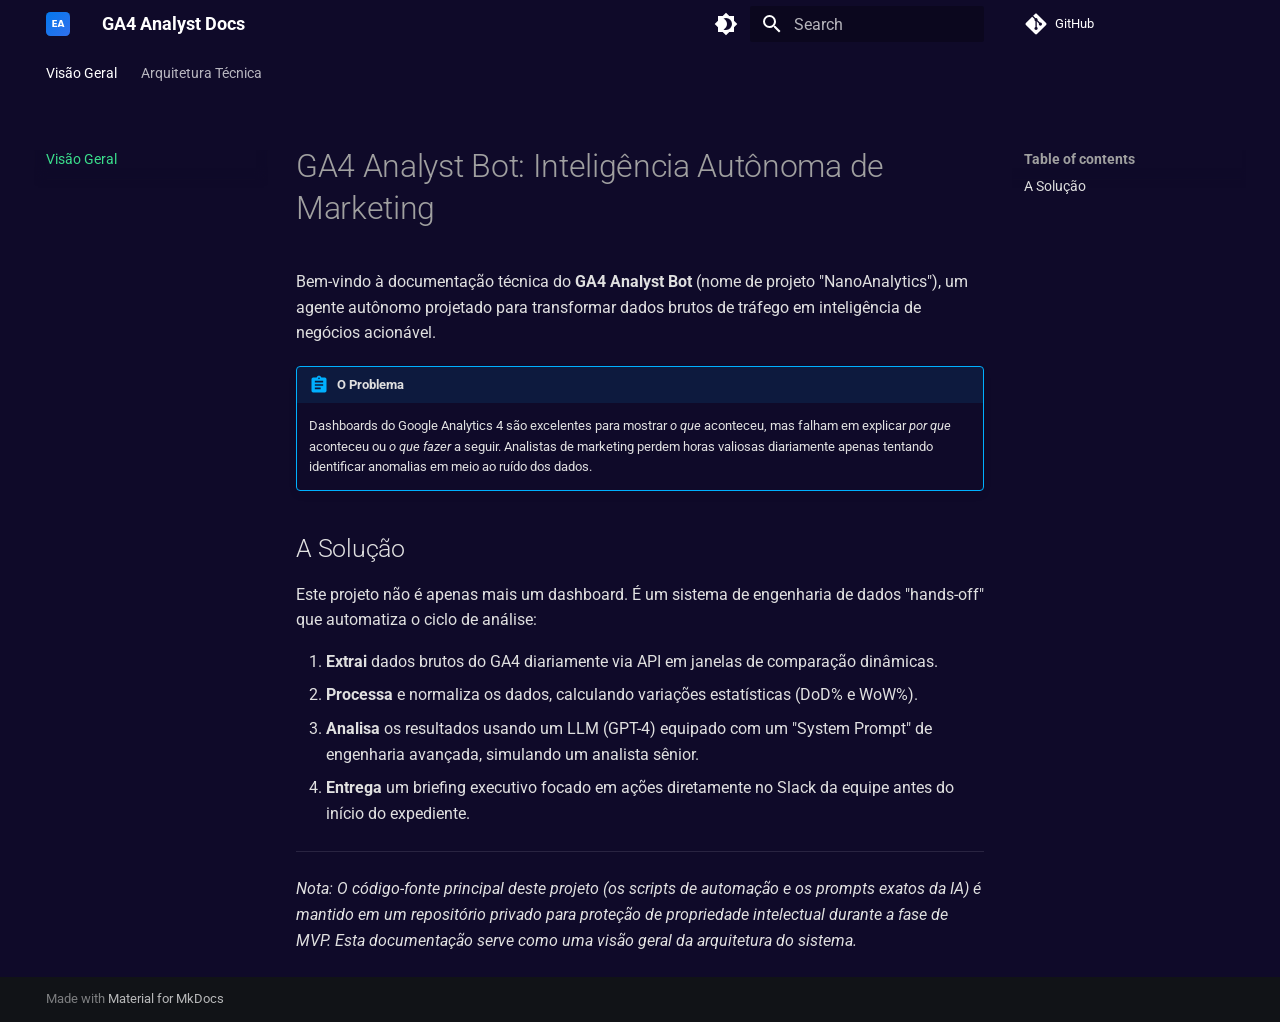
<file: index.html>
<!doctype html>
<html lang="en" class="no-js">
  <head>
    
      <meta charset="utf-8">
      <meta name="viewport" content="width=device-width,initial-scale=1">
      
        <meta name="description" content="Documentação técnica do agente autônomo de análise de dados para Google Analytics 4.">
      
      
        <meta name="author" content="Edson Andrade">
      
      
      
      
        <link rel="next" href="architecture/">
      
      
        
      
      
      <link rel="icon" href="assets/favicon_v3.svg">
      <meta name="generator" content="mkdocs-1.6.1, mkdocs-material-9.7.0">
    
    
      
        <title>GA4 Analyst Docs</title>
      
    
    
      <link rel="stylesheet" href="assets/stylesheets/main.618322db.min.css">
      
        
        <link rel="stylesheet" href="assets/stylesheets/palette.ab4e12ef.min.css">
      
      


    
    
      
    
    
      
        
        
        <link rel="preconnect" href="https://fonts.gstatic.com" crossorigin>
        <link rel="stylesheet" href="https://fonts.googleapis.com/css?family=Roboto:300,300i,400,400i,700,700i%7CRoboto+Mono:400,400i,700,700i&display=fallback">
        <style>:root{--md-text-font:"Roboto";--md-code-font:"Roboto Mono"}</style>
      
    
    
      <link rel="stylesheet" href="stylesheets/extra.css">
    
    <script>__md_scope=new URL(".",location),__md_hash=e=>[...e].reduce(((e,_)=>(e<<5)-e+_.charCodeAt(0)),0),__md_get=(e,_=localStorage,t=__md_scope)=>JSON.parse(_.getItem(t.pathname+"."+e)),__md_set=(e,_,t=localStorage,a=__md_scope)=>{try{t.setItem(a.pathname+"."+e,JSON.stringify(_))}catch(e){}}</script>
    
      

    
    
  </head>
  
  
    
    
      
    
    
    
    
    <body dir="ltr" data-md-color-scheme="slate" data-md-color-primary="custom" data-md-color-accent="custom">
  
    
    <input class="md-toggle" data-md-toggle="drawer" type="checkbox" id="__drawer" autocomplete="off">
    <input class="md-toggle" data-md-toggle="search" type="checkbox" id="__search" autocomplete="off">
    <label class="md-overlay" for="__drawer"></label>
    <div data-md-component="skip">
      
        
        <a href="#ga4-analyst-bot-inteligencia-autonoma-de-marketing" class="md-skip">
          Skip to content
        </a>
      
    </div>
    <div data-md-component="announce">
      
    </div>
    
    
      

<header class="md-header" data-md-component="header">
  <nav class="md-header__inner md-grid" aria-label="Header">
    <a href="." title="GA4 Analyst Docs" class="md-header__button md-logo" aria-label="GA4 Analyst Docs" data-md-component="logo">
      
  <img src="assets/favicon_2.svg" alt="logo">

    </a>
    <label class="md-header__button md-icon" for="__drawer">
      
      <svg xmlns="http://www.w3.org/2000/svg" viewBox="0 0 24 24"><path d="M3 6h18v2H3zm0 5h18v2H3zm0 5h18v2H3z"/></svg>
    </label>
    <div class="md-header__title" data-md-component="header-title">
      <div class="md-header__ellipsis">
        <div class="md-header__topic">
          <span class="md-ellipsis">
            GA4 Analyst Docs
          </span>
        </div>
        <div class="md-header__topic" data-md-component="header-topic">
          <span class="md-ellipsis">
            
              Visão Geral
            
          </span>
        </div>
      </div>
    </div>
    
      
        <form class="md-header__option" data-md-component="palette">
  
    
    
    
    <input class="md-option" data-md-color-media="" data-md-color-scheme="slate" data-md-color-primary="custom" data-md-color-accent="custom"  aria-label="Switch to light mode"  type="radio" name="__palette" id="__palette_0">
    
      <label class="md-header__button md-icon" title="Switch to light mode" for="__palette_1" hidden>
        <svg xmlns="http://www.w3.org/2000/svg" viewBox="0 0 24 24"><path d="M12 18c-.89 0-1.74-.2-2.5-.55C11.56 16.5 13 14.42 13 12s-1.44-4.5-3.5-5.45C10.26 6.2 11.11 6 12 6a6 6 0 0 1 6 6 6 6 0 0 1-6 6m8-9.31V4h-4.69L12 .69 8.69 4H4v4.69L.69 12 4 15.31V20h4.69L12 23.31 15.31 20H20v-4.69L23.31 12z"/></svg>
      </label>
    
  
    
    
    
    <input class="md-option" data-md-color-media="" data-md-color-scheme="default" data-md-color-primary="custom" data-md-color-accent="custom"  aria-label="Switch to dark mode"  type="radio" name="__palette" id="__palette_1">
    
      <label class="md-header__button md-icon" title="Switch to dark mode" for="__palette_0" hidden>
        <svg xmlns="http://www.w3.org/2000/svg" viewBox="0 0 24 24"><path d="M12 8a4 4 0 0 0-4 4 4 4 0 0 0 4 4 4 4 0 0 0 4-4 4 4 0 0 0-4-4m0 10a6 6 0 0 1-6-6 6 6 0 0 1 6-6 6 6 0 0 1 6 6 6 6 0 0 1-6 6m8-9.31V4h-4.69L12 .69 8.69 4H4v4.69L.69 12 4 15.31V20h4.69L12 23.31 15.31 20H20v-4.69L23.31 12z"/></svg>
      </label>
    
  
</form>
      
    
    
      <script>var palette=__md_get("__palette");if(palette&&palette.color){if("(prefers-color-scheme)"===palette.color.media){var media=matchMedia("(prefers-color-scheme: light)"),input=document.querySelector(media.matches?"[data-md-color-media='(prefers-color-scheme: light)']":"[data-md-color-media='(prefers-color-scheme: dark)']");palette.color.media=input.getAttribute("data-md-color-media"),palette.color.scheme=input.getAttribute("data-md-color-scheme"),palette.color.primary=input.getAttribute("data-md-color-primary"),palette.color.accent=input.getAttribute("data-md-color-accent")}for(var[key,value]of Object.entries(palette.color))document.body.setAttribute("data-md-color-"+key,value)}</script>
    
    
    
      
      
        <label class="md-header__button md-icon" for="__search">
          
          <svg xmlns="http://www.w3.org/2000/svg" viewBox="0 0 24 24"><path d="M9.5 3A6.5 6.5 0 0 1 16 9.5c0 1.61-.59 3.09-1.56 4.23l.27.27h.79l5 5-1.5 1.5-5-5v-.79l-.27-.27A6.52 6.52 0 0 1 9.5 16 6.5 6.5 0 0 1 3 9.5 6.5 6.5 0 0 1 9.5 3m0 2C7 5 5 7 5 9.5S7 14 9.5 14 14 12 14 9.5 12 5 9.5 5"/></svg>
        </label>
        <div class="md-search" data-md-component="search" role="dialog">
  <label class="md-search__overlay" for="__search"></label>
  <div class="md-search__inner" role="search">
    <form class="md-search__form" name="search">
      <input type="text" class="md-search__input" name="query" aria-label="Search" placeholder="Search" autocapitalize="off" autocorrect="off" autocomplete="off" spellcheck="false" data-md-component="search-query" required>
      <label class="md-search__icon md-icon" for="__search">
        
        <svg xmlns="http://www.w3.org/2000/svg" viewBox="0 0 24 24"><path d="M9.5 3A6.5 6.5 0 0 1 16 9.5c0 1.61-.59 3.09-1.56 4.23l.27.27h.79l5 5-1.5 1.5-5-5v-.79l-.27-.27A6.52 6.52 0 0 1 9.5 16 6.5 6.5 0 0 1 3 9.5 6.5 6.5 0 0 1 9.5 3m0 2C7 5 5 7 5 9.5S7 14 9.5 14 14 12 14 9.5 12 5 9.5 5"/></svg>
        
        <svg xmlns="http://www.w3.org/2000/svg" viewBox="0 0 24 24"><path d="M20 11v2H8l5.5 5.5-1.42 1.42L4.16 12l7.92-7.92L13.5 5.5 8 11z"/></svg>
      </label>
      <nav class="md-search__options" aria-label="Search">
        
        <button type="reset" class="md-search__icon md-icon" title="Clear" aria-label="Clear" tabindex="-1">
          
          <svg xmlns="http://www.w3.org/2000/svg" viewBox="0 0 24 24"><path d="M19 6.41 17.59 5 12 10.59 6.41 5 5 6.41 10.59 12 5 17.59 6.41 19 12 13.41 17.59 19 19 17.59 13.41 12z"/></svg>
        </button>
      </nav>
      
    </form>
    <div class="md-search__output">
      <div class="md-search__scrollwrap" tabindex="0" data-md-scrollfix>
        <div class="md-search-result" data-md-component="search-result">
          <div class="md-search-result__meta">
            Initializing search
          </div>
          <ol class="md-search-result__list" role="presentation"></ol>
        </div>
      </div>
    </div>
  </div>
</div>
      
    
    
      <div class="md-header__source">
        <a href="https://github.com/edson-github/ga4-analyst-docs" title="Go to repository" class="md-source" data-md-component="source">
  <div class="md-source__icon md-icon">
    
    <svg xmlns="http://www.w3.org/2000/svg" viewBox="0 0 448 512"><!--! Font Awesome Free 7.1.0 by @fontawesome - https://fontawesome.com License - https://fontawesome.com/license/free (Icons: CC BY 4.0, Fonts: SIL OFL 1.1, Code: MIT License) Copyright 2025 Fonticons, Inc.--><path d="M439.6 236.1 244 40.5c-5.4-5.5-12.8-8.5-20.4-8.5s-15 3-20.4 8.4L162.5 81l51.5 51.5c27.1-9.1 52.7 16.8 43.4 43.7l49.7 49.7c34.2-11.8 61.2 31 35.5 56.7-26.5 26.5-70.2-2.9-56-37.3L240.3 199v121.9c25.3 12.5 22.3 41.8 9.1 55-6.4 6.4-15.2 10.1-24.3 10.1s-17.8-3.6-24.3-10.1c-17.6-17.6-11.1-46.9 11.2-56v-123c-20.8-8.5-24.6-30.7-18.6-45L142.6 101 8.5 235.1C3 240.6 0 247.9 0 255.5s3 15 8.5 20.4l195.6 195.7c5.4 5.4 12.7 8.4 20.4 8.4s15-3 20.4-8.4l194.7-194.7c5.4-5.4 8.4-12.8 8.4-20.4s-3-15-8.4-20.4"/></svg>
  </div>
  <div class="md-source__repository">
    GitHub
  </div>
</a>
      </div>
    
  </nav>
  
</header>
    
    <div class="md-container" data-md-component="container">
      
      
        
          
            
<nav class="md-tabs" aria-label="Tabs" data-md-component="tabs">
  <div class="md-grid">
    <ul class="md-tabs__list">
      
        
  
  
  
    
  
  
    <li class="md-tabs__item md-tabs__item--active">
      <a href="." class="md-tabs__link">
        
  
  
    
  
  Visão Geral

      </a>
    </li>
  

      
        
  
  
  
  
    <li class="md-tabs__item">
      <a href="architecture/" class="md-tabs__link">
        
  
  
    
  
  Arquitetura Técnica

      </a>
    </li>
  

      
    </ul>
  </div>
</nav>
          
        
      
      <main class="md-main" data-md-component="main">
        <div class="md-main__inner md-grid">
          
            
              
              <div class="md-sidebar md-sidebar--primary" data-md-component="sidebar" data-md-type="navigation" >
                <div class="md-sidebar__scrollwrap">
                  <div class="md-sidebar__inner">
                    


  


<nav class="md-nav md-nav--primary md-nav--lifted" aria-label="Navigation" data-md-level="0">
  <label class="md-nav__title" for="__drawer">
    <a href="." title="GA4 Analyst Docs" class="md-nav__button md-logo" aria-label="GA4 Analyst Docs" data-md-component="logo">
      
  <img src="assets/favicon_2.svg" alt="logo">

    </a>
    GA4 Analyst Docs
  </label>
  
    <div class="md-nav__source">
      <a href="https://github.com/edson-github/ga4-analyst-docs" title="Go to repository" class="md-source" data-md-component="source">
  <div class="md-source__icon md-icon">
    
    <svg xmlns="http://www.w3.org/2000/svg" viewBox="0 0 448 512"><!--! Font Awesome Free 7.1.0 by @fontawesome - https://fontawesome.com License - https://fontawesome.com/license/free (Icons: CC BY 4.0, Fonts: SIL OFL 1.1, Code: MIT License) Copyright 2025 Fonticons, Inc.--><path d="M439.6 236.1 244 40.5c-5.4-5.5-12.8-8.5-20.4-8.5s-15 3-20.4 8.4L162.5 81l51.5 51.5c27.1-9.1 52.7 16.8 43.4 43.7l49.7 49.7c34.2-11.8 61.2 31 35.5 56.7-26.5 26.5-70.2-2.9-56-37.3L240.3 199v121.9c25.3 12.5 22.3 41.8 9.1 55-6.4 6.4-15.2 10.1-24.3 10.1s-17.8-3.6-24.3-10.1c-17.6-17.6-11.1-46.9 11.2-56v-123c-20.8-8.5-24.6-30.7-18.6-45L142.6 101 8.5 235.1C3 240.6 0 247.9 0 255.5s3 15 8.5 20.4l195.6 195.7c5.4 5.4 12.7 8.4 20.4 8.4s15-3 20.4-8.4l194.7-194.7c5.4-5.4 8.4-12.8 8.4-20.4s-3-15-8.4-20.4"/></svg>
  </div>
  <div class="md-source__repository">
    GitHub
  </div>
</a>
    </div>
  
  <ul class="md-nav__list" data-md-scrollfix>
    
      
      
  
  
    
  
  
  
    <li class="md-nav__item md-nav__item--active">
      
      <input class="md-nav__toggle md-toggle" type="checkbox" id="__toc">
      
      
        
      
      
        <label class="md-nav__link md-nav__link--active" for="__toc">
          
  
  
  <span class="md-ellipsis">
    
  
    Visão Geral
  

    
  </span>
  
  

          <span class="md-nav__icon md-icon"></span>
        </label>
      
      <a href="." class="md-nav__link md-nav__link--active">
        
  
  
  <span class="md-ellipsis">
    
  
    Visão Geral
  

    
  </span>
  
  

      </a>
      
        

<nav class="md-nav md-nav--secondary" aria-label="Table of contents">
  
  
  
    
  
  
    <label class="md-nav__title" for="__toc">
      <span class="md-nav__icon md-icon"></span>
      Table of contents
    </label>
    <ul class="md-nav__list" data-md-component="toc" data-md-scrollfix>
      
        <li class="md-nav__item">
  <a href="#a-solucao" class="md-nav__link">
    <span class="md-ellipsis">
      
        A Solução
      
    </span>
  </a>
  
</li>
      
    </ul>
  
</nav>
      
    </li>
  

    
      
      
  
  
  
  
    <li class="md-nav__item">
      <a href="architecture/" class="md-nav__link">
        
  
  
  <span class="md-ellipsis">
    
  
    Arquitetura Técnica
  

    
  </span>
  
  

      </a>
    </li>
  

    
  </ul>
</nav>
                  </div>
                </div>
              </div>
            
            
              
              <div class="md-sidebar md-sidebar--secondary" data-md-component="sidebar" data-md-type="toc" >
                <div class="md-sidebar__scrollwrap">
                  <div class="md-sidebar__inner">
                    

<nav class="md-nav md-nav--secondary" aria-label="Table of contents">
  
  
  
    
  
  
    <label class="md-nav__title" for="__toc">
      <span class="md-nav__icon md-icon"></span>
      Table of contents
    </label>
    <ul class="md-nav__list" data-md-component="toc" data-md-scrollfix>
      
        <li class="md-nav__item">
  <a href="#a-solucao" class="md-nav__link">
    <span class="md-ellipsis">
      
        A Solução
      
    </span>
  </a>
  
</li>
      
    </ul>
  
</nav>
                  </div>
                </div>
              </div>
            
          
          
            <div class="md-content" data-md-component="content">
              
              <article class="md-content__inner md-typeset">
                
                  


  
  


<h1 id="ga4-analyst-bot-inteligencia-autonoma-de-marketing">GA4 Analyst Bot: Inteligência Autônoma de Marketing</h1>
<p>Bem-vindo à documentação técnica do <strong>GA4 Analyst Bot</strong> (nome de projeto "NanoAnalytics"), um agente autônomo projetado para transformar dados brutos de tráfego em inteligência de negócios acionável.</p>
<div class="admonition abstract">
<p class="admonition-title">O Problema</p>
<p>Dashboards do Google Analytics 4 são excelentes para mostrar <em>o que</em> aconteceu, mas falham em explicar <em>por que</em> aconteceu ou <em>o que fazer</em> a seguir. Analistas de marketing perdem horas valiosas diariamente apenas tentando identificar anomalias em meio ao ruído dos dados.</p>
</div>
<h2 id="a-solucao">A Solução</h2>
<p>Este projeto não é apenas mais um dashboard. É um sistema de engenharia de dados "hands-off" que automatiza o ciclo de análise:</p>
<ol>
<li><strong>Extrai</strong> dados brutos do GA4 diariamente via API em janelas de comparação dinâmicas.</li>
<li><strong>Processa</strong> e normaliza os dados, calculando variações estatísticas (DoD% e WoW%).</li>
<li><strong>Analisa</strong> os resultados usando um LLM (GPT-4) equipado com um "System Prompt" de engenharia avançada, simulando um analista sênior.</li>
<li><strong>Entrega</strong> um briefing executivo focado em ações diretamente no Slack da equipe antes do início do expediente.</li>
</ol>
<hr />
<p><em>Nota: O código-fonte principal deste projeto (os scripts de automação e os prompts exatos da IA) é mantido em um repositório privado para proteção de propriedade intelectual durante a fase de MVP. Esta documentação serve como uma visão geral da arquitetura do sistema.</em></p>












                
              </article>
            </div>
          
          
<script>var target=document.getElementById(location.hash.slice(1));target&&target.name&&(target.checked=target.name.startsWith("__tabbed_"))</script>
        </div>
        
          <button type="button" class="md-top md-icon" data-md-component="top" hidden>
  
  <svg xmlns="http://www.w3.org/2000/svg" viewBox="0 0 24 24"><path d="M13 20h-2V8l-5.5 5.5-1.42-1.42L12 4.16l7.92 7.92-1.42 1.42L13 8z"/></svg>
  Back to top
</button>
        
      </main>
      
        <footer class="md-footer">
  
  <div class="md-footer-meta md-typeset">
    <div class="md-footer-meta__inner md-grid">
      <div class="md-copyright">
  
  
    Made with
    <a href="https://squidfunk.github.io/mkdocs-material/" target="_blank" rel="noopener">
      Material for MkDocs
    </a>
  
</div>
      
    </div>
  </div>
</footer>
      
    </div>
    <div class="md-dialog" data-md-component="dialog">
      <div class="md-dialog__inner md-typeset"></div>
    </div>
    
    
    
      
      
      <script id="__config" type="application/json">{"annotate": null, "base": ".", "features": ["navigation.tabs", "navigation.sections", "navigation.top", "content.code.copy", "toc.follow"], "search": "assets/javascripts/workers/search.7a47a382.min.js", "tags": null, "translations": {"clipboard.copied": "Copied to clipboard", "clipboard.copy": "Copy to clipboard", "search.result.more.one": "1 more on this page", "search.result.more.other": "# more on this page", "search.result.none": "No matching documents", "search.result.one": "1 matching document", "search.result.other": "# matching documents", "search.result.placeholder": "Type to start searching", "search.result.term.missing": "Missing", "select.version": "Select version"}, "version": null}</script>
    
    
      <script src="assets/javascripts/bundle.e71a0d61.min.js"></script>
      
    
  </body>
</html>
</file>
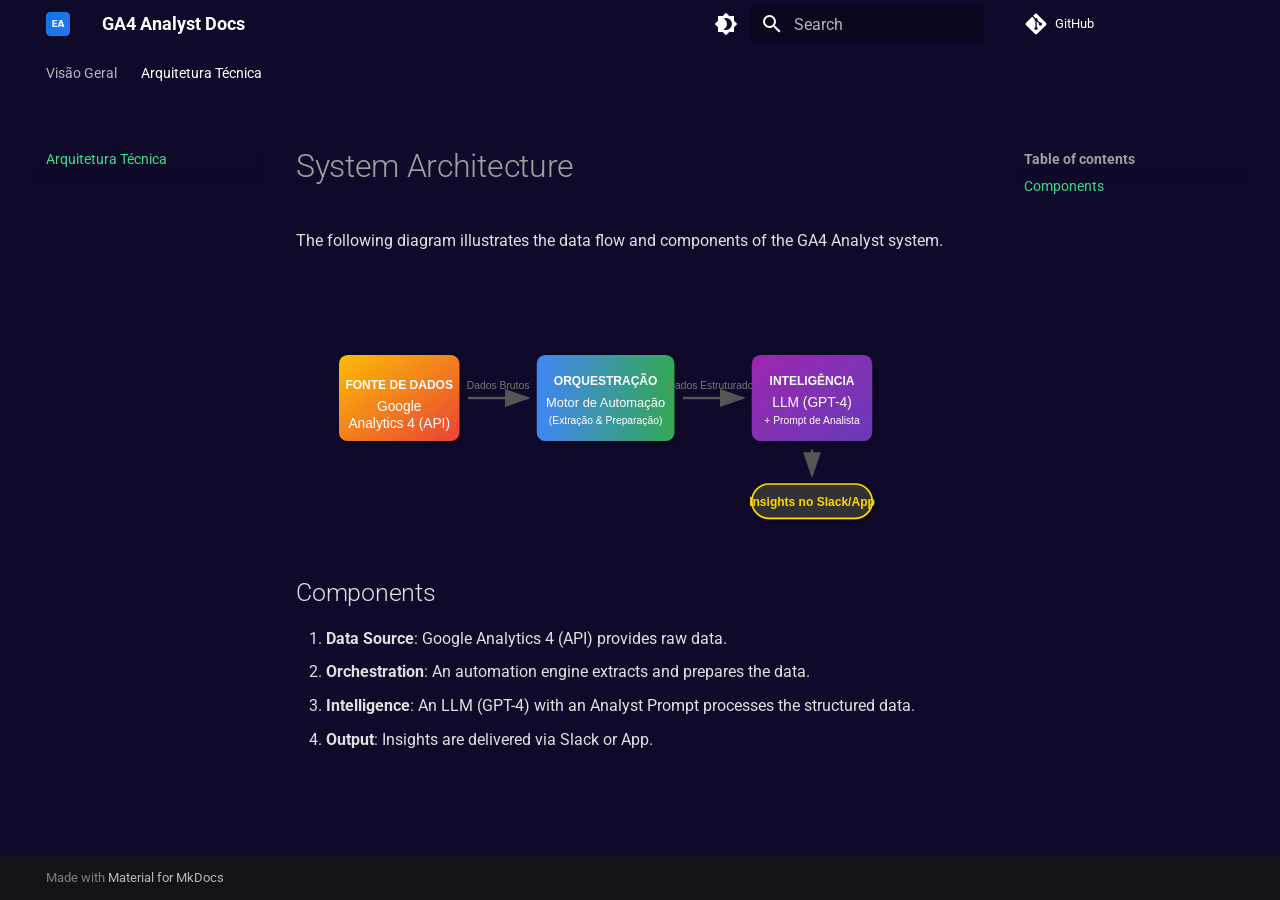
<file: architecture/index.html>
<!doctype html>
<html lang="en" class="no-js">
  <head>
    
      <meta charset="utf-8">
      <meta name="viewport" content="width=device-width,initial-scale=1">
      
        <meta name="description" content="Documentação técnica do agente autônomo de análise de dados para Google Analytics 4.">
      
      
        <meta name="author" content="Edson Andrade">
      
      
      
        <link rel="prev" href="..">
      
      
      
        
      
      
      <link rel="icon" href="../assets/favicon_v3.svg">
      <meta name="generator" content="mkdocs-1.6.1, mkdocs-material-9.7.0">
    
    
      
        <title>Arquitetura Técnica - GA4 Analyst Docs</title>
      
    
    
      <link rel="stylesheet" href="../assets/stylesheets/main.618322db.min.css">
      
        
        <link rel="stylesheet" href="../assets/stylesheets/palette.ab4e12ef.min.css">
      
      


    
    
      
    
    
      
        
        
        <link rel="preconnect" href="https://fonts.gstatic.com" crossorigin>
        <link rel="stylesheet" href="https://fonts.googleapis.com/css?family=Roboto:300,300i,400,400i,700,700i%7CRoboto+Mono:400,400i,700,700i&display=fallback">
        <style>:root{--md-text-font:"Roboto";--md-code-font:"Roboto Mono"}</style>
      
    
    
      <link rel="stylesheet" href="../stylesheets/extra.css">
    
    <script>__md_scope=new URL("..",location),__md_hash=e=>[...e].reduce(((e,_)=>(e<<5)-e+_.charCodeAt(0)),0),__md_get=(e,_=localStorage,t=__md_scope)=>JSON.parse(_.getItem(t.pathname+"."+e)),__md_set=(e,_,t=localStorage,a=__md_scope)=>{try{t.setItem(a.pathname+"."+e,JSON.stringify(_))}catch(e){}}</script>
    
      

    
    
  </head>
  
  
    
    
      
    
    
    
    
    <body dir="ltr" data-md-color-scheme="slate" data-md-color-primary="custom" data-md-color-accent="custom">
  
    
    <input class="md-toggle" data-md-toggle="drawer" type="checkbox" id="__drawer" autocomplete="off">
    <input class="md-toggle" data-md-toggle="search" type="checkbox" id="__search" autocomplete="off">
    <label class="md-overlay" for="__drawer"></label>
    <div data-md-component="skip">
      
        
        <a href="#system-architecture" class="md-skip">
          Skip to content
        </a>
      
    </div>
    <div data-md-component="announce">
      
    </div>
    
    
      

<header class="md-header" data-md-component="header">
  <nav class="md-header__inner md-grid" aria-label="Header">
    <a href=".." title="GA4 Analyst Docs" class="md-header__button md-logo" aria-label="GA4 Analyst Docs" data-md-component="logo">
      
  <img src="../assets/favicon_2.svg" alt="logo">

    </a>
    <label class="md-header__button md-icon" for="__drawer">
      
      <svg xmlns="http://www.w3.org/2000/svg" viewBox="0 0 24 24"><path d="M3 6h18v2H3zm0 5h18v2H3zm0 5h18v2H3z"/></svg>
    </label>
    <div class="md-header__title" data-md-component="header-title">
      <div class="md-header__ellipsis">
        <div class="md-header__topic">
          <span class="md-ellipsis">
            GA4 Analyst Docs
          </span>
        </div>
        <div class="md-header__topic" data-md-component="header-topic">
          <span class="md-ellipsis">
            
              Arquitetura Técnica
            
          </span>
        </div>
      </div>
    </div>
    
      
        <form class="md-header__option" data-md-component="palette">
  
    
    
    
    <input class="md-option" data-md-color-media="" data-md-color-scheme="slate" data-md-color-primary="custom" data-md-color-accent="custom"  aria-label="Switch to light mode"  type="radio" name="__palette" id="__palette_0">
    
      <label class="md-header__button md-icon" title="Switch to light mode" for="__palette_1" hidden>
        <svg xmlns="http://www.w3.org/2000/svg" viewBox="0 0 24 24"><path d="M12 18c-.89 0-1.74-.2-2.5-.55C11.56 16.5 13 14.42 13 12s-1.44-4.5-3.5-5.45C10.26 6.2 11.11 6 12 6a6 6 0 0 1 6 6 6 6 0 0 1-6 6m8-9.31V4h-4.69L12 .69 8.69 4H4v4.69L.69 12 4 15.31V20h4.69L12 23.31 15.31 20H20v-4.69L23.31 12z"/></svg>
      </label>
    
  
    
    
    
    <input class="md-option" data-md-color-media="" data-md-color-scheme="default" data-md-color-primary="custom" data-md-color-accent="custom"  aria-label="Switch to dark mode"  type="radio" name="__palette" id="__palette_1">
    
      <label class="md-header__button md-icon" title="Switch to dark mode" for="__palette_0" hidden>
        <svg xmlns="http://www.w3.org/2000/svg" viewBox="0 0 24 24"><path d="M12 8a4 4 0 0 0-4 4 4 4 0 0 0 4 4 4 4 0 0 0 4-4 4 4 0 0 0-4-4m0 10a6 6 0 0 1-6-6 6 6 0 0 1 6-6 6 6 0 0 1 6 6 6 6 0 0 1-6 6m8-9.31V4h-4.69L12 .69 8.69 4H4v4.69L.69 12 4 15.31V20h4.69L12 23.31 15.31 20H20v-4.69L23.31 12z"/></svg>
      </label>
    
  
</form>
      
    
    
      <script>var palette=__md_get("__palette");if(palette&&palette.color){if("(prefers-color-scheme)"===palette.color.media){var media=matchMedia("(prefers-color-scheme: light)"),input=document.querySelector(media.matches?"[data-md-color-media='(prefers-color-scheme: light)']":"[data-md-color-media='(prefers-color-scheme: dark)']");palette.color.media=input.getAttribute("data-md-color-media"),palette.color.scheme=input.getAttribute("data-md-color-scheme"),palette.color.primary=input.getAttribute("data-md-color-primary"),palette.color.accent=input.getAttribute("data-md-color-accent")}for(var[key,value]of Object.entries(palette.color))document.body.setAttribute("data-md-color-"+key,value)}</script>
    
    
    
      
      
        <label class="md-header__button md-icon" for="__search">
          
          <svg xmlns="http://www.w3.org/2000/svg" viewBox="0 0 24 24"><path d="M9.5 3A6.5 6.5 0 0 1 16 9.5c0 1.61-.59 3.09-1.56 4.23l.27.27h.79l5 5-1.5 1.5-5-5v-.79l-.27-.27A6.52 6.52 0 0 1 9.5 16 6.5 6.5 0 0 1 3 9.5 6.5 6.5 0 0 1 9.5 3m0 2C7 5 5 7 5 9.5S7 14 9.5 14 14 12 14 9.5 12 5 9.5 5"/></svg>
        </label>
        <div class="md-search" data-md-component="search" role="dialog">
  <label class="md-search__overlay" for="__search"></label>
  <div class="md-search__inner" role="search">
    <form class="md-search__form" name="search">
      <input type="text" class="md-search__input" name="query" aria-label="Search" placeholder="Search" autocapitalize="off" autocorrect="off" autocomplete="off" spellcheck="false" data-md-component="search-query" required>
      <label class="md-search__icon md-icon" for="__search">
        
        <svg xmlns="http://www.w3.org/2000/svg" viewBox="0 0 24 24"><path d="M9.5 3A6.5 6.5 0 0 1 16 9.5c0 1.61-.59 3.09-1.56 4.23l.27.27h.79l5 5-1.5 1.5-5-5v-.79l-.27-.27A6.52 6.52 0 0 1 9.5 16 6.5 6.5 0 0 1 3 9.5 6.5 6.5 0 0 1 9.5 3m0 2C7 5 5 7 5 9.5S7 14 9.5 14 14 12 14 9.5 12 5 9.5 5"/></svg>
        
        <svg xmlns="http://www.w3.org/2000/svg" viewBox="0 0 24 24"><path d="M20 11v2H8l5.5 5.5-1.42 1.42L4.16 12l7.92-7.92L13.5 5.5 8 11z"/></svg>
      </label>
      <nav class="md-search__options" aria-label="Search">
        
        <button type="reset" class="md-search__icon md-icon" title="Clear" aria-label="Clear" tabindex="-1">
          
          <svg xmlns="http://www.w3.org/2000/svg" viewBox="0 0 24 24"><path d="M19 6.41 17.59 5 12 10.59 6.41 5 5 6.41 10.59 12 5 17.59 6.41 19 12 13.41 17.59 19 19 17.59 13.41 12z"/></svg>
        </button>
      </nav>
      
    </form>
    <div class="md-search__output">
      <div class="md-search__scrollwrap" tabindex="0" data-md-scrollfix>
        <div class="md-search-result" data-md-component="search-result">
          <div class="md-search-result__meta">
            Initializing search
          </div>
          <ol class="md-search-result__list" role="presentation"></ol>
        </div>
      </div>
    </div>
  </div>
</div>
      
    
    
      <div class="md-header__source">
        <a href="https://github.com/edson-github/ga4-analyst-docs" title="Go to repository" class="md-source" data-md-component="source">
  <div class="md-source__icon md-icon">
    
    <svg xmlns="http://www.w3.org/2000/svg" viewBox="0 0 448 512"><!--! Font Awesome Free 7.1.0 by @fontawesome - https://fontawesome.com License - https://fontawesome.com/license/free (Icons: CC BY 4.0, Fonts: SIL OFL 1.1, Code: MIT License) Copyright 2025 Fonticons, Inc.--><path d="M439.6 236.1 244 40.5c-5.4-5.5-12.8-8.5-20.4-8.5s-15 3-20.4 8.4L162.5 81l51.5 51.5c27.1-9.1 52.7 16.8 43.4 43.7l49.7 49.7c34.2-11.8 61.2 31 35.5 56.7-26.5 26.5-70.2-2.9-56-37.3L240.3 199v121.9c25.3 12.5 22.3 41.8 9.1 55-6.4 6.4-15.2 10.1-24.3 10.1s-17.8-3.6-24.3-10.1c-17.6-17.6-11.1-46.9 11.2-56v-123c-20.8-8.5-24.6-30.7-18.6-45L142.6 101 8.5 235.1C3 240.6 0 247.9 0 255.5s3 15 8.5 20.4l195.6 195.7c5.4 5.4 12.7 8.4 20.4 8.4s15-3 20.4-8.4l194.7-194.7c5.4-5.4 8.4-12.8 8.4-20.4s-3-15-8.4-20.4"/></svg>
  </div>
  <div class="md-source__repository">
    GitHub
  </div>
</a>
      </div>
    
  </nav>
  
</header>
    
    <div class="md-container" data-md-component="container">
      
      
        
          
            
<nav class="md-tabs" aria-label="Tabs" data-md-component="tabs">
  <div class="md-grid">
    <ul class="md-tabs__list">
      
        
  
  
  
  
    <li class="md-tabs__item">
      <a href=".." class="md-tabs__link">
        
  
  
    
  
  Visão Geral

      </a>
    </li>
  

      
        
  
  
  
    
  
  
    <li class="md-tabs__item md-tabs__item--active">
      <a href="./" class="md-tabs__link">
        
  
  
    
  
  Arquitetura Técnica

      </a>
    </li>
  

      
    </ul>
  </div>
</nav>
          
        
      
      <main class="md-main" data-md-component="main">
        <div class="md-main__inner md-grid">
          
            
              
              <div class="md-sidebar md-sidebar--primary" data-md-component="sidebar" data-md-type="navigation" >
                <div class="md-sidebar__scrollwrap">
                  <div class="md-sidebar__inner">
                    


  


<nav class="md-nav md-nav--primary md-nav--lifted" aria-label="Navigation" data-md-level="0">
  <label class="md-nav__title" for="__drawer">
    <a href=".." title="GA4 Analyst Docs" class="md-nav__button md-logo" aria-label="GA4 Analyst Docs" data-md-component="logo">
      
  <img src="../assets/favicon_2.svg" alt="logo">

    </a>
    GA4 Analyst Docs
  </label>
  
    <div class="md-nav__source">
      <a href="https://github.com/edson-github/ga4-analyst-docs" title="Go to repository" class="md-source" data-md-component="source">
  <div class="md-source__icon md-icon">
    
    <svg xmlns="http://www.w3.org/2000/svg" viewBox="0 0 448 512"><!--! Font Awesome Free 7.1.0 by @fontawesome - https://fontawesome.com License - https://fontawesome.com/license/free (Icons: CC BY 4.0, Fonts: SIL OFL 1.1, Code: MIT License) Copyright 2025 Fonticons, Inc.--><path d="M439.6 236.1 244 40.5c-5.4-5.5-12.8-8.5-20.4-8.5s-15 3-20.4 8.4L162.5 81l51.5 51.5c27.1-9.1 52.7 16.8 43.4 43.7l49.7 49.7c34.2-11.8 61.2 31 35.5 56.7-26.5 26.5-70.2-2.9-56-37.3L240.3 199v121.9c25.3 12.5 22.3 41.8 9.1 55-6.4 6.4-15.2 10.1-24.3 10.1s-17.8-3.6-24.3-10.1c-17.6-17.6-11.1-46.9 11.2-56v-123c-20.8-8.5-24.6-30.7-18.6-45L142.6 101 8.5 235.1C3 240.6 0 247.9 0 255.5s3 15 8.5 20.4l195.6 195.7c5.4 5.4 12.7 8.4 20.4 8.4s15-3 20.4-8.4l194.7-194.7c5.4-5.4 8.4-12.8 8.4-20.4s-3-15-8.4-20.4"/></svg>
  </div>
  <div class="md-source__repository">
    GitHub
  </div>
</a>
    </div>
  
  <ul class="md-nav__list" data-md-scrollfix>
    
      
      
  
  
  
  
    <li class="md-nav__item">
      <a href=".." class="md-nav__link">
        
  
  
  <span class="md-ellipsis">
    
  
    Visão Geral
  

    
  </span>
  
  

      </a>
    </li>
  

    
      
      
  
  
    
  
  
  
    <li class="md-nav__item md-nav__item--active">
      
      <input class="md-nav__toggle md-toggle" type="checkbox" id="__toc">
      
      
        
      
      
        <label class="md-nav__link md-nav__link--active" for="__toc">
          
  
  
  <span class="md-ellipsis">
    
  
    Arquitetura Técnica
  

    
  </span>
  
  

          <span class="md-nav__icon md-icon"></span>
        </label>
      
      <a href="./" class="md-nav__link md-nav__link--active">
        
  
  
  <span class="md-ellipsis">
    
  
    Arquitetura Técnica
  

    
  </span>
  
  

      </a>
      
        

<nav class="md-nav md-nav--secondary" aria-label="Table of contents">
  
  
  
    
  
  
    <label class="md-nav__title" for="__toc">
      <span class="md-nav__icon md-icon"></span>
      Table of contents
    </label>
    <ul class="md-nav__list" data-md-component="toc" data-md-scrollfix>
      
        <li class="md-nav__item">
  <a href="#components" class="md-nav__link">
    <span class="md-ellipsis">
      
        Components
      
    </span>
  </a>
  
</li>
      
    </ul>
  
</nav>
      
    </li>
  

    
  </ul>
</nav>
                  </div>
                </div>
              </div>
            
            
              
              <div class="md-sidebar md-sidebar--secondary" data-md-component="sidebar" data-md-type="toc" >
                <div class="md-sidebar__scrollwrap">
                  <div class="md-sidebar__inner">
                    

<nav class="md-nav md-nav--secondary" aria-label="Table of contents">
  
  
  
    
  
  
    <label class="md-nav__title" for="__toc">
      <span class="md-nav__icon md-icon"></span>
      Table of contents
    </label>
    <ul class="md-nav__list" data-md-component="toc" data-md-scrollfix>
      
        <li class="md-nav__item">
  <a href="#components" class="md-nav__link">
    <span class="md-ellipsis">
      
        Components
      
    </span>
  </a>
  
</li>
      
    </ul>
  
</nav>
                  </div>
                </div>
              </div>
            
          
          
            <div class="md-content" data-md-component="content">
              
              <article class="md-content__inner md-typeset">
                
                  


  
  


<h1 id="system-architecture">System Architecture</h1>
<p>The following diagram illustrates the data flow and components of the GA4 Analyst system.</p>
<p><img alt="Architecture Diagram" src="../images/architecture-diagram.svg" /></p>
<h2 id="components">Components</h2>
<ol>
<li><strong>Data Source</strong>: Google Analytics 4 (API) provides raw data.</li>
<li><strong>Orchestration</strong>: An automation engine extracts and prepares the data.</li>
<li><strong>Intelligence</strong>: An LLM (GPT-4) with an Analyst Prompt processes the structured data.</li>
<li><strong>Output</strong>: Insights are delivered via Slack or App.</li>
</ol>












                
              </article>
            </div>
          
          
<script>var target=document.getElementById(location.hash.slice(1));target&&target.name&&(target.checked=target.name.startsWith("__tabbed_"))</script>
        </div>
        
          <button type="button" class="md-top md-icon" data-md-component="top" hidden>
  
  <svg xmlns="http://www.w3.org/2000/svg" viewBox="0 0 24 24"><path d="M13 20h-2V8l-5.5 5.5-1.42-1.42L12 4.16l7.92 7.92-1.42 1.42L13 8z"/></svg>
  Back to top
</button>
        
      </main>
      
        <footer class="md-footer">
  
  <div class="md-footer-meta md-typeset">
    <div class="md-footer-meta__inner md-grid">
      <div class="md-copyright">
  
  
    Made with
    <a href="https://squidfunk.github.io/mkdocs-material/" target="_blank" rel="noopener">
      Material for MkDocs
    </a>
  
</div>
      
    </div>
  </div>
</footer>
      
    </div>
    <div class="md-dialog" data-md-component="dialog">
      <div class="md-dialog__inner md-typeset"></div>
    </div>
    
    
    
      
      
      <script id="__config" type="application/json">{"annotate": null, "base": "..", "features": ["navigation.tabs", "navigation.sections", "navigation.top", "content.code.copy", "toc.follow"], "search": "../assets/javascripts/workers/search.7a47a382.min.js", "tags": null, "translations": {"clipboard.copied": "Copied to clipboard", "clipboard.copy": "Copy to clipboard", "search.result.more.one": "1 more on this page", "search.result.more.other": "# more on this page", "search.result.none": "No matching documents", "search.result.one": "1 matching document", "search.result.other": "# matching documents", "search.result.placeholder": "Type to start searching", "search.result.term.missing": "Missing", "select.version": "Select version"}, "version": null}</script>
    
    
      <script src="../assets/javascripts/bundle.e71a0d61.min.js"></script>
      
    
  </body>
</html>
</file>
<file: stylesheets/extra.css>
:root {
  --md-primary-fg-color:        #0F0A29;
  --md-primary-fg-color--light: #1A1245;
  --md-primary-fg-color--dark:  #080517;
  --md-accent-fg-color:         #3BDD8C;
}

[data-md-color-scheme="slate"] {
  --md-default-bg-color:        #0F0A29;
  --md-default-fg-color:        #E0E0E0;
  --md-default-fg-color--light: #A0A0A0;
  --md-default-fg-color--lighter:#606060;
  
  /* Header background */
  --md-primary-fg-color:        #0F0A29;
  
  /* Accent color (Green) */
  --md-accent-fg-color:         #3BDD8C;
  
  /* Links */
  --md-typeset-a-color:         #3BDD8C;
  
  /* Code blocks */
  --md-code-bg-color:           #151035;
}

/* Force header to be dark even in light mode if desired, but for now just slate */
.md-header {
  background-color: #0F0A29 !important;
}

/* Custom button style to match the green button */
.md-button--primary {
  background-color: #3BDD8C !important;
  color: #0F0A29 !important;
  font-weight: bold;
}
</file>
<file: assets/stylesheets/main.618322db.min.css>
@charset "UTF-8";html{-webkit-text-size-adjust:none;-moz-text-size-adjust:none;text-size-adjust:none;box-sizing:border-box}*,:after,:before{box-sizing:inherit}@media (prefers-reduced-motion){*,:after,:before{transition:none!important}}body{margin:0}a,button,input,label{-webkit-tap-highlight-color:transparent}a{color:inherit;text-decoration:none}hr{border:0;box-sizing:initial;display:block;height:.05rem;overflow:visible;padding:0}small{font-size:80%}sub,sup{line-height:1em}img{border-style:none}table{border-collapse:initial;border-spacing:0}td,th{font-weight:400;vertical-align:top}button{background:#0000;border:0;font-family:inherit;font-size:inherit;margin:0;padding:0}input{border:0;outline:none}:root{--md-primary-fg-color:#4051b5;--md-primary-fg-color--light:#5d6cc0;--md-primary-fg-color--dark:#303fa1;--md-primary-bg-color:#fff;--md-primary-bg-color--light:#ffffffb3;--md-accent-fg-color:#526cfe;--md-accent-fg-color--transparent:#526cfe1a;--md-accent-bg-color:#fff;--md-accent-bg-color--light:#ffffffb3}[data-md-color-scheme=default]{color-scheme:light}[data-md-color-scheme=default] img[src$="#gh-dark-mode-only"],[data-md-color-scheme=default] img[src$="#only-dark"]{display:none}:root,[data-md-color-scheme=default]{--md-hue:225deg;--md-default-fg-color:#000000de;--md-default-fg-color--light:#0000008a;--md-default-fg-color--lighter:#00000052;--md-default-fg-color--lightest:#00000012;--md-default-bg-color:#fff;--md-default-bg-color--light:#ffffffb3;--md-default-bg-color--lighter:#ffffff4d;--md-default-bg-color--lightest:#ffffff1f;--md-code-fg-color:#36464e;--md-code-bg-color:#f5f5f5;--md-code-bg-color--light:#f5f5f5b3;--md-code-bg-color--lighter:#f5f5f54d;--md-code-hl-color:#4287ff;--md-code-hl-color--light:#4287ff1a;--md-code-hl-number-color:#d52a2a;--md-code-hl-special-color:#db1457;--md-code-hl-function-color:#a846b9;--md-code-hl-constant-color:#6e59d9;--md-code-hl-keyword-color:#3f6ec6;--md-code-hl-string-color:#1c7d4d;--md-code-hl-name-color:var(--md-code-fg-color);--md-code-hl-operator-color:var(--md-default-fg-color--light);--md-code-hl-punctuation-color:var(--md-default-fg-color--light);--md-code-hl-comment-color:var(--md-default-fg-color--light);--md-code-hl-generic-color:var(--md-default-fg-color--light);--md-code-hl-variable-color:var(--md-default-fg-color--light);--md-typeset-color:var(--md-default-fg-color);--md-typeset-a-color:var(--md-primary-fg-color);--md-typeset-del-color:#f5503d26;--md-typeset-ins-color:#0bd57026;--md-typeset-kbd-color:#fafafa;--md-typeset-kbd-accent-color:#fff;--md-typeset-kbd-border-color:#b8b8b8;--md-typeset-mark-color:#ffff0080;--md-typeset-table-color:#0000001f;--md-typeset-table-color--light:rgba(0,0,0,.035);--md-admonition-fg-color:var(--md-default-fg-color);--md-admonition-bg-color:var(--md-default-bg-color);--md-warning-fg-color:#000000de;--md-warning-bg-color:#ff9;--md-footer-fg-color:#fff;--md-footer-fg-color--light:#ffffffb3;--md-footer-fg-color--lighter:#ffffff73;--md-footer-bg-color:#000000de;--md-footer-bg-color--dark:#00000052;--md-shadow-z1:0 0.2rem 0.5rem #0000000d,0 0 0.05rem #0000001a;--md-shadow-z2:0 0.2rem 0.5rem #0000001a,0 0 0.05rem #00000040;--md-shadow-z3:0 0.2rem 0.5rem #0003,0 0 0.05rem #00000059}.md-icon svg{fill:currentcolor;display:block;height:1.2rem;width:1.2rem}body{-webkit-font-smoothing:antialiased;-moz-osx-font-smoothing:grayscale;--md-text-font-family:var(--md-text-font,_),-apple-system,BlinkMacSystemFont,Helvetica,Arial,sans-serif;--md-code-font-family:var(--md-code-font,_),SFMono-Regular,Consolas,Menlo,monospace}aside,body,input{font-feature-settings:"kern","liga";color:var(--md-typeset-color);font-family:var(--md-text-font-family)}code,kbd,pre{font-feature-settings:"kern";font-family:var(--md-code-font-family)}:root{--md-typeset-table-sort-icon:url('data:image/svg+xml;charset=utf-8,<svg xmlns="http://www.w3.org/2000/svg" viewBox="0 0 24 24"><path d="m18 21-4-4h3V7h-3l4-4 4 4h-3v10h3M2 19v-2h10v2M2 13v-2h7v2M2 7V5h4v2z"/></svg>');--md-typeset-table-sort-icon--asc:url('data:image/svg+xml;charset=utf-8,<svg xmlns="http://www.w3.org/2000/svg" viewBox="0 0 24 24"><path d="M19 17h3l-4 4-4-4h3V3h2M2 17h10v2H2M6 5v2H2V5m0 6h7v2H2z"/></svg>');--md-typeset-table-sort-icon--desc:url('data:image/svg+xml;charset=utf-8,<svg xmlns="http://www.w3.org/2000/svg" viewBox="0 0 24 24"><path d="M19 7h3l-4-4-4 4h3v14h2M2 17h10v2H2M6 5v2H2V5m0 6h7v2H2z"/></svg>')}.md-typeset{-webkit-print-color-adjust:exact;color-adjust:exact;font-size:.8rem;line-height:1.6;overflow-wrap:break-word}@media print{.md-typeset{font-size:.68rem}}.md-typeset blockquote,.md-typeset dl,.md-typeset figure,.md-typeset ol,.md-typeset pre,.md-typeset ul{margin-bottom:1em;margin-top:1em}.md-typeset h1{color:var(--md-default-fg-color--light);font-size:2em;line-height:1.3;margin:0 0 1.25em}.md-typeset h1,.md-typeset h2{font-weight:300;letter-spacing:-.01em}.md-typeset h2{font-size:1.5625em;line-height:1.4;margin:1.6em 0 .64em}.md-typeset h3{font-size:1.25em;font-weight:400;letter-spacing:-.01em;line-height:1.5;margin:1.6em 0 .8em}.md-typeset h2+h3{margin-top:.8em}.md-typeset h4{font-weight:700;letter-spacing:-.01em;margin:1em 0}.md-typeset h5,.md-typeset h6{color:var(--md-default-fg-color--light);font-size:.8em;font-weight:700;letter-spacing:-.01em;margin:1.25em 0}.md-typeset h5{text-transform:uppercase}.md-typeset h5 code{text-transform:none}.md-typeset hr{border-bottom:.05rem solid var(--md-default-fg-color--lightest);display:flow-root;margin:1.5em 0}.md-typeset a{color:var(--md-typeset-a-color);word-break:break-word}.md-typeset a,.md-typeset a:before{transition:color 125ms}.md-typeset a:focus,.md-typeset a:hover{color:var(--md-accent-fg-color)}.md-typeset a:focus code,.md-typeset a:hover code{background-color:var(--md-accent-fg-color--transparent);color:var(--md-accent-fg-color)}.md-typeset a code{color:var(--md-typeset-a-color)}.md-typeset a.focus-visible{outline-color:var(--md-accent-fg-color);outline-offset:.2rem}.md-typeset code,.md-typeset kbd,.md-typeset pre{color:var(--md-code-fg-color);direction:ltr;font-variant-ligatures:none;transition:background-color 125ms}@media print{.md-typeset code,.md-typeset kbd,.md-typeset pre{white-space:pre-wrap}}.md-typeset code{background-color:var(--md-code-bg-color);border-radius:.1rem;-webkit-box-decoration-break:clone;box-decoration-break:clone;font-size:.85em;padding:0 .2941176471em;transition:color 125ms,background-color 125ms;word-break:break-word}.md-typeset code:not(.focus-visible){-webkit-tap-highlight-color:transparent;outline:none}.md-typeset pre{display:flow-root;line-height:1.4;position:relative}.md-typeset pre>code{-webkit-box-decoration-break:slice;box-decoration-break:slice;box-shadow:none;display:block;margin:0;outline-color:var(--md-accent-fg-color);overflow:auto;padding:.7720588235em 1.1764705882em;scrollbar-color:var(--md-default-fg-color--lighter) #0000;scrollbar-width:thin;touch-action:auto;word-break:normal}.md-typeset pre>code:hover{scrollbar-color:var(--md-accent-fg-color) #0000}.md-typeset pre>code::-webkit-scrollbar{height:.2rem;width:.2rem}.md-typeset pre>code::-webkit-scrollbar-thumb{background-color:var(--md-default-fg-color--lighter)}.md-typeset pre>code::-webkit-scrollbar-thumb:hover{background-color:var(--md-accent-fg-color)}.md-typeset kbd{background-color:var(--md-typeset-kbd-color);border-radius:.1rem;box-shadow:0 .1rem 0 .05rem var(--md-typeset-kbd-border-color),0 .1rem 0 var(--md-typeset-kbd-border-color),0 -.1rem .2rem var(--md-typeset-kbd-accent-color) inset;color:var(--md-default-fg-color);display:inline-block;font-size:.75em;padding:0 .6666666667em;vertical-align:text-top;word-break:break-word}.md-typeset mark{background-color:var(--md-typeset-mark-color);-webkit-box-decoration-break:clone;box-decoration-break:clone;color:inherit;word-break:break-word}.md-typeset abbr{cursor:help;text-decoration:none}.md-typeset [data-preview],.md-typeset abbr{border-bottom:.05rem dotted var(--md-default-fg-color--light)}.md-typeset small{opacity:.75}[dir=ltr] .md-typeset sub,[dir=ltr] .md-typeset sup{margin-left:.078125em}[dir=rtl] .md-typeset sub,[dir=rtl] .md-typeset sup{margin-right:.078125em}[dir=ltr] .md-typeset blockquote{padding-left:.6rem}[dir=rtl] .md-typeset blockquote{padding-right:.6rem}[dir=ltr] .md-typeset blockquote{border-left:.2rem solid var(--md-default-fg-color--lighter)}[dir=rtl] .md-typeset blockquote{border-right:.2rem solid var(--md-default-fg-color--lighter)}.md-typeset blockquote{color:var(--md-default-fg-color--light);margin-left:0;margin-right:0}.md-typeset ul{list-style-type:disc}.md-typeset ul[type]{list-style-type:revert-layer}[dir=ltr] .md-typeset ol,[dir=ltr] .md-typeset ul{margin-left:.625em}[dir=rtl] .md-typeset ol,[dir=rtl] .md-typeset ul{margin-right:.625em}.md-typeset ol,.md-typeset ul{padding:0}.md-typeset ol:not([hidden]),.md-typeset ul:not([hidden]){display:flow-root}.md-typeset ol ol,.md-typeset ul ol{list-style-type:lower-alpha}.md-typeset ol ol ol,.md-typeset ul ol ol{list-style-type:lower-roman}.md-typeset ol ol ol ol,.md-typeset ul ol ol ol{list-style-type:upper-alpha}.md-typeset ol ol ol ol ol,.md-typeset ul ol ol ol ol{list-style-type:upper-roman}.md-typeset ol[type],.md-typeset ul[type]{list-style-type:revert-layer}[dir=ltr] .md-typeset ol li,[dir=ltr] .md-typeset ul li{margin-left:1.25em}[dir=rtl] .md-typeset ol li,[dir=rtl] .md-typeset ul li{margin-right:1.25em}.md-typeset ol li,.md-typeset ul li{margin-bottom:.5em}.md-typeset ol li blockquote,.md-typeset ol li p,.md-typeset ul li blockquote,.md-typeset ul li p{margin:.5em 0}.md-typeset ol li:last-child,.md-typeset ul li:last-child{margin-bottom:0}[dir=ltr] .md-typeset ol li ol,[dir=ltr] .md-typeset ol li ul,[dir=ltr] .md-typeset ul li ol,[dir=ltr] .md-typeset ul li ul{margin-left:.625em}[dir=rtl] .md-typeset ol li ol,[dir=rtl] .md-typeset ol li ul,[dir=rtl] .md-typeset ul li ol,[dir=rtl] .md-typeset ul li ul{margin-right:.625em}.md-typeset ol li ol,.md-typeset ol li ul,.md-typeset ul li ol,.md-typeset ul li ul{margin-bottom:.5em;margin-top:.5em}[dir=ltr] .md-typeset dd{margin-left:1.875em}[dir=rtl] .md-typeset dd{margin-right:1.875em}.md-typeset dd{margin-bottom:1.5em;margin-top:1em}.md-typeset img,.md-typeset svg,.md-typeset video{height:auto;max-width:100%}.md-typeset img[align=left]{margin:1em 1em 1em 0}.md-typeset img[align=right]{margin:1em 0 1em 1em}.md-typeset img[align]:only-child{margin-top:0}.md-typeset figure{display:flow-root;margin:1em auto;max-width:100%;text-align:center;width:fit-content}.md-typeset figure img{display:block;margin:0 auto}.md-typeset figcaption{font-style:italic;margin:1em auto;max-width:24rem}.md-typeset iframe{max-width:100%}.md-typeset table:not([class]){background-color:var(--md-default-bg-color);border:.05rem solid var(--md-typeset-table-color);border-radius:.1rem;display:inline-block;font-size:.64rem;max-width:100%;overflow:auto;touch-action:auto}@media print{.md-typeset table:not([class]){display:table}}.md-typeset table:not([class])+*{margin-top:1.5em}.md-typeset table:not([class]) td>:first-child,.md-typeset table:not([class]) th>:first-child{margin-top:0}.md-typeset table:not([class]) td>:last-child,.md-typeset table:not([class]) th>:last-child{margin-bottom:0}.md-typeset table:not([class]) td:not([align]),.md-typeset table:not([class]) th:not([align]){text-align:left}[dir=rtl] .md-typeset table:not([class]) td:not([align]),[dir=rtl] .md-typeset table:not([class]) th:not([align]){text-align:right}.md-typeset table:not([class]) th{font-weight:700;min-width:5rem;padding:.9375em 1.25em;vertical-align:top}.md-typeset table:not([class]) td{border-top:.05rem solid var(--md-typeset-table-color);padding:.9375em 1.25em;vertical-align:top}.md-typeset table:not([class]) tbody tr{transition:background-color 125ms}.md-typeset table:not([class]) tbody tr:hover{background-color:var(--md-typeset-table-color--light);box-shadow:0 .05rem 0 var(--md-default-bg-color) inset}.md-typeset table:not([class]) a{word-break:normal}.md-typeset table th[role=columnheader]{cursor:pointer}[dir=ltr] .md-typeset table th[role=columnheader]:after{margin-left:.5em}[dir=rtl] .md-typeset table th[role=columnheader]:after{margin-right:.5em}.md-typeset table th[role=columnheader]:after{content:"";display:inline-block;height:1.2em;-webkit-mask-image:var(--md-typeset-table-sort-icon);mask-image:var(--md-typeset-table-sort-icon);-webkit-mask-repeat:no-repeat;mask-repeat:no-repeat;-webkit-mask-size:contain;mask-size:contain;transition:background-color 125ms;vertical-align:text-bottom;width:1.2em}.md-typeset table th[role=columnheader]:hover:after{background-color:var(--md-default-fg-color--lighter)}.md-typeset table th[role=columnheader][aria-sort=ascending]:after{background-color:var(--md-default-fg-color--light);-webkit-mask-image:var(--md-typeset-table-sort-icon--asc);mask-image:var(--md-typeset-table-sort-icon--asc)}.md-typeset table th[role=columnheader][aria-sort=descending]:after{background-color:var(--md-default-fg-color--light);-webkit-mask-image:var(--md-typeset-table-sort-icon--desc);mask-image:var(--md-typeset-table-sort-icon--desc)}.md-typeset__scrollwrap{margin:1em -.8rem;overflow-x:auto;touch-action:auto}.md-typeset__table{display:inline-block;margin-bottom:.5em;padding:0 .8rem}@media print{.md-typeset__table{display:block}}html .md-typeset__table table{display:table;margin:0;overflow:hidden;width:100%}@media screen and (max-width:44.984375em){.md-content__inner>pre{margin:1em -.8rem}.md-content__inner>pre code{border-radius:0}}.md-typeset .md-author{border-radius:100%;display:block;flex-shrink:0;height:1.6rem;overflow:hidden;position:relative;transition:color 125ms,transform 125ms;width:1.6rem}.md-typeset .md-author img{display:block}.md-typeset .md-author--more{background:var(--md-default-fg-color--lightest);color:var(--md-default-fg-color--lighter);font-size:.6rem;font-weight:700;line-height:1.6rem;text-align:center}.md-typeset .md-author--long{height:2.4rem;width:2.4rem}.md-typeset a.md-author{transform:scale(1)}.md-typeset a.md-author img{border-radius:100%;filter:grayscale(100%) opacity(75%);transition:filter 125ms}.md-typeset a.md-author:focus,.md-typeset a.md-author:hover{transform:scale(1.1);z-index:1}.md-typeset a.md-author:focus img,.md-typeset a.md-author:hover img{filter:grayscale(0)}.md-banner{background-color:var(--md-footer-bg-color);color:var(--md-footer-fg-color);overflow:auto}@media print{.md-banner{display:none}}.md-banner--warning{background-color:var(--md-warning-bg-color);color:var(--md-warning-fg-color)}.md-banner__inner{font-size:.7rem;margin:.6rem auto;padding:0 .8rem}[dir=ltr] .md-banner__button{float:right}[dir=rtl] .md-banner__button{float:left}.md-banner__button{color:inherit;cursor:pointer;transition:opacity .25s}.no-js .md-banner__button{display:none}.md-banner__button:hover{opacity:.7}html{font-size:125%;height:100%;overflow-x:hidden}@media screen and (min-width:100em){html{font-size:137.5%}}@media screen and (min-width:125em){html{font-size:150%}}body{background-color:var(--md-default-bg-color);display:flex;flex-direction:column;font-size:.5rem;min-height:100%;position:relative;width:100%}@media print{body{display:block}}@media screen and (max-width:59.984375em){body[data-md-scrolllock]{position:fixed}}.md-grid{margin-left:auto;margin-right:auto;max-width:61rem}.md-container{display:flex;flex-direction:column;flex-grow:1}@media print{.md-container{display:block}}.md-main{flex-grow:1}.md-main__inner{display:flex;height:100%;margin-top:1.5rem}.md-ellipsis{overflow:hidden;text-overflow:ellipsis}.md-toggle{display:none}.md-option{height:0;opacity:0;position:absolute;width:0}.md-option:checked+label:not([hidden]){display:block}.md-option.focus-visible+label{outline-color:var(--md-accent-fg-color);outline-style:auto}.md-skip{background-color:var(--md-default-fg-color);border-radius:.1rem;color:var(--md-default-bg-color);font-size:.64rem;margin:.5rem;opacity:0;outline-color:var(--md-accent-fg-color);padding:.3rem .5rem;position:fixed;transform:translateY(.4rem);z-index:-1}.md-skip:focus{opacity:1;transform:translateY(0);transition:transform .25s cubic-bezier(.4,0,.2,1),opacity 175ms 75ms;z-index:10}@page{margin:25mm}:root{--md-clipboard-icon:url('data:image/svg+xml;charset=utf-8,<svg xmlns="http://www.w3.org/2000/svg" viewBox="0 0 24 24"><path d="M19 21H8V7h11m0-2H8a2 2 0 0 0-2 2v14a2 2 0 0 0 2 2h11a2 2 0 0 0 2-2V7a2 2 0 0 0-2-2m-3-4H4a2 2 0 0 0-2 2v14h2V3h12z"/></svg>')}.md-clipboard{border-radius:.1rem;color:var(--md-default-fg-color--lightest);cursor:pointer;height:1.5em;outline-color:var(--md-accent-fg-color);outline-offset:.1rem;transition:color .25s;width:1.5em;z-index:1}@media print{.md-clipboard{display:none}}.md-clipboard:not(.focus-visible){-webkit-tap-highlight-color:transparent;outline:none}:hover>.md-clipboard{color:var(--md-default-fg-color--light)}.md-clipboard:focus,.md-clipboard:hover{color:var(--md-accent-fg-color)}.md-clipboard:after{background-color:currentcolor;content:"";display:block;height:1.125em;margin:0 auto;-webkit-mask-image:var(--md-clipboard-icon);mask-image:var(--md-clipboard-icon);-webkit-mask-position:center;mask-position:center;-webkit-mask-repeat:no-repeat;mask-repeat:no-repeat;-webkit-mask-size:contain;mask-size:contain;width:1.125em}.md-clipboard--inline{cursor:pointer}.md-clipboard--inline code{transition:color .25s,background-color .25s}.md-clipboard--inline:focus code,.md-clipboard--inline:hover code{background-color:var(--md-accent-fg-color--transparent);color:var(--md-accent-fg-color)}:root{--md-code-select-icon:url('data:image/svg+xml;charset=utf-8,<svg xmlns="http://www.w3.org/2000/svg" viewBox="0 0 24 24"><path d="M19 19h-4v2h4c1.1 0 2-.9 2-2v-4h-2m0-12h-4v2h4v4h2V5c0-1.1-.9-2-2-2M5 5h4V3H5c-1.1 0-2 .9-2 2v4h2m0 6H3v4c0 1.1.9 2 2 2h4v-2H5zm2-4h2v2H7zm4 0h2v2h-2zm4 0h2v2h-2zM7 7h2v2H7zm4 0h2v2h-2zm4 0h2v2h-2zm-8 8h2v2H7zm4 0h2v2h-2zm4 0h2v2h-2z"/></svg>');--md-code-copy-icon:url('data:image/svg+xml;charset=utf-8,<svg xmlns="http://www.w3.org/2000/svg" viewBox="0 0 24 24"><path d="M19 21H8V7h11m0-2H8a2 2 0 0 0-2 2v14a2 2 0 0 0 2 2h11a2 2 0 0 0 2-2V7a2 2 0 0 0-2-2m-3-4H4a2 2 0 0 0-2 2v14h2V3h12z"/></svg>')}.md-typeset .md-code__content{display:grid}.md-code__nav{background-color:var(--md-code-bg-color--lighter);border-radius:.1rem;display:flex;gap:.2rem;padding:.2rem;position:absolute;right:.25em;top:.25em;transition:background-color .25s;z-index:1}:hover>.md-code__nav{background-color:var(--md-code-bg-color--light)}.md-code__button{color:var(--md-default-fg-color--lightest);cursor:pointer;display:block;height:1.5em;outline-color:var(--md-accent-fg-color);outline-offset:.1rem;transition:color .25s;width:1.5em}:hover>*>.md-code__button{color:var(--md-default-fg-color--light)}.md-code__button.focus-visible,.md-code__button:hover{color:var(--md-accent-fg-color)}.md-code__button--active{color:var(--md-default-fg-color)!important}.md-code__button:after{background-color:currentcolor;content:"";display:block;height:1.125em;margin:0 auto;-webkit-mask-position:center;mask-position:center;-webkit-mask-repeat:no-repeat;mask-repeat:no-repeat;-webkit-mask-size:contain;mask-size:contain;width:1.125em}.md-code__button[data-md-type=select]:after{-webkit-mask-image:var(--md-code-select-icon);mask-image:var(--md-code-select-icon)}.md-code__button[data-md-type=copy]:after{-webkit-mask-image:var(--md-code-copy-icon);mask-image:var(--md-code-copy-icon)}@keyframes consent{0%{opacity:0;transform:translateY(100%)}to{opacity:1;transform:translateY(0)}}@keyframes overlay{0%{opacity:0}to{opacity:1}}.md-consent__overlay{animation:overlay .25s both;-webkit-backdrop-filter:blur(.1rem);backdrop-filter:blur(.1rem);background-color:#0000008a;height:100%;opacity:1;position:fixed;top:0;width:100%;z-index:5}.md-consent__inner{animation:consent .5s cubic-bezier(.1,.7,.1,1) both;background-color:var(--md-default-bg-color);border:0;border-radius:.1rem;bottom:0;box-shadow:0 0 .2rem #0000001a,0 .2rem .4rem #0003;max-height:100%;overflow:auto;padding:0;position:fixed;width:100%;z-index:5}.md-consent__form{padding:.8rem}.md-consent__settings{display:none;margin:1em 0}input:checked+.md-consent__settings{display:block}.md-consent__controls{margin-bottom:.8rem}.md-typeset .md-consent__controls .md-button{display:inline}@media screen and (max-width:44.984375em){.md-typeset .md-consent__controls .md-button{display:block;margin-top:.4rem;text-align:center;width:100%}}.md-consent label{cursor:pointer}.md-content{flex-grow:1;min-width:0}.md-content__inner{margin:0 .8rem 1.2rem;padding-top:.6rem}@media screen and (min-width:76.25em){[dir=ltr] .md-sidebar--primary:not([hidden])~.md-content>.md-content__inner{margin-left:1.2rem}[dir=ltr] .md-sidebar--secondary:not([hidden])~.md-content>.md-content__inner,[dir=rtl] .md-sidebar--primary:not([hidden])~.md-content>.md-content__inner{margin-right:1.2rem}[dir=rtl] .md-sidebar--secondary:not([hidden])~.md-content>.md-content__inner{margin-left:1.2rem}}.md-content__inner:before{content:"";display:block;height:.4rem}.md-content__inner>:last-child{margin-bottom:0}[dir=ltr] .md-content__button{float:right}[dir=rtl] .md-content__button{float:left}[dir=ltr] .md-content__button{margin-left:.4rem}[dir=rtl] .md-content__button{margin-right:.4rem}.md-content__button{margin:.4rem 0;padding:0}@media print{.md-content__button{display:none}}.md-typeset .md-content__button{color:var(--md-default-fg-color--lighter)}.md-content__button svg{display:inline;vertical-align:top}[dir=rtl] .md-content__button svg{transform:scaleX(-1)}[dir=ltr] .md-dialog{right:.8rem}[dir=rtl] .md-dialog{left:.8rem}.md-dialog{background-color:var(--md-default-fg-color);border-radius:.1rem;bottom:.8rem;box-shadow:var(--md-shadow-z3);min-width:11.1rem;opacity:0;padding:.4rem .6rem;pointer-events:none;position:fixed;transform:translateY(100%);transition:transform 0ms .4s,opacity .4s;z-index:4}@media print{.md-dialog{display:none}}.md-dialog--active{opacity:1;pointer-events:auto;transform:translateY(0);transition:transform .4s cubic-bezier(.075,.85,.175,1),opacity .4s}.md-dialog__inner{color:var(--md-default-bg-color);font-size:.7rem}.md-feedback{margin:2em 0 1em;text-align:center}.md-feedback fieldset{border:none;margin:0;padding:0}.md-feedback__title{font-weight:700;margin:1em auto}.md-feedback__inner{position:relative}.md-feedback__list{display:flex;flex-wrap:wrap;place-content:baseline center;position:relative}.md-feedback__list:hover .md-icon:not(:disabled){color:var(--md-default-fg-color--lighter)}:disabled .md-feedback__list{min-height:1.8rem}.md-feedback__icon{color:var(--md-default-fg-color--light);cursor:pointer;flex-shrink:0;margin:0 .1rem;transition:color 125ms}.md-feedback__icon:not(:disabled).md-icon:hover{color:var(--md-accent-fg-color)}.md-feedback__icon:disabled{color:var(--md-default-fg-color--lightest);pointer-events:none}.md-feedback__note{opacity:0;position:relative;transform:translateY(.4rem);transition:transform .4s cubic-bezier(.1,.7,.1,1),opacity .15s}.md-feedback__note>*{margin:0 auto;max-width:16rem}:disabled .md-feedback__note{opacity:1;transform:translateY(0)}@media print{.md-feedback{display:none}}.md-footer{background-color:var(--md-footer-bg-color);color:var(--md-footer-fg-color)}@media print{.md-footer{display:none}}.md-footer__inner{justify-content:space-between;overflow:auto;padding:.2rem}.md-footer__inner:not([hidden]){display:flex}.md-footer__link{align-items:end;display:flex;flex-grow:0.01;margin-bottom:.4rem;margin-top:1rem;max-width:100%;outline-color:var(--md-accent-fg-color);overflow:hidden;transition:opacity .25s}.md-footer__link:focus,.md-footer__link:hover{opacity:.7}[dir=rtl] .md-footer__link svg{transform:scaleX(-1)}@media screen and (max-width:44.984375em){.md-footer__link--prev{flex-shrink:0}.md-footer__link--prev .md-footer__title{display:none}}[dir=ltr] .md-footer__link--next{margin-left:auto}[dir=rtl] .md-footer__link--next{margin-right:auto}.md-footer__link--next{text-align:right}[dir=rtl] .md-footer__link--next{text-align:left}.md-footer__title{flex-grow:1;font-size:.9rem;margin-bottom:.7rem;max-width:calc(100% - 2.4rem);padding:0 1rem;white-space:nowrap}.md-footer__button{margin:.2rem;padding:.4rem}.md-footer__direction{font-size:.64rem;opacity:.7}.md-footer-meta{background-color:var(--md-footer-bg-color--dark)}.md-footer-meta__inner{display:flex;flex-wrap:wrap;justify-content:space-between;padding:.2rem}html .md-footer-meta.md-typeset a{color:var(--md-footer-fg-color--light)}html .md-footer-meta.md-typeset a:focus,html .md-footer-meta.md-typeset a:hover{color:var(--md-footer-fg-color)}.md-copyright{color:var(--md-footer-fg-color--lighter);font-size:.64rem;margin:auto .6rem;padding:.4rem 0;width:100%}@media screen and (min-width:45em){.md-copyright{width:auto}}.md-copyright__highlight{color:var(--md-footer-fg-color--light)}.md-social{display:inline-flex;gap:.2rem;margin:0 .4rem;padding:.2rem 0 .6rem}@media screen and (min-width:45em){.md-social{padding:.6rem 0}}.md-social__link{display:inline-block;height:1.6rem;text-align:center;width:1.6rem}.md-social__link:before{line-height:1.9}.md-social__link svg{fill:currentcolor;max-height:.8rem;vertical-align:-25%}.md-typeset .md-button{border:.1rem solid;border-radius:.1rem;color:var(--md-primary-fg-color);cursor:pointer;display:inline-block;font-weight:700;padding:.625em 2em;transition:color 125ms,background-color 125ms,border-color 125ms}.md-typeset .md-button--primary{background-color:var(--md-primary-fg-color);border-color:var(--md-primary-fg-color);color:var(--md-primary-bg-color)}.md-typeset .md-button:focus,.md-typeset .md-button:hover{background-color:var(--md-accent-fg-color);border-color:var(--md-accent-fg-color);color:var(--md-accent-bg-color)}[dir=ltr] .md-typeset .md-input{border-top-left-radius:.1rem}[dir=ltr] .md-typeset .md-input,[dir=rtl] .md-typeset .md-input{border-top-right-radius:.1rem}[dir=rtl] .md-typeset .md-input{border-top-left-radius:.1rem}.md-typeset .md-input{border-bottom:.1rem solid var(--md-default-fg-color--lighter);box-shadow:var(--md-shadow-z1);font-size:.8rem;height:1.8rem;padding:0 .6rem;transition:border .25s,box-shadow .25s}.md-typeset .md-input:focus,.md-typeset .md-input:hover{border-bottom-color:var(--md-accent-fg-color);box-shadow:var(--md-shadow-z2)}.md-typeset .md-input--stretch{width:100%}.md-header{background-color:var(--md-primary-fg-color);box-shadow:0 0 .2rem #0000,0 .2rem .4rem #0000;color:var(--md-primary-bg-color);display:block;left:0;position:sticky;right:0;top:0;z-index:4}@media print{.md-header{display:none}}.md-header[hidden]{transform:translateY(-100%);transition:transform .25s cubic-bezier(.8,0,.6,1),box-shadow .25s}.md-header--shadow{box-shadow:0 0 .2rem #0000001a,0 .2rem .4rem #0003;transition:transform .25s cubic-bezier(.1,.7,.1,1),box-shadow .25s}.md-header__inner{align-items:center;display:flex;padding:0 .2rem}.md-header__button{color:currentcolor;cursor:pointer;margin:.2rem;outline-color:var(--md-accent-fg-color);padding:.4rem;position:relative;transition:opacity .25s;vertical-align:middle;z-index:1}.md-header__button:hover{opacity:.7}.md-header__button:not([hidden]){display:inline-block}.md-header__button:not(.focus-visible){-webkit-tap-highlight-color:transparent;outline:none}.md-header__button.md-logo{margin:.2rem;padding:.4rem}@media screen and (max-width:76.234375em){.md-header__button.md-logo{display:none}}.md-header__button.md-logo img,.md-header__button.md-logo svg{fill:currentcolor;display:block;height:1.2rem;width:auto}@media screen and (min-width:60em){.md-header__button[for=__search]{display:none}}.no-js .md-header__button[for=__search]{display:none}[dir=rtl] .md-header__button[for=__search] svg{transform:scaleX(-1)}@media screen and (min-width:76.25em){.md-header__button[for=__drawer]{display:none}}.md-header__topic{display:flex;max-width:100%;position:absolute;transition:transform .4s cubic-bezier(.1,.7,.1,1),opacity .15s;white-space:nowrap}.md-header__topic+.md-header__topic{opacity:0;pointer-events:none;transform:translateX(1.25rem);transition:transform .4s cubic-bezier(1,.7,.1,.1),opacity .15s;z-index:-1}[dir=rtl] .md-header__topic+.md-header__topic{transform:translateX(-1.25rem)}.md-header__topic:first-child{font-weight:700}[dir=ltr] .md-header__title{margin-left:1rem;margin-right:.4rem}[dir=rtl] .md-header__title{margin-left:.4rem;margin-right:1rem}.md-header__title{flex-grow:1;font-size:.9rem;height:2.4rem;line-height:2.4rem}.md-header__title--active .md-header__topic{opacity:0;pointer-events:none;transform:translateX(-1.25rem);transition:transform .4s cubic-bezier(1,.7,.1,.1),opacity .15s;z-index:-1}[dir=rtl] .md-header__title--active .md-header__topic{transform:translateX(1.25rem)}.md-header__title--active .md-header__topic+.md-header__topic{opacity:1;pointer-events:auto;transform:translateX(0);transition:transform .4s cubic-bezier(.1,.7,.1,1),opacity .15s;z-index:0}.md-header__title>.md-header__ellipsis{height:100%;position:relative;width:100%}.md-header__option{display:flex;flex-shrink:0;max-width:100%;transition:max-width 0ms .25s,opacity .25s .25s;white-space:nowrap}[data-md-toggle=search]:checked~.md-header .md-header__option{max-width:0;opacity:0;transition:max-width 0ms,opacity 0ms}.md-header__option>input{bottom:0}.md-header__source{display:none}@media screen and (min-width:60em){[dir=ltr] .md-header__source{margin-left:1rem}[dir=rtl] .md-header__source{margin-right:1rem}.md-header__source{display:block;max-width:11.7rem;width:11.7rem}}@media screen and (min-width:76.25em){[dir=ltr] .md-header__source{margin-left:1.4rem}[dir=rtl] .md-header__source{margin-right:1.4rem}}.md-meta{color:var(--md-default-fg-color--light);font-size:.7rem;line-height:1.3}.md-meta__list{display:inline-flex;flex-wrap:wrap;list-style:none;margin:0;padding:0}.md-meta__item:not(:last-child):after{content:"·";margin-left:.2rem;margin-right:.2rem}.md-meta__link{color:var(--md-typeset-a-color)}.md-meta__link:focus,.md-meta__link:hover{color:var(--md-accent-fg-color)}.md-draft{background-color:#ff1744;border-radius:.125em;color:#fff;display:inline-block;font-weight:700;padding-left:.5714285714em;padding-right:.5714285714em}:root{--md-nav-icon--prev:url('data:image/svg+xml;charset=utf-8,<svg xmlns="http://www.w3.org/2000/svg" viewBox="0 0 24 24"><path d="M20 11v2H8l5.5 5.5-1.42 1.42L4.16 12l7.92-7.92L13.5 5.5 8 11z"/></svg>');--md-nav-icon--next:url('data:image/svg+xml;charset=utf-8,<svg xmlns="http://www.w3.org/2000/svg" viewBox="0 0 24 24"><path d="M8.59 16.58 13.17 12 8.59 7.41 10 6l6 6-6 6z"/></svg>');--md-toc-icon:url('data:image/svg+xml;charset=utf-8,<svg xmlns="http://www.w3.org/2000/svg" viewBox="0 0 24 24"><path d="M3 9h14V7H3zm0 4h14v-2H3zm0 4h14v-2H3zm16 0h2v-2h-2zm0-10v2h2V7zm0 6h2v-2h-2z"/></svg>')}.md-nav{font-size:.7rem;line-height:1.3}.md-nav__title{color:var(--md-default-fg-color--light);display:block;font-weight:700;overflow:hidden;padding:0 .6rem;text-overflow:ellipsis}.md-nav__title .md-nav__button{display:none}.md-nav__title .md-nav__button img{height:100%;width:auto}.md-nav__title .md-nav__button.md-logo img,.md-nav__title .md-nav__button.md-logo svg{fill:currentcolor;display:block;height:2.4rem;max-width:100%;object-fit:contain;width:auto}.md-nav__list{list-style:none;margin:0;padding:0}.md-nav__link{align-items:flex-start;display:flex;gap:.4rem;margin-top:.625em;scroll-snap-align:start;transition:color 125ms}.md-nav__link--passed,.md-nav__link--passed code{color:var(--md-default-fg-color--light)}.md-nav__item .md-nav__link--active,.md-nav__item .md-nav__link--active code{color:var(--md-typeset-a-color)}.md-nav__link .md-ellipsis{position:relative}.md-nav__link .md-ellipsis code{word-break:normal}[dir=ltr] .md-nav__link .md-icon:last-child{margin-left:auto}[dir=rtl] .md-nav__link .md-icon:last-child{margin-right:auto}.md-nav__link .md-typeset{font-size:.7rem;line-height:1.3}.md-nav__link svg{fill:currentcolor;flex-shrink:0;height:1.3em;position:relative}.md-nav__link[for]:focus,.md-nav__link[for]:hover,.md-nav__link[href]:focus,.md-nav__link[href]:hover{color:var(--md-accent-fg-color);cursor:pointer}.md-nav__link[for]:focus code,.md-nav__link[for]:hover code,.md-nav__link[href]:focus code,.md-nav__link[href]:hover code{background-color:var(--md-accent-fg-color--transparent);color:var(--md-accent-fg-color)}.md-nav__link.focus-visible{outline-color:var(--md-accent-fg-color);outline-offset:.2rem}.md-nav--primary .md-nav__link[for=__toc]{display:none}.md-nav--primary .md-nav__link[for=__toc] .md-icon:after{background-color:currentcolor;display:block;height:100%;-webkit-mask-image:var(--md-toc-icon);mask-image:var(--md-toc-icon);width:100%}.md-nav--primary .md-nav__link[for=__toc]~.md-nav{display:none}.md-nav__container>.md-nav__link{margin-top:0}.md-nav__container>.md-nav__link:first-child{flex-grow:1;min-width:0}.md-nav__icon{flex-shrink:0}.md-nav__source{display:none}@media screen and (max-width:76.234375em){.md-nav--primary,.md-nav--primary .md-nav{background-color:var(--md-default-bg-color);display:flex;flex-direction:column;height:100%;left:0;position:absolute;right:0;top:0;z-index:1}.md-nav--primary .md-nav__item,.md-nav--primary .md-nav__title{font-size:.8rem;line-height:1.5}.md-nav--primary .md-nav__title{background-color:var(--md-default-fg-color--lightest);color:var(--md-default-fg-color--light);cursor:pointer;height:5.6rem;line-height:2.4rem;padding:3rem .8rem .2rem;position:relative;white-space:nowrap}[dir=ltr] .md-nav--primary .md-nav__title .md-nav__icon{left:.4rem}[dir=rtl] .md-nav--primary .md-nav__title .md-nav__icon{right:.4rem}.md-nav--primary .md-nav__title .md-nav__icon{display:block;height:1.2rem;margin:.2rem;position:absolute;top:.4rem;width:1.2rem}.md-nav--primary .md-nav__title .md-nav__icon:after{background-color:currentcolor;content:"";display:block;height:100%;-webkit-mask-image:var(--md-nav-icon--prev);mask-image:var(--md-nav-icon--prev);-webkit-mask-position:center;mask-position:center;-webkit-mask-repeat:no-repeat;mask-repeat:no-repeat;-webkit-mask-size:contain;mask-size:contain;width:100%}.md-nav--primary .md-nav__title~.md-nav__list{background-color:var(--md-default-bg-color);box-shadow:0 .05rem 0 var(--md-default-fg-color--lightest) inset;overflow-y:auto;scroll-snap-type:y mandatory;touch-action:pan-y}.md-nav--primary .md-nav__title~.md-nav__list>:first-child{border-top:0}.md-nav--primary .md-nav__title[for=__drawer]{background-color:var(--md-primary-fg-color);color:var(--md-primary-bg-color);font-weight:700}.md-nav--primary .md-nav__title .md-logo{display:block;left:.2rem;margin:.2rem;padding:.4rem;position:absolute;right:.2rem;top:.2rem}.md-nav--primary .md-nav__list{flex:1}.md-nav--primary .md-nav__item{border-top:.05rem solid var(--md-default-fg-color--lightest)}.md-nav--primary .md-nav__item--active>.md-nav__link{color:var(--md-typeset-a-color)}.md-nav--primary .md-nav__item--active>.md-nav__link:focus,.md-nav--primary .md-nav__item--active>.md-nav__link:hover{color:var(--md-accent-fg-color)}.md-nav--primary .md-nav__link{margin-top:0;padding:.6rem .8rem}.md-nav--primary .md-nav__link svg{margin-top:.1em}.md-nav--primary .md-nav__link>.md-nav__link{padding:0}[dir=ltr] .md-nav--primary .md-nav__link .md-nav__icon{margin-right:-.2rem}[dir=rtl] .md-nav--primary .md-nav__link .md-nav__icon{margin-left:-.2rem}.md-nav--primary .md-nav__link .md-nav__icon{font-size:1.2rem;height:1.2rem;width:1.2rem}.md-nav--primary .md-nav__link .md-nav__icon:after{background-color:currentcolor;content:"";display:block;height:100%;-webkit-mask-image:var(--md-nav-icon--next);mask-image:var(--md-nav-icon--next);-webkit-mask-position:center;mask-position:center;-webkit-mask-repeat:no-repeat;mask-repeat:no-repeat;-webkit-mask-size:contain;mask-size:contain;width:100%}[dir=rtl] .md-nav--primary .md-nav__icon:after{transform:scale(-1)}.md-nav--primary .md-nav--secondary .md-nav{background-color:initial;position:static}[dir=ltr] .md-nav--primary .md-nav--secondary .md-nav .md-nav__link{padding-left:1.4rem}[dir=rtl] .md-nav--primary .md-nav--secondary .md-nav .md-nav__link{padding-right:1.4rem}[dir=ltr] .md-nav--primary .md-nav--secondary .md-nav .md-nav .md-nav__link{padding-left:2rem}[dir=rtl] .md-nav--primary .md-nav--secondary .md-nav .md-nav .md-nav__link{padding-right:2rem}[dir=ltr] .md-nav--primary .md-nav--secondary .md-nav .md-nav .md-nav .md-nav__link{padding-left:2.6rem}[dir=rtl] .md-nav--primary .md-nav--secondary .md-nav .md-nav .md-nav .md-nav__link{padding-right:2.6rem}[dir=ltr] .md-nav--primary .md-nav--secondary .md-nav .md-nav .md-nav .md-nav .md-nav__link{padding-left:3.2rem}[dir=rtl] .md-nav--primary .md-nav--secondary .md-nav .md-nav .md-nav .md-nav .md-nav__link{padding-right:3.2rem}.md-nav--secondary{background-color:initial}.md-nav__toggle~.md-nav{display:flex;opacity:0;transform:translateX(100%);transition:transform .25s cubic-bezier(.8,0,.6,1),opacity 125ms 50ms}[dir=rtl] .md-nav__toggle~.md-nav{transform:translateX(-100%)}.md-nav__toggle:checked~.md-nav{opacity:1;transform:translateX(0);transition:transform .25s cubic-bezier(.4,0,.2,1),opacity 125ms 125ms}.md-nav__toggle:checked~.md-nav>.md-nav__list{-webkit-backface-visibility:hidden;backface-visibility:hidden}}@media screen and (max-width:59.984375em){.md-nav--primary .md-nav__link[for=__toc]{display:flex}.md-nav--primary .md-nav__link[for=__toc] .md-icon:after{content:""}.md-nav--primary .md-nav__link[for=__toc]+.md-nav__link{display:none}.md-nav--primary .md-nav__link[for=__toc]~.md-nav{display:flex}.md-nav__source{background-color:var(--md-primary-fg-color--dark);color:var(--md-primary-bg-color);display:block;padding:0 .2rem}}@media screen and (min-width:60em) and (max-width:76.234375em){.md-nav--integrated .md-nav__link[for=__toc]{display:flex}.md-nav--integrated .md-nav__link[for=__toc] .md-icon:after{content:""}.md-nav--integrated .md-nav__link[for=__toc]+.md-nav__link{display:none}.md-nav--integrated .md-nav__link[for=__toc]~.md-nav{display:flex}}@media screen and (min-width:60em){.md-nav{margin-bottom:-.4rem}.md-nav--secondary .md-nav__title{background:var(--md-default-bg-color);box-shadow:0 0 .4rem .4rem var(--md-default-bg-color);position:sticky;top:0;z-index:1}.md-nav--secondary .md-nav__title[for=__toc]{scroll-snap-align:start}.md-nav--secondary .md-nav__title .md-nav__icon{display:none}[dir=ltr] .md-nav--secondary .md-nav__list{padding-left:.6rem}[dir=rtl] .md-nav--secondary .md-nav__list{padding-right:.6rem}.md-nav--secondary .md-nav__list{padding-bottom:.4rem}[dir=ltr] .md-nav--secondary .md-nav__item>.md-nav__link{margin-right:.4rem}[dir=rtl] .md-nav--secondary .md-nav__item>.md-nav__link{margin-left:.4rem}}@media screen and (min-width:76.25em){.md-nav{margin-bottom:-.4rem;transition:max-height .25s cubic-bezier(.86,0,.07,1)}.md-nav--primary .md-nav__title{background:var(--md-default-bg-color);box-shadow:0 0 .4rem .4rem var(--md-default-bg-color);position:sticky;top:0;z-index:1}.md-nav--primary .md-nav__title[for=__drawer]{scroll-snap-align:start}.md-nav--primary .md-nav__title .md-nav__icon{display:none}[dir=ltr] .md-nav--primary .md-nav__list{padding-left:.6rem}[dir=rtl] .md-nav--primary .md-nav__list{padding-right:.6rem}.md-nav--primary .md-nav__list{padding-bottom:.4rem}[dir=ltr] .md-nav--primary .md-nav__item>.md-nav__link{margin-right:.4rem}[dir=rtl] .md-nav--primary .md-nav__item>.md-nav__link{margin-left:.4rem}.md-nav__toggle~.md-nav{display:grid;grid-template-rows:minmax(.4rem,0fr);opacity:0;transition:grid-template-rows .25s cubic-bezier(.86,0,.07,1),opacity .25s,visibility 0ms .25s;visibility:collapse}.md-nav__toggle~.md-nav>.md-nav__list{overflow:hidden}.md-nav__toggle.md-toggle--indeterminate~.md-nav,.md-nav__toggle:checked~.md-nav{grid-template-rows:minmax(.4rem,1fr);opacity:1;transition:grid-template-rows .25s cubic-bezier(.86,0,.07,1),opacity .15s .1s,visibility 0ms;visibility:visible}.md-nav__toggle.md-toggle--indeterminate~.md-nav{transition:none}.md-nav__item--nested>.md-nav>.md-nav__title{display:none}.md-nav__item--section{display:block;margin:1.25em 0}.md-nav__item--section:last-child{margin-bottom:0}.md-nav__item--section>.md-nav__link{font-weight:700}.md-nav__item--section>.md-nav__link[for]{color:var(--md-default-fg-color--light)}.md-nav__item--section>.md-nav__link:not(.md-nav__container){pointer-events:none}.md-nav__item--section>.md-nav__link .md-icon,.md-nav__item--section>.md-nav__link>[for]{display:none}[dir=ltr] .md-nav__item--section>.md-nav{margin-left:-.6rem}[dir=rtl] .md-nav__item--section>.md-nav{margin-right:-.6rem}.md-nav__item--section>.md-nav{display:block;opacity:1;visibility:visible}.md-nav__item--section>.md-nav>.md-nav__list>.md-nav__item{padding:0}.md-nav__icon{border-radius:100%;height:.9rem;transition:background-color .25s;width:.9rem}.md-nav__icon:hover{background-color:var(--md-accent-fg-color--transparent)}.md-nav__icon:after{background-color:currentcolor;border-radius:100%;content:"";display:inline-block;height:100%;-webkit-mask-image:var(--md-nav-icon--next);mask-image:var(--md-nav-icon--next);-webkit-mask-position:center;mask-position:center;-webkit-mask-repeat:no-repeat;mask-repeat:no-repeat;-webkit-mask-size:contain;mask-size:contain;transition:transform .25s;vertical-align:-.1rem;width:100%}[dir=rtl] .md-nav__icon:after{transform:rotate(180deg)}.md-nav__item--nested .md-nav__toggle:checked~.md-nav__link .md-nav__icon:after,.md-nav__item--nested .md-toggle--indeterminate~.md-nav__link .md-nav__icon:after{transform:rotate(90deg)}.md-nav--lifted>.md-nav__list>.md-nav__item,.md-nav--lifted>.md-nav__title{display:none}.md-nav--lifted>.md-nav__list>.md-nav__item--active{display:block}.md-nav--lifted>.md-nav__list>.md-nav__item--active>.md-nav__link{background:var(--md-default-bg-color);box-shadow:0 0 .4rem .4rem var(--md-default-bg-color);margin-top:0;position:sticky;top:0;z-index:1}.md-nav--lifted>.md-nav__list>.md-nav__item--active>.md-nav__link:not(.md-nav__container){pointer-events:none}.md-nav--lifted>.md-nav__list>.md-nav__item--active.md-nav__item--section{margin:0}[dir=ltr] .md-nav--lifted>.md-nav__list>.md-nav__item>.md-nav:not(.md-nav--secondary){margin-left:-.6rem}[dir=rtl] .md-nav--lifted>.md-nav__list>.md-nav__item>.md-nav:not(.md-nav--secondary){margin-right:-.6rem}.md-nav--lifted>.md-nav__list>.md-nav__item>[for]{color:var(--md-default-fg-color--light)}.md-nav--lifted .md-nav[data-md-level="1"]{grid-template-rows:minmax(.4rem,1fr);opacity:1;visibility:visible}[dir=ltr] .md-nav--integrated>.md-nav__list>.md-nav__item--active .md-nav--secondary{border-left:.05rem solid var(--md-primary-fg-color)}[dir=rtl] .md-nav--integrated>.md-nav__list>.md-nav__item--active .md-nav--secondary{border-right:.05rem solid var(--md-primary-fg-color)}.md-nav--integrated>.md-nav__list>.md-nav__item--active .md-nav--secondary{display:block;margin-bottom:1.25em;opacity:1;visibility:visible}.md-nav--integrated>.md-nav__list>.md-nav__item--active .md-nav--secondary>.md-nav__list{overflow:visible;padding-bottom:0}.md-nav--integrated>.md-nav__list>.md-nav__item--active .md-nav--secondary>.md-nav__title{display:none}}.md-pagination{font-size:.8rem;font-weight:700;gap:.4rem}.md-pagination,.md-pagination>*{align-items:center;display:flex;justify-content:center}.md-pagination>*{border-radius:.2rem;height:1.8rem;min-width:1.8rem;text-align:center}.md-pagination__current{background-color:var(--md-default-fg-color--lightest);color:var(--md-default-fg-color--light)}.md-pagination__link{transition:color 125ms,background-color 125ms}.md-pagination__link:focus,.md-pagination__link:hover{background-color:var(--md-accent-fg-color--transparent);color:var(--md-accent-fg-color)}.md-pagination__link:focus svg,.md-pagination__link:hover svg{color:var(--md-accent-fg-color)}.md-pagination__link.focus-visible{outline-color:var(--md-accent-fg-color);outline-offset:.2rem}.md-pagination__link svg{fill:currentcolor;color:var(--md-default-fg-color--lighter);display:block;max-height:100%;width:1.2rem}:root{--md-path-icon:url('data:image/svg+xml;charset=utf-8,<svg xmlns="http://www.w3.org/2000/svg" viewBox="0 0 24 24"><path d="M8.59 16.58 13.17 12 8.59 7.41 10 6l6 6-6 6z"/></svg>')}.md-path{font-size:.7rem;margin:0 .8rem;overflow:auto;padding-top:1.2rem}.md-path:not([hidden]){display:block}@media screen and (min-width:76.25em){.md-path{margin:0 1.2rem}}.md-path__list{align-items:center;display:flex;gap:.2rem;list-style:none;margin:0;padding:0}.md-path__item:not(:first-child){display:inline-flex;gap:.2rem;white-space:nowrap}.md-path__item:not(:first-child):before{background-color:var(--md-default-fg-color--lighter);content:"";display:inline;height:.8rem;-webkit-mask-image:var(--md-path-icon);mask-image:var(--md-path-icon);width:.8rem}.md-path__link{align-items:center;color:var(--md-default-fg-color--light);display:flex}.md-path__link:focus,.md-path__link:hover{color:var(--md-accent-fg-color)}:root{--md-post-pin-icon:url('data:image/svg+xml;charset=utf-8,<svg xmlns="http://www.w3.org/2000/svg" viewBox="0 0 24 24"><path d="M16 12V4h1V2H7v2h1v8l-2 2v2h5.2v6h1.6v-6H18v-2z"/></svg>')}.md-post__back{border-bottom:.05rem solid var(--md-default-fg-color--lightest);margin-bottom:1.2rem;padding-bottom:1.2rem}@media screen and (max-width:76.234375em){.md-post__back{display:none}}[dir=rtl] .md-post__back svg{transform:scaleX(-1)}.md-post__authors{display:flex;flex-direction:column;gap:.6rem;margin:0 .6rem 1.2rem}.md-post .md-post__meta a{transition:color 125ms}.md-post .md-post__meta a:focus,.md-post .md-post__meta a:hover{color:var(--md-accent-fg-color)}.md-post__title{color:var(--md-default-fg-color--light);font-weight:700}.md-post--excerpt{margin-bottom:3.2rem}.md-post--excerpt .md-post__header{align-items:center;display:flex;gap:.6rem;min-height:1.6rem}.md-post--excerpt .md-post__authors{align-items:center;display:inline-flex;flex-direction:row;gap:.2rem;margin:0;min-height:2.4rem}[dir=ltr] .md-post--excerpt .md-post__meta .md-meta__list{margin-right:.4rem}[dir=rtl] .md-post--excerpt .md-post__meta .md-meta__list{margin-left:.4rem}.md-post--excerpt .md-post__content>:first-child{--md-scroll-margin:6rem;margin-top:0}.md-post>.md-nav--secondary{margin:1em 0}.md-pin{background:var(--md-default-fg-color--lightest);border-radius:1rem;margin-top:-.05rem;padding:.2rem}.md-pin:after{background-color:currentcolor;content:"";display:block;height:.6rem;margin:0 auto;-webkit-mask-image:var(--md-post-pin-icon);mask-image:var(--md-post-pin-icon);-webkit-mask-position:center;mask-position:center;-webkit-mask-repeat:no-repeat;mask-repeat:no-repeat;-webkit-mask-size:contain;mask-size:contain;width:.6rem}.md-profile{align-items:center;display:flex;font-size:.7rem;gap:.6rem;line-height:1.4;width:100%}.md-profile__description{flex-grow:1}.md-content--post{display:flex}@media screen and (max-width:76.234375em){.md-content--post{flex-flow:column-reverse}}.md-content--post>.md-content__inner{flex-grow:1;min-width:0}@media screen and (min-width:76.25em){[dir=ltr] .md-content--post>.md-content__inner{margin-left:1.2rem}[dir=rtl] .md-content--post>.md-content__inner{margin-right:1.2rem}}@media screen and (max-width:76.234375em){.md-sidebar.md-sidebar--post{padding:0;position:static;width:100%}.md-sidebar.md-sidebar--post .md-sidebar__scrollwrap{overflow:visible}.md-sidebar.md-sidebar--post .md-sidebar__inner{padding:0}.md-sidebar.md-sidebar--post .md-post__meta{margin-left:.6rem;margin-right:.6rem}.md-sidebar.md-sidebar--post .md-nav__item{border:none;display:inline}.md-sidebar.md-sidebar--post .md-nav__list{display:inline-flex;flex-wrap:wrap;gap:.6rem;padding-bottom:.6rem;padding-top:.6rem}.md-sidebar.md-sidebar--post .md-nav__link{padding:0}.md-sidebar.md-sidebar--post .md-nav{height:auto;margin-bottom:0;position:static}}:root{--md-progress-value:0;--md-progress-delay:400ms}.md-progress{background:var(--md-primary-bg-color);height:.075rem;opacity:min(clamp(0,var(--md-progress-value),1),clamp(0,100 - var(--md-progress-value),1));position:fixed;top:0;transform:scaleX(calc(var(--md-progress-value)*1%));transform-origin:left;transition:transform .5s cubic-bezier(.19,1,.22,1),opacity .25s var(--md-progress-delay);width:100%;z-index:4}:root{--md-search-result-icon:url('data:image/svg+xml;charset=utf-8,<svg xmlns="http://www.w3.org/2000/svg" viewBox="0 0 24 24"><path d="M14 2H6a2 2 0 0 0-2 2v16a2 2 0 0 0 2 2h7c-.41-.25-.8-.56-1.14-.9-.33-.33-.61-.7-.86-1.1H6V4h7v5h5v1.18c.71.16 1.39.43 2 .82V8zm6.31 16.9c1.33-2.11.69-4.9-1.4-6.22-2.11-1.33-4.91-.68-6.22 1.4-1.34 2.11-.69 4.89 1.4 6.22 1.46.93 3.32.93 4.79.02L22 23.39 23.39 22zm-3.81.1a2.5 2.5 0 0 1-2.5-2.5 2.5 2.5 0 0 1 2.5-2.5 2.5 2.5 0 0 1 2.5 2.5 2.5 2.5 0 0 1-2.5 2.5"/></svg>')}.md-search{position:relative}@media screen and (min-width:60em){.md-search{padding:.2rem 0}}.no-js .md-search{display:none}.md-search__overlay{opacity:0;z-index:1}@media screen and (max-width:59.984375em){[dir=ltr] .md-search__overlay{left:-2.2rem}[dir=rtl] .md-search__overlay{right:-2.2rem}.md-search__overlay{background-color:var(--md-default-bg-color);border-radius:1rem;height:2rem;overflow:hidden;pointer-events:none;position:absolute;top:-1rem;transform-origin:center;transition:transform .3s .1s,opacity .2s .2s;width:2rem}[data-md-toggle=search]:checked~.md-header .md-search__overlay{opacity:1;transition:transform .4s,opacity .1s}}@media screen and (min-width:60em){[dir=ltr] .md-search__overlay{left:0}[dir=rtl] .md-search__overlay{right:0}.md-search__overlay{background-color:#0000008a;cursor:pointer;height:0;position:fixed;top:0;transition:width 0ms .25s,height 0ms .25s,opacity .25s;width:0}[data-md-toggle=search]:checked~.md-header .md-search__overlay{height:200vh;opacity:1;transition:width 0ms,height 0ms,opacity .25s;width:100%}}@media screen and (max-width:29.984375em){[data-md-toggle=search]:checked~.md-header .md-search__overlay{transform:scale(45)}}@media screen and (min-width:30em) and (max-width:44.984375em){[data-md-toggle=search]:checked~.md-header .md-search__overlay{transform:scale(60)}}@media screen and (min-width:45em) and (max-width:59.984375em){[data-md-toggle=search]:checked~.md-header .md-search__overlay{transform:scale(75)}}.md-search__inner{-webkit-backface-visibility:hidden;backface-visibility:hidden}@media screen and (max-width:59.984375em){[dir=ltr] .md-search__inner{left:0}[dir=rtl] .md-search__inner{right:0}.md-search__inner{height:0;opacity:0;overflow:hidden;position:fixed;top:0;transform:translateX(5%);transition:width 0ms .3s,height 0ms .3s,transform .15s cubic-bezier(.4,0,.2,1) .15s,opacity .15s .15s;width:0;z-index:2}[dir=rtl] .md-search__inner{transform:translateX(-5%)}[data-md-toggle=search]:checked~.md-header .md-search__inner{height:100%;opacity:1;transform:translateX(0);transition:width 0ms 0ms,height 0ms 0ms,transform .15s cubic-bezier(.1,.7,.1,1) .15s,opacity .15s .15s;width:100%}}@media screen and (min-width:60em){[dir=ltr] .md-search__inner{float:right}[dir=rtl] .md-search__inner{float:left}.md-search__inner{padding:.1rem 0;position:relative;transition:width .25s cubic-bezier(.1,.7,.1,1);width:11.7rem}}@media screen and (min-width:60em) and (max-width:76.234375em){[data-md-toggle=search]:checked~.md-header .md-search__inner{width:23.4rem}}@media screen and (min-width:76.25em){[data-md-toggle=search]:checked~.md-header .md-search__inner{width:34.4rem}}.md-search__form{background-color:var(--md-default-bg-color);box-shadow:0 0 .6rem #0000;height:2.4rem;position:relative;transition:color .25s,background-color .25s;z-index:2}@media screen and (min-width:60em){.md-search__form{background-color:#00000042;border-radius:.1rem;height:1.8rem}.md-search__form:hover{background-color:#ffffff1f}}[data-md-toggle=search]:checked~.md-header .md-search__form{background-color:var(--md-default-bg-color);border-radius:.1rem .1rem 0 0;box-shadow:0 0 .6rem #00000012;color:var(--md-default-fg-color)}[dir=ltr] .md-search__input{padding-left:3.6rem;padding-right:2.2rem}[dir=rtl] .md-search__input{padding-left:2.2rem;padding-right:3.6rem}.md-search__input{background:#0000;font-size:.9rem;height:100%;position:relative;text-overflow:ellipsis;width:100%;z-index:2}.md-search__input::placeholder{transition:color .25s}.md-search__input::placeholder,.md-search__input~.md-search__icon{color:var(--md-default-fg-color--light)}.md-search__input::-ms-clear{display:none}@media screen and (max-width:59.984375em){.md-search__input{font-size:.9rem;height:2.4rem;width:100%}}@media screen and (min-width:60em){[dir=ltr] .md-search__input{padding-left:2.2rem}[dir=rtl] .md-search__input{padding-right:2.2rem}.md-search__input{color:inherit;font-size:.8rem}.md-search__input::placeholder{color:var(--md-primary-bg-color--light)}.md-search__input+.md-search__icon{color:var(--md-primary-bg-color)}[data-md-toggle=search]:checked~.md-header .md-search__input{text-overflow:clip}[data-md-toggle=search]:checked~.md-header .md-search__input+.md-search__icon{color:var(--md-default-fg-color--light)}[data-md-toggle=search]:checked~.md-header .md-search__input::placeholder{color:#0000}}.md-search__icon{cursor:pointer;display:inline-block;height:1.2rem;transition:color .25s,opacity .25s;width:1.2rem}.md-search__icon:hover{opacity:.7}[dir=ltr] .md-search__icon[for=__search]{left:.5rem}[dir=rtl] .md-search__icon[for=__search]{right:.5rem}.md-search__icon[for=__search]{position:absolute;top:.3rem;z-index:2}[dir=rtl] .md-search__icon[for=__search] svg{transform:scaleX(-1)}@media screen and (max-width:59.984375em){[dir=ltr] .md-search__icon[for=__search]{left:.8rem}[dir=rtl] .md-search__icon[for=__search]{right:.8rem}.md-search__icon[for=__search]{top:.6rem}.md-search__icon[for=__search] svg:first-child{display:none}}@media screen and (min-width:60em){.md-search__icon[for=__search]{pointer-events:none}.md-search__icon[for=__search] svg:last-child{display:none}}[dir=ltr] .md-search__options{right:.5rem}[dir=rtl] .md-search__options{left:.5rem}.md-search__options{pointer-events:none;position:absolute;top:.3rem;z-index:2}@media screen and (max-width:59.984375em){[dir=ltr] .md-search__options{right:.8rem}[dir=rtl] .md-search__options{left:.8rem}.md-search__options{top:.6rem}}[dir=ltr] .md-search__options>.md-icon{margin-left:.2rem}[dir=rtl] .md-search__options>.md-icon{margin-right:.2rem}.md-search__options>.md-icon{color:var(--md-default-fg-color--light);opacity:0;transform:scale(.75);transition:transform .15s cubic-bezier(.1,.7,.1,1),opacity .15s}.md-search__options>.md-icon:not(.focus-visible){-webkit-tap-highlight-color:transparent;outline:none}[data-md-toggle=search]:checked~.md-header .md-search__input:valid~.md-search__options>.md-icon{opacity:1;pointer-events:auto;transform:scale(1)}[data-md-toggle=search]:checked~.md-header .md-search__input:valid~.md-search__options>.md-icon:hover{opacity:.7}[dir=ltr] .md-search__suggest{padding-left:3.6rem;padding-right:2.2rem}[dir=rtl] .md-search__suggest{padding-left:2.2rem;padding-right:3.6rem}.md-search__suggest{align-items:center;color:var(--md-default-fg-color--lighter);display:flex;font-size:.9rem;height:100%;opacity:0;position:absolute;top:0;transition:opacity 50ms;white-space:nowrap;width:100%}@media screen and (min-width:60em){[dir=ltr] .md-search__suggest{padding-left:2.2rem}[dir=rtl] .md-search__suggest{padding-right:2.2rem}.md-search__suggest{font-size:.8rem}}[data-md-toggle=search]:checked~.md-header .md-search__suggest{opacity:1;transition:opacity .3s .1s}[dir=ltr] .md-search__output{border-bottom-left-radius:.1rem}[dir=ltr] .md-search__output,[dir=rtl] .md-search__output{border-bottom-right-radius:.1rem}[dir=rtl] .md-search__output{border-bottom-left-radius:.1rem}.md-search__output{overflow:hidden;position:absolute;width:100%;z-index:1}@media screen and (max-width:59.984375em){.md-search__output{bottom:0;top:2.4rem}}@media screen and (min-width:60em){.md-search__output{opacity:0;top:1.9rem;transition:opacity .4s}[data-md-toggle=search]:checked~.md-header .md-search__output{box-shadow:var(--md-shadow-z3);opacity:1}}.md-search__scrollwrap{-webkit-backface-visibility:hidden;backface-visibility:hidden;background-color:var(--md-default-bg-color);height:100%;overflow-y:auto;touch-action:pan-y}@media (-webkit-max-device-pixel-ratio:1),(max-resolution:1dppx){.md-search__scrollwrap{transform:translateZ(0)}}@media screen and (min-width:60em) and (max-width:76.234375em){.md-search__scrollwrap{width:23.4rem}}@media screen and (min-width:76.25em){.md-search__scrollwrap{width:34.4rem}}@media screen and (min-width:60em){.md-search__scrollwrap{max-height:0;scrollbar-color:var(--md-default-fg-color--lighter) #0000;scrollbar-width:thin}[data-md-toggle=search]:checked~.md-header .md-search__scrollwrap{max-height:75vh}.md-search__scrollwrap:hover{scrollbar-color:var(--md-accent-fg-color) #0000}.md-search__scrollwrap::-webkit-scrollbar{height:.2rem;width:.2rem}.md-search__scrollwrap::-webkit-scrollbar-thumb{background-color:var(--md-default-fg-color--lighter)}.md-search__scrollwrap::-webkit-scrollbar-thumb:hover{background-color:var(--md-accent-fg-color)}}.md-search-result{color:var(--md-default-fg-color);word-break:break-word}.md-search-result__meta{background-color:var(--md-default-fg-color--lightest);color:var(--md-default-fg-color--light);font-size:.64rem;line-height:1.8rem;padding:0 .8rem;scroll-snap-align:start}@media screen and (min-width:60em){[dir=ltr] .md-search-result__meta{padding-left:2.2rem}[dir=rtl] .md-search-result__meta{padding-right:2.2rem}}.md-search-result__list{list-style:none;margin:0;padding:0;-webkit-user-select:none;user-select:none}.md-search-result__item{box-shadow:0 -.05rem var(--md-default-fg-color--lightest)}.md-search-result__item:first-child{box-shadow:none}.md-search-result__link{display:block;outline:none;scroll-snap-align:start;transition:background-color .25s}.md-search-result__link:focus,.md-search-result__link:hover{background-color:var(--md-accent-fg-color--transparent)}.md-search-result__link:last-child p:last-child{margin-bottom:.6rem}.md-search-result__more>summary{cursor:pointer;display:block;outline:none;position:sticky;scroll-snap-align:start;top:0;z-index:1}.md-search-result__more>summary::marker{display:none}.md-search-result__more>summary::-webkit-details-marker{display:none}.md-search-result__more>summary>div{color:var(--md-typeset-a-color);font-size:.64rem;padding:.75em .8rem;transition:color .25s,background-color .25s}@media screen and (min-width:60em){[dir=ltr] .md-search-result__more>summary>div{padding-left:2.2rem}[dir=rtl] .md-search-result__more>summary>div{padding-right:2.2rem}}.md-search-result__more>summary:focus>div,.md-search-result__more>summary:hover>div{background-color:var(--md-accent-fg-color--transparent);color:var(--md-accent-fg-color)}.md-search-result__more[open]>summary{background-color:var(--md-default-bg-color)}.md-search-result__article{overflow:hidden;padding:0 .8rem;position:relative}@media screen and (min-width:60em){[dir=ltr] .md-search-result__article{padding-left:2.2rem}[dir=rtl] .md-search-result__article{padding-right:2.2rem}}[dir=ltr] .md-search-result__icon{left:0}[dir=rtl] .md-search-result__icon{right:0}.md-search-result__icon{color:var(--md-default-fg-color--light);height:1.2rem;margin:.5rem;position:absolute;width:1.2rem}@media screen and (max-width:59.984375em){.md-search-result__icon{display:none}}.md-search-result__icon:after{background-color:currentcolor;content:"";display:inline-block;height:100%;-webkit-mask-image:var(--md-search-result-icon);mask-image:var(--md-search-result-icon);-webkit-mask-position:center;mask-position:center;-webkit-mask-repeat:no-repeat;mask-repeat:no-repeat;-webkit-mask-size:contain;mask-size:contain;width:100%}[dir=rtl] .md-search-result__icon:after{transform:scaleX(-1)}.md-search-result .md-typeset{color:var(--md-default-fg-color--light);font-size:.64rem;line-height:1.6}.md-search-result .md-typeset h1{color:var(--md-default-fg-color);font-size:.8rem;font-weight:400;line-height:1.4;margin:.55rem 0}.md-search-result .md-typeset h1 mark{text-decoration:none}.md-search-result .md-typeset h2{color:var(--md-default-fg-color);font-size:.64rem;font-weight:700;line-height:1.6;margin:.5em 0}.md-search-result .md-typeset h2 mark{text-decoration:none}.md-search-result__terms{color:var(--md-default-fg-color);display:block;font-size:.64rem;font-style:italic;margin:.5em 0}.md-search-result mark{background-color:initial;color:var(--md-accent-fg-color);text-decoration:underline}.md-select{position:relative;z-index:1}.md-select__inner{background-color:var(--md-default-bg-color);border-radius:.1rem;box-shadow:var(--md-shadow-z2);color:var(--md-default-fg-color);left:50%;margin-top:.2rem;max-height:0;opacity:0;position:absolute;top:calc(100% - .2rem);transform:translate3d(-50%,.3rem,0);transition:transform .25s 375ms,opacity .25s .25s,max-height 0ms .5s}.md-select:focus-within .md-select__inner,.md-select:hover .md-select__inner{max-height:10rem;opacity:1;transform:translate3d(-50%,0,0);transition:transform .25s cubic-bezier(.1,.7,.1,1),opacity .25s,max-height 0ms}.md-select__inner:after{border-bottom:.2rem solid #0000;border-bottom-color:var(--md-default-bg-color);border-left:.2rem solid #0000;border-right:.2rem solid #0000;border-top:0;content:"";height:0;left:50%;margin-left:-.2rem;margin-top:-.2rem;position:absolute;top:0;width:0}.md-select__list{border-radius:.1rem;font-size:.8rem;list-style-type:none;margin:0;max-height:inherit;overflow:auto;padding:0}.md-select__item{line-height:1.8rem}[dir=ltr] .md-select__link{padding-left:.6rem;padding-right:1.2rem}[dir=rtl] .md-select__link{padding-left:1.2rem;padding-right:.6rem}.md-select__link{cursor:pointer;display:block;outline:none;scroll-snap-align:start;transition:background-color .25s,color .25s;width:100%}.md-select__link:focus,.md-select__link:hover{color:var(--md-accent-fg-color)}.md-select__link:focus{background-color:var(--md-default-fg-color--lightest)}.md-sidebar{align-self:flex-start;flex-shrink:0;padding:1.2rem 0;position:sticky;top:2.4rem;width:12.1rem}@media print{.md-sidebar{display:none}}@media screen and (max-width:76.234375em){[dir=ltr] .md-sidebar--primary{left:-12.1rem}[dir=rtl] .md-sidebar--primary{right:-12.1rem}.md-sidebar--primary{background-color:var(--md-default-bg-color);display:block;height:100%;position:fixed;top:0;transform:translateX(0);transition:transform .25s cubic-bezier(.4,0,.2,1),box-shadow .25s;width:12.1rem;z-index:5}[data-md-toggle=drawer]:checked~.md-container .md-sidebar--primary{box-shadow:var(--md-shadow-z3);transform:translateX(12.1rem)}[dir=rtl] [data-md-toggle=drawer]:checked~.md-container .md-sidebar--primary{transform:translateX(-12.1rem)}.md-sidebar--primary .md-sidebar__scrollwrap{bottom:0;left:0;margin:0;overflow:hidden;position:absolute;right:0;scroll-snap-type:none;top:0}}@media screen and (min-width:76.25em){.md-sidebar{height:0}.no-js .md-sidebar{height:auto}.md-header--lifted~.md-container .md-sidebar{top:4.8rem}}.md-sidebar--secondary{display:none;order:2}@media screen and (min-width:60em){.md-sidebar--secondary{height:0}.no-js .md-sidebar--secondary{height:auto}.md-sidebar--secondary:not([hidden]){display:block}.md-sidebar--secondary .md-sidebar__scrollwrap{touch-action:pan-y}}.md-sidebar__scrollwrap{-webkit-backface-visibility:hidden;backface-visibility:hidden;margin:0 .2rem;overflow-y:auto;scrollbar-color:var(--md-default-fg-color--lighter) #0000}@media screen and (min-width:60em){.md-sidebar__scrollwrap{scrollbar-gutter:stable;scrollbar-width:thin}}.md-sidebar__scrollwrap::-webkit-scrollbar{height:.2rem;width:.2rem}.md-sidebar__scrollwrap:focus-within,.md-sidebar__scrollwrap:hover{scrollbar-color:var(--md-accent-fg-color) #0000}.md-sidebar__scrollwrap:focus-within::-webkit-scrollbar-thumb,.md-sidebar__scrollwrap:hover::-webkit-scrollbar-thumb{background-color:var(--md-default-fg-color--lighter)}.md-sidebar__scrollwrap:focus-within::-webkit-scrollbar-thumb:hover,.md-sidebar__scrollwrap:hover::-webkit-scrollbar-thumb:hover{background-color:var(--md-accent-fg-color)}@supports selector(::-webkit-scrollbar){.md-sidebar__scrollwrap{scrollbar-gutter:auto}[dir=ltr] .md-sidebar__inner{padding-right:calc(100% - 11.5rem)}[dir=rtl] .md-sidebar__inner{padding-left:calc(100% - 11.5rem)}}@media screen and (max-width:76.234375em){.md-overlay{background-color:#0000008a;height:0;opacity:0;position:fixed;top:0;transition:width 0ms .25s,height 0ms .25s,opacity .25s;width:0;z-index:5}[data-md-toggle=drawer]:checked~.md-overlay{height:100%;opacity:1;transition:width 0ms,height 0ms,opacity .25s;width:100%}}@keyframes facts{0%{height:0}to{height:.65rem}}@keyframes fact{0%{opacity:0;transform:translateY(100%)}50%{opacity:0}to{opacity:1;transform:translateY(0)}}:root{--md-source-forks-icon:url('data:image/svg+xml;charset=utf-8,<svg xmlns="http://www.w3.org/2000/svg" viewBox="0 0 16 16"><path d="M5 5.372v.878c0 .414.336.75.75.75h4.5a.75.75 0 0 0 .75-.75v-.878a2.25 2.25 0 1 1 1.5 0v.878a2.25 2.25 0 0 1-2.25 2.25h-1.5v2.128a2.251 2.251 0 1 1-1.5 0V8.5h-1.5A2.25 2.25 0 0 1 3.5 6.25v-.878a2.25 2.25 0 1 1 1.5 0M5 3.25a.75.75 0 1 0-1.5 0 .75.75 0 0 0 1.5 0m6.75.75a.75.75 0 1 0 0-1.5.75.75 0 0 0 0 1.5m-3 8.75a.75.75 0 1 0-1.5 0 .75.75 0 0 0 1.5 0"/></svg>');--md-source-repositories-icon:url('data:image/svg+xml;charset=utf-8,<svg xmlns="http://www.w3.org/2000/svg" viewBox="0 0 16 16"><path d="M2 2.5A2.5 2.5 0 0 1 4.5 0h8.75a.75.75 0 0 1 .75.75v12.5a.75.75 0 0 1-.75.75h-2.5a.75.75 0 0 1 0-1.5h1.75v-2h-8a1 1 0 0 0-.714 1.7.75.75 0 1 1-1.072 1.05A2.5 2.5 0 0 1 2 11.5Zm10.5-1h-8a1 1 0 0 0-1 1v6.708A2.5 2.5 0 0 1 4.5 9h8ZM5 12.25a.25.25 0 0 1 .25-.25h3.5a.25.25 0 0 1 .25.25v3.25a.25.25 0 0 1-.4.2l-1.45-1.087a.25.25 0 0 0-.3 0L5.4 15.7a.25.25 0 0 1-.4-.2Z"/></svg>');--md-source-stars-icon:url('data:image/svg+xml;charset=utf-8,<svg xmlns="http://www.w3.org/2000/svg" viewBox="0 0 16 16"><path d="M8 .25a.75.75 0 0 1 .673.418l1.882 3.815 4.21.612a.75.75 0 0 1 .416 1.279l-3.046 2.97.719 4.192a.751.751 0 0 1-1.088.791L8 12.347l-3.766 1.98a.75.75 0 0 1-1.088-.79l.72-4.194L.818 6.374a.75.75 0 0 1 .416-1.28l4.21-.611L7.327.668A.75.75 0 0 1 8 .25m0 2.445L6.615 5.5a.75.75 0 0 1-.564.41l-3.097.45 2.24 2.184a.75.75 0 0 1 .216.664l-.528 3.084 2.769-1.456a.75.75 0 0 1 .698 0l2.77 1.456-.53-3.084a.75.75 0 0 1 .216-.664l2.24-2.183-3.096-.45a.75.75 0 0 1-.564-.41z"/></svg>');--md-source-version-icon:url('data:image/svg+xml;charset=utf-8,<svg xmlns="http://www.w3.org/2000/svg" viewBox="0 0 16 16"><path d="M1 7.775V2.75C1 1.784 1.784 1 2.75 1h5.025c.464 0 .91.184 1.238.513l6.25 6.25a1.75 1.75 0 0 1 0 2.474l-5.026 5.026a1.75 1.75 0 0 1-2.474 0l-6.25-6.25A1.75 1.75 0 0 1 1 7.775m1.5 0c0 .066.026.13.073.177l6.25 6.25a.25.25 0 0 0 .354 0l5.025-5.025a.25.25 0 0 0 0-.354l-6.25-6.25a.25.25 0 0 0-.177-.073H2.75a.25.25 0 0 0-.25.25ZM6 5a1 1 0 1 1 0 2 1 1 0 0 1 0-2"/></svg>')}.md-source{-webkit-backface-visibility:hidden;backface-visibility:hidden;display:block;font-size:.65rem;line-height:1.2;outline-color:var(--md-accent-fg-color);transition:opacity .25s;white-space:nowrap}.md-source:hover{opacity:.7}.md-source__icon{display:inline-block;height:2.4rem;vertical-align:middle;width:2rem}[dir=ltr] .md-source__icon svg{margin-left:.6rem}[dir=rtl] .md-source__icon svg{margin-right:.6rem}.md-source__icon svg{margin-top:.6rem}[dir=ltr] .md-source__icon+.md-source__repository{padding-left:2rem}[dir=rtl] .md-source__icon+.md-source__repository{padding-right:2rem}[dir=ltr] .md-source__icon+.md-source__repository{margin-left:-2rem}[dir=rtl] .md-source__icon+.md-source__repository{margin-right:-2rem}[dir=ltr] .md-source__repository{margin-left:.6rem}[dir=rtl] .md-source__repository{margin-right:.6rem}.md-source__repository{display:inline-block;max-width:calc(100% - 1.2rem);overflow:hidden;text-overflow:ellipsis;vertical-align:middle}.md-source__facts{display:flex;font-size:.55rem;gap:.4rem;list-style-type:none;margin:.1rem 0 0;opacity:.75;overflow:hidden;padding:0;width:100%}.md-source__repository--active .md-source__facts{animation:facts .25s ease-in}.md-source__fact{overflow:hidden;text-overflow:ellipsis}.md-source__repository--active .md-source__fact{animation:fact .4s ease-out}[dir=ltr] .md-source__fact:before{margin-right:.1rem}[dir=rtl] .md-source__fact:before{margin-left:.1rem}.md-source__fact:before{background-color:currentcolor;content:"";display:inline-block;height:.6rem;-webkit-mask-position:center;mask-position:center;-webkit-mask-repeat:no-repeat;mask-repeat:no-repeat;-webkit-mask-size:contain;mask-size:contain;vertical-align:text-top;width:.6rem}.md-source__fact:nth-child(1n+2){flex-shrink:0}.md-source__fact--version:before{-webkit-mask-image:var(--md-source-version-icon);mask-image:var(--md-source-version-icon)}.md-source__fact--stars:before{-webkit-mask-image:var(--md-source-stars-icon);mask-image:var(--md-source-stars-icon)}.md-source__fact--forks:before{-webkit-mask-image:var(--md-source-forks-icon);mask-image:var(--md-source-forks-icon)}.md-source__fact--repositories:before{-webkit-mask-image:var(--md-source-repositories-icon);mask-image:var(--md-source-repositories-icon)}.md-source-file{margin:1em 0}[dir=ltr] .md-source-file__fact{margin-right:.6rem}[dir=rtl] .md-source-file__fact{margin-left:.6rem}.md-source-file__fact{align-items:center;color:var(--md-default-fg-color--light);display:inline-flex;font-size:.68rem;gap:.3rem}.md-source-file__fact .md-icon{flex-shrink:0;margin-bottom:.05rem}[dir=ltr] .md-source-file__fact .md-author{float:left}[dir=rtl] .md-source-file__fact .md-author{float:right}.md-source-file__fact .md-author{margin-right:.2rem}.md-source-file__fact svg{width:.9rem}:root{--md-status:url('data:image/svg+xml;charset=utf-8,<svg xmlns="http://www.w3.org/2000/svg" viewBox="0 0 24 24"><path d="M11 9h2V7h-2m1 13c-4.41 0-8-3.59-8-8s3.59-8 8-8 8 3.59 8 8-3.59 8-8 8m0-18A10 10 0 0 0 2 12a10 10 0 0 0 10 10 10 10 0 0 0 10-10A10 10 0 0 0 12 2m-1 15h2v-6h-2z"/></svg>');--md-status--new:url('data:image/svg+xml;charset=utf-8,<svg xmlns="http://www.w3.org/2000/svg" viewBox="0 0 24 24"><path d="m23 12-2.44-2.78.34-3.68-3.61-.82-1.89-3.18L12 3 8.6 1.54 6.71 4.72l-3.61.81.34 3.68L1 12l2.44 2.78-.34 3.69 3.61.82 1.89 3.18L12 21l3.4 1.46 1.89-3.18 3.61-.82-.34-3.68zm-10 5h-2v-2h2zm0-4h-2V7h2z"/></svg>');--md-status--deprecated:url('data:image/svg+xml;charset=utf-8,<svg xmlns="http://www.w3.org/2000/svg" viewBox="0 0 24 24"><path d="M9 3v1H4v2h1v13a2 2 0 0 0 2 2h10a2 2 0 0 0 2-2V6h1V4h-5V3zm0 5h2v9H9zm4 0h2v9h-2z"/></svg>');--md-status--encrypted:url('data:image/svg+xml;charset=utf-8,<svg xmlns="http://www.w3.org/2000/svg" viewBox="0 0 24 24"><path d="M12 1 3 5v6c0 5.55 3.84 10.74 9 12 5.16-1.26 9-6.45 9-12V5zm0 6c1.4 0 2.8 1.1 2.8 2.5V11c.6 0 1.2.6 1.2 1.3v3.5c0 .6-.6 1.2-1.3 1.2H9.2c-.6 0-1.2-.6-1.2-1.3v-3.5c0-.6.6-1.2 1.2-1.2V9.5C9.2 8.1 10.6 7 12 7m0 1.2c-.8 0-1.5.5-1.5 1.3V11h3V9.5c0-.8-.7-1.3-1.5-1.3"/></svg>')}.md-status:after{background-color:var(--md-default-fg-color--light);content:"";display:inline-block;height:1.125em;-webkit-mask-image:var(--md-status);mask-image:var(--md-status);-webkit-mask-position:center;mask-position:center;-webkit-mask-repeat:no-repeat;mask-repeat:no-repeat;-webkit-mask-size:contain;mask-size:contain;vertical-align:text-bottom;width:1.125em}.md-status:hover:after{background-color:currentcolor}.md-status--new:after{-webkit-mask-image:var(--md-status--new);mask-image:var(--md-status--new)}.md-status--deprecated:after{-webkit-mask-image:var(--md-status--deprecated);mask-image:var(--md-status--deprecated)}.md-status--encrypted:after{-webkit-mask-image:var(--md-status--encrypted);mask-image:var(--md-status--encrypted)}.md-tabs{background-color:var(--md-primary-fg-color);color:var(--md-primary-bg-color);display:block;line-height:1.3;overflow:auto;width:100%;z-index:3}@media print{.md-tabs{display:none}}@media screen and (max-width:76.234375em){.md-tabs{display:none}}.md-tabs[hidden]{pointer-events:none}[dir=ltr] .md-tabs__list{margin-left:.2rem}[dir=rtl] .md-tabs__list{margin-right:.2rem}.md-tabs__list{contain:content;display:flex;list-style:none;margin:0;overflow:auto;padding:0;scrollbar-width:none;white-space:nowrap}.md-tabs__list::-webkit-scrollbar{display:none}.md-tabs__item{height:2.4rem;padding-left:.6rem;padding-right:.6rem}.md-tabs__item--active .md-tabs__link{color:inherit;opacity:1}.md-tabs__link{-webkit-backface-visibility:hidden;backface-visibility:hidden;display:flex;font-size:.7rem;margin-top:.8rem;opacity:.7;outline-color:var(--md-accent-fg-color);outline-offset:.2rem;transition:transform .4s cubic-bezier(.1,.7,.1,1),opacity .25s}.md-tabs__link:focus,.md-tabs__link:hover{color:inherit;opacity:1}[dir=ltr] .md-tabs__link svg{margin-right:.4rem}[dir=rtl] .md-tabs__link svg{margin-left:.4rem}.md-tabs__link svg{fill:currentcolor;height:1.3em}.md-tabs__item:nth-child(2) .md-tabs__link{transition-delay:20ms}.md-tabs__item:nth-child(3) .md-tabs__link{transition-delay:40ms}.md-tabs__item:nth-child(4) .md-tabs__link{transition-delay:60ms}.md-tabs__item:nth-child(5) .md-tabs__link{transition-delay:80ms}.md-tabs__item:nth-child(6) .md-tabs__link{transition-delay:.1s}.md-tabs__item:nth-child(7) .md-tabs__link{transition-delay:.12s}.md-tabs__item:nth-child(8) .md-tabs__link{transition-delay:.14s}.md-tabs__item:nth-child(9) .md-tabs__link{transition-delay:.16s}.md-tabs__item:nth-child(10) .md-tabs__link{transition-delay:.18s}.md-tabs__item:nth-child(11) .md-tabs__link{transition-delay:.2s}.md-tabs__item:nth-child(12) .md-tabs__link{transition-delay:.22s}.md-tabs__item:nth-child(13) .md-tabs__link{transition-delay:.24s}.md-tabs__item:nth-child(14) .md-tabs__link{transition-delay:.26s}.md-tabs__item:nth-child(15) .md-tabs__link{transition-delay:.28s}.md-tabs__item:nth-child(16) .md-tabs__link{transition-delay:.3s}.md-tabs[hidden] .md-tabs__link{opacity:0;transform:translateY(50%);transition:transform 0ms .1s,opacity .1s}:root{--md-tag-icon:url('data:image/svg+xml;charset=utf-8,<svg xmlns="http://www.w3.org/2000/svg" viewBox="0 0 24 24"><path d="m5.41 21 .71-4h-4l.35-2h4l1.06-6h-4l.35-2h4l.71-4h2l-.71 4h6l.71-4h2l-.71 4h4l-.35 2h-4l-1.06 6h4l-.35 2h-4l-.71 4h-2l.71-4h-6l-.71 4zM9.53 9l-1.06 6h6l1.06-6z"/></svg>')}.md-typeset .md-tags:not([hidden]){display:inline-flex;flex-wrap:wrap;gap:.5em;margin-bottom:.75em;margin-top:-.125em}.md-typeset .md-tag{align-items:center;background:var(--md-default-fg-color--lightest);border-radius:2.4rem;display:inline-flex;font-size:.64rem;font-size:min(.8em,.64rem);font-weight:700;gap:.5em;letter-spacing:normal;line-height:1.6;padding:.3125em .78125em}.md-typeset .md-tag[href]{-webkit-tap-highlight-color:transparent;color:inherit;outline:none;transition:color 125ms,background-color 125ms}.md-typeset .md-tag[href]:focus,.md-typeset .md-tag[href]:hover{background-color:var(--md-accent-fg-color);color:var(--md-accent-bg-color)}[id]>.md-typeset .md-tag{vertical-align:text-top}.md-typeset .md-tag-shadow{opacity:.5}.md-typeset .md-tag-icon:before{background-color:var(--md-default-fg-color--lighter);content:"";display:inline-block;height:1.2em;-webkit-mask-image:var(--md-tag-icon);mask-image:var(--md-tag-icon);-webkit-mask-position:center;mask-position:center;-webkit-mask-repeat:no-repeat;mask-repeat:no-repeat;-webkit-mask-size:contain;mask-size:contain;transition:background-color 125ms;vertical-align:text-bottom;width:1.2em}.md-typeset .md-tag-icon[href]:focus:before,.md-typeset .md-tag-icon[href]:hover:before{background-color:var(--md-accent-bg-color)}@keyframes pulse{0%{transform:scale(.95)}75%{transform:scale(1)}to{transform:scale(.95)}}:root{--md-annotation-bg-icon:url('data:image/svg+xml;charset=utf-8,<svg xmlns="http://www.w3.org/2000/svg" viewBox="0 0 24 24"><path d="M12 2A10 10 0 0 0 2 12a10 10 0 0 0 10 10 10 10 0 0 0 10-10A10 10 0 0 0 12 2"/></svg>');--md-annotation-icon:url('data:image/svg+xml;charset=utf-8,<svg xmlns="http://www.w3.org/2000/svg" viewBox="0 0 24 24"><path d="M17 13h-4v4h-2v-4H7v-2h4V7h2v4h4m-5-9A10 10 0 0 0 2 12a10 10 0 0 0 10 10 10 10 0 0 0 10-10A10 10 0 0 0 12 2"/></svg>')}.md-tooltip{-webkit-backface-visibility:hidden;backface-visibility:hidden;background-color:var(--md-default-bg-color);border-radius:.1rem;box-shadow:var(--md-shadow-z2);color:var(--md-default-fg-color);font-family:var(--md-text-font-family);left:clamp(var(--md-tooltip-0,0rem) + .8rem,var(--md-tooltip-x),100vw + var(--md-tooltip-0,0rem) + .8rem - var(--md-tooltip-width) - 2 * .8rem);max-width:calc(100vw - 1.6rem);opacity:0;position:absolute;top:var(--md-tooltip-y);transform:translateY(-.4rem);transition:transform 0ms .25s,opacity .25s,z-index .25s;width:var(--md-tooltip-width);z-index:0}.md-tooltip--active{opacity:1;transform:translateY(0);transition:transform .25s cubic-bezier(.1,.7,.1,1),opacity .25s,z-index 0ms;z-index:2}.md-tooltip--inline{font-weight:700;-webkit-user-select:none;user-select:none;width:auto}.md-tooltip--inline:not(.md-tooltip--active){transform:translateY(.2rem) scale(.9)}.md-tooltip--inline .md-tooltip__inner{font-size:.5rem;padding:.2rem .4rem}[hidden]+.md-tooltip--inline{display:none}.focus-visible>.md-tooltip,.md-tooltip:target{outline:var(--md-accent-fg-color) auto}.md-tooltip__inner{font-size:.64rem;padding:.8rem}.md-tooltip__inner.md-typeset>:first-child{margin-top:0}.md-tooltip__inner.md-typeset>:last-child{margin-bottom:0}.md-annotation{font-style:normal;font-weight:400;outline:none;text-align:initial;vertical-align:text-bottom;white-space:normal}[dir=rtl] .md-annotation{direction:rtl}code .md-annotation{font-family:var(--md-code-font-family);font-size:inherit}.md-annotation:not([hidden]){display:inline-block;line-height:1.25}.md-annotation__index{border-radius:.01px;cursor:pointer;display:inline-block;margin-left:.4ch;margin-right:.4ch;outline:none;overflow:hidden;position:relative;-webkit-user-select:none;user-select:none;vertical-align:text-top;z-index:0}.md-annotation .md-annotation__index{transition:z-index .25s}@media screen{.md-annotation__index{width:2.2ch}[data-md-visible]>.md-annotation__index{animation:pulse 2s infinite}.md-annotation__index:before{background:var(--md-default-bg-color);-webkit-mask-image:var(--md-annotation-bg-icon);mask-image:var(--md-annotation-bg-icon)}.md-annotation__index:after,.md-annotation__index:before{content:"";height:2.2ch;-webkit-mask-position:center;mask-position:center;-webkit-mask-repeat:no-repeat;mask-repeat:no-repeat;-webkit-mask-size:contain;mask-size:contain;position:absolute;top:-.1ch;width:2.2ch;z-index:-1}.md-annotation__index:after{background-color:var(--md-default-fg-color--lighter);-webkit-mask-image:var(--md-annotation-icon);mask-image:var(--md-annotation-icon);transform:scale(1.0001);transition:background-color .25s,transform .25s}.md-tooltip--active+.md-annotation__index:after{transform:rotate(45deg)}.md-tooltip--active+.md-annotation__index:after,:hover>.md-annotation__index:after{background-color:var(--md-accent-fg-color)}}.md-tooltip--active+.md-annotation__index{animation-play-state:paused;transition-duration:0ms;z-index:2}.md-annotation__index [data-md-annotation-id]{display:inline-block}@media print{.md-annotation__index [data-md-annotation-id]{background:var(--md-default-fg-color--lighter);border-radius:2ch;color:var(--md-default-bg-color);font-weight:700;padding:0 .6ch;white-space:nowrap}.md-annotation__index [data-md-annotation-id]:after{content:attr(data-md-annotation-id)}}.md-typeset .md-annotation-list{counter-reset:annotation;list-style:none!important}.md-typeset .md-annotation-list li{position:relative}[dir=ltr] .md-typeset .md-annotation-list li:before{left:-2.125em}[dir=rtl] .md-typeset .md-annotation-list li:before{right:-2.125em}.md-typeset .md-annotation-list li:before{background:var(--md-default-fg-color--lighter);border-radius:2ch;color:var(--md-default-bg-color);content:counter(annotation);counter-increment:annotation;font-size:.8875em;font-weight:700;height:2ch;line-height:1.25;min-width:2ch;padding:0 .6ch;position:absolute;text-align:center;top:.25em}:root{--md-tooltip-width:20rem;--md-tooltip-tail:0.3rem}.md-tooltip2{-webkit-backface-visibility:hidden;backface-visibility:hidden;color:var(--md-default-fg-color);font-family:var(--md-text-font-family);opacity:0;pointer-events:none;position:absolute;top:calc(var(--md-tooltip-host-y) + var(--md-tooltip-y));transform:translateY(-.4rem);transform-origin:calc(var(--md-tooltip-host-x) + var(--md-tooltip-x)) 0;transition:transform 0ms .25s,opacity .25s,z-index .25s;width:100%;z-index:0}.md-tooltip2:before{border-left:var(--md-tooltip-tail) solid #0000;border-right:var(--md-tooltip-tail) solid #0000;content:"";display:block;left:clamp(1.5 * .8rem,var(--md-tooltip-host-x) + var(--md-tooltip-x) - var(--md-tooltip-tail),100vw - 2 * var(--md-tooltip-tail) - 1.5 * .8rem);position:absolute;z-index:1}.md-tooltip2--top:before{border-top:var(--md-tooltip-tail) solid var(--md-default-bg-color);bottom:calc(var(--md-tooltip-tail)*-1 + .025rem);filter:drop-shadow(0 1px 0 hsla(0,0%,0%,.05))}.md-tooltip2--bottom:before{border-bottom:var(--md-tooltip-tail) solid var(--md-default-bg-color);filter:drop-shadow(0 -1px 0 hsla(0,0%,0%,.05));top:calc(var(--md-tooltip-tail)*-1 + .025rem)}.md-tooltip2--active{opacity:1;transform:translateY(0);transition:transform .4s cubic-bezier(0,1,.5,1),opacity .25s,z-index 0ms;z-index:2}.md-tooltip2__inner{scrollbar-gutter:stable;background-color:var(--md-default-bg-color);border-radius:.1rem;box-shadow:var(--md-shadow-z2);left:clamp(.8rem,var(--md-tooltip-host-x) - .8rem,100vw - var(--md-tooltip-width) - .8rem);max-height:40vh;max-width:calc(100vw - 1.6rem);position:relative;scrollbar-width:thin}.md-tooltip2__inner::-webkit-scrollbar{height:.2rem;width:.2rem}.md-tooltip2__inner::-webkit-scrollbar-thumb{background-color:var(--md-default-fg-color--lighter)}.md-tooltip2__inner::-webkit-scrollbar-thumb:hover{background-color:var(--md-accent-fg-color)}[role=dialog]>.md-tooltip2__inner{font-size:.64rem;overflow:auto;padding:0 .8rem;pointer-events:auto;width:var(--md-tooltip-width)}[role=dialog]>.md-tooltip2__inner:after,[role=dialog]>.md-tooltip2__inner:before{content:"";display:block;height:.8rem;position:sticky;width:100%;z-index:10}[role=dialog]>.md-tooltip2__inner:before{background:linear-gradient(var(--md-default-bg-color),#0000 75%);top:0}[role=dialog]>.md-tooltip2__inner:after{background:linear-gradient(#0000,var(--md-default-bg-color) 75%);bottom:0}[role=tooltip]>.md-tooltip2__inner{font-size:.5rem;font-weight:700;left:clamp(.8rem,var(--md-tooltip-host-x) + var(--md-tooltip-x) - var(--md-tooltip-width)/2,100vw - var(--md-tooltip-width) - .8rem);max-width:min(100vw - 2 * .8rem,400px);padding:.2rem .4rem;-webkit-user-select:none;user-select:none;width:fit-content}.md-tooltip2__inner.md-typeset>:first-child{margin-top:0}.md-tooltip2__inner.md-typeset>:last-child{margin-bottom:0}[dir=ltr] .md-top{margin-left:50%}[dir=rtl] .md-top{margin-right:50%}.md-top{background-color:var(--md-default-bg-color);border-radius:1.6rem;box-shadow:var(--md-shadow-z2);color:var(--md-default-fg-color--light);cursor:pointer;display:block;font-size:.7rem;outline:none;padding:.4rem .8rem;position:fixed;top:3.2rem;transform:translate(-50%);transition:color 125ms,background-color 125ms,transform 125ms cubic-bezier(.4,0,.2,1),opacity 125ms;z-index:2}@media print{.md-top{display:none}}[dir=rtl] .md-top{transform:translate(50%)}.md-top[hidden]{opacity:0;pointer-events:none;transform:translate(-50%,.2rem);transition-duration:0ms}[dir=rtl] .md-top[hidden]{transform:translate(50%,.2rem)}.md-top:focus,.md-top:hover{background-color:var(--md-accent-fg-color);color:var(--md-accent-bg-color)}.md-top svg{display:inline-block;vertical-align:-.5em}@keyframes hoverfix{0%{pointer-events:none}}:root{--md-version-icon:url('data:image/svg+xml;charset=utf-8,<svg xmlns="http://www.w3.org/2000/svg" viewBox="0 0 320 512"><!--! Font Awesome Free 7.1.0 by @fontawesome - https://fontawesome.com License - https://fontawesome.com/license/free (Icons: CC BY 4.0, Fonts: SIL OFL 1.1, Code: MIT License) Copyright 2025 Fonticons, Inc.--><path d="M140.3 376.8c12.6 10.2 31.1 9.5 42.8-2.2l128-128c9.2-9.2 11.9-22.9 6.9-34.9S301.4 192 288.5 192h-256c-12.9 0-24.6 7.8-29.6 19.8s-2.2 25.7 7 34.8l128 128z"/></svg>')}.md-version{flex-shrink:0;font-size:.8rem;height:2.4rem}[dir=ltr] .md-version__current{margin-left:1.4rem;margin-right:.4rem}[dir=rtl] .md-version__current{margin-left:.4rem;margin-right:1.4rem}.md-version__current{color:inherit;cursor:pointer;outline:none;position:relative;top:.05rem}[dir=ltr] .md-version__current:after{margin-left:.4rem}[dir=rtl] .md-version__current:after{margin-right:.4rem}.md-version__current:after{background-color:currentcolor;content:"";display:inline-block;height:.6rem;-webkit-mask-image:var(--md-version-icon);mask-image:var(--md-version-icon);-webkit-mask-position:center;mask-position:center;-webkit-mask-repeat:no-repeat;mask-repeat:no-repeat;-webkit-mask-size:contain;mask-size:contain;width:.4rem}.md-version__alias{margin-left:.3rem;opacity:.7}.md-version__list{background-color:var(--md-default-bg-color);border-radius:.1rem;box-shadow:var(--md-shadow-z2);color:var(--md-default-fg-color);list-style-type:none;margin:.2rem .8rem;max-height:0;opacity:0;overflow:auto;padding:0;position:absolute;scroll-snap-type:y mandatory;top:.15rem;transition:max-height 0ms .5s,opacity .25s .25s;z-index:3}.md-version:focus-within .md-version__list,.md-version:hover .md-version__list{max-height:10rem;opacity:1;transition:max-height 0ms,opacity .25s}@media (hover:none),(pointer:coarse){.md-version:hover .md-version__list{animation:hoverfix .25s forwards}.md-version:focus-within .md-version__list{animation:none}}.md-version__item{line-height:1.8rem}[dir=ltr] .md-version__link{padding-left:.6rem;padding-right:1.2rem}[dir=rtl] .md-version__link{padding-left:1.2rem;padding-right:.6rem}.md-version__link{cursor:pointer;display:block;outline:none;scroll-snap-align:start;transition:color .25s,background-color .25s;white-space:nowrap;width:100%}.md-version__link:focus,.md-version__link:hover{color:var(--md-accent-fg-color)}.md-version__link:focus{background-color:var(--md-default-fg-color--lightest)}:root{--md-admonition-icon--note:url('data:image/svg+xml;charset=utf-8,<svg xmlns="http://www.w3.org/2000/svg" viewBox="0 0 24 24"><path d="M12 2C6.47 2 2 6.47 2 12s4.47 10 10 10 10-4.47 10-10S17.53 2 12 2m3.1 5.07c.14 0 .28.05.4.16l1.27 1.27c.23.22.23.57 0 .78l-1 1-2.05-2.05 1-1c.1-.11.24-.16.38-.16m-1.97 1.74 2.06 2.06-6.06 6.06H7.07v-2.06z"/></svg>');--md-admonition-icon--abstract:url('data:image/svg+xml;charset=utf-8,<svg xmlns="http://www.w3.org/2000/svg" viewBox="0 0 24 24"><path d="M17 9H7V7h10m0 6H7v-2h10m-3 6H7v-2h7M12 3a1 1 0 0 1 1 1 1 1 0 0 1-1 1 1 1 0 0 1-1-1 1 1 0 0 1 1-1m7 0h-4.18C14.4 1.84 13.3 1 12 1s-2.4.84-2.82 2H5a2 2 0 0 0-2 2v14a2 2 0 0 0 2 2h14a2 2 0 0 0 2-2V5a2 2 0 0 0-2-2"/></svg>');--md-admonition-icon--info:url('data:image/svg+xml;charset=utf-8,<svg xmlns="http://www.w3.org/2000/svg" viewBox="0 0 24 24"><path d="M13 9h-2V7h2m0 10h-2v-6h2m-1-9A10 10 0 0 0 2 12a10 10 0 0 0 10 10 10 10 0 0 0 10-10A10 10 0 0 0 12 2"/></svg>');--md-admonition-icon--tip:url('data:image/svg+xml;charset=utf-8,<svg xmlns="http://www.w3.org/2000/svg" viewBox="0 0 24 24"><path d="M17.66 11.2c-.23-.3-.51-.56-.77-.82-.67-.6-1.43-1.03-2.07-1.66C13.33 7.26 13 4.85 13.95 3c-.95.23-1.78.75-2.49 1.32-2.59 2.08-3.61 5.75-2.39 8.9.04.1.08.2.08.33 0 .22-.15.42-.35.5-.23.1-.47.04-.66-.12a.6.6 0 0 1-.14-.17c-1.13-1.43-1.31-3.48-.55-5.12C5.78 10 4.87 12.3 5 14.47c.06.5.12 1 .29 1.5.14.6.41 1.2.71 1.73 1.08 1.73 2.95 2.97 4.96 3.22 2.14.27 4.43-.12 6.07-1.6 1.83-1.66 2.47-4.32 1.53-6.6l-.13-.26c-.21-.46-.77-1.26-.77-1.26m-3.16 6.3c-.28.24-.74.5-1.1.6-1.12.4-2.24-.16-2.9-.82 1.19-.28 1.9-1.16 2.11-2.05.17-.8-.15-1.46-.28-2.23-.12-.74-.1-1.37.17-2.06.19.38.39.76.63 1.06.77 1 1.98 1.44 2.24 2.8.04.14.06.28.06.43.03.82-.33 1.72-.93 2.27"/></svg>');--md-admonition-icon--success:url('data:image/svg+xml;charset=utf-8,<svg xmlns="http://www.w3.org/2000/svg" viewBox="0 0 24 24"><path d="M21 7 9 19l-5.5-5.5 1.41-1.41L9 16.17 19.59 5.59z"/></svg>');--md-admonition-icon--question:url('data:image/svg+xml;charset=utf-8,<svg xmlns="http://www.w3.org/2000/svg" viewBox="0 0 24 24"><path d="m15.07 11.25-.9.92C13.45 12.89 13 13.5 13 15h-2v-.5c0-1.11.45-2.11 1.17-2.83l1.24-1.26c.37-.36.59-.86.59-1.41a2 2 0 0 0-2-2 2 2 0 0 0-2 2H8a4 4 0 0 1 4-4 4 4 0 0 1 4 4 3.2 3.2 0 0 1-.93 2.25M13 19h-2v-2h2M12 2A10 10 0 0 0 2 12a10 10 0 0 0 10 10 10 10 0 0 0 10-10c0-5.53-4.5-10-10-10"/></svg>');--md-admonition-icon--warning:url('data:image/svg+xml;charset=utf-8,<svg xmlns="http://www.w3.org/2000/svg" viewBox="0 0 24 24"><path d="M13 14h-2V9h2m0 9h-2v-2h2M1 21h22L12 2z"/></svg>');--md-admonition-icon--failure:url('data:image/svg+xml;charset=utf-8,<svg xmlns="http://www.w3.org/2000/svg" viewBox="0 0 24 24"><path d="M19 6.41 17.59 5 12 10.59 6.41 5 5 6.41 10.59 12 5 17.59 6.41 19 12 13.41 17.59 19 19 17.59 13.41 12z"/></svg>');--md-admonition-icon--danger:url('data:image/svg+xml;charset=utf-8,<svg xmlns="http://www.w3.org/2000/svg" viewBox="0 0 24 24"><path d="m11.5 20 4.86-9.73H13V4l-5 9.73h3.5zM12 2c2.75 0 5.1 1 7.05 2.95S22 9.25 22 12s-1 5.1-2.95 7.05S14.75 22 12 22s-5.1-1-7.05-2.95S2 14.75 2 12s1-5.1 2.95-7.05S9.25 2 12 2"/></svg>');--md-admonition-icon--bug:url('data:image/svg+xml;charset=utf-8,<svg xmlns="http://www.w3.org/2000/svg" viewBox="0 0 24 24"><path d="M11 13h2v1h-2zm10-8v6c0 5.5-3.8 10.7-9 12-5.2-1.3-9-6.5-9-12V5l9-4zm-4 5h-2.2c-.2-.6-.6-1.1-1.1-1.5l1.2-1.2-.7-.7L12.8 8H12c-.2 0-.5 0-.7.1L9.9 6.6l-.8.8 1.2 1.2c-.5.3-.9.8-1.1 1.4H7v1h2v1H7v1h2v1H7v1h2.2c.4 1.2 1.5 2 2.8 2s2.4-.8 2.8-2H17v-1h-2v-1h2v-1h-2v-1h2zm-6 2h2v-1h-2z"/></svg>');--md-admonition-icon--example:url('data:image/svg+xml;charset=utf-8,<svg xmlns="http://www.w3.org/2000/svg" viewBox="0 0 24 24"><path d="M7 2v2h1v14a4 4 0 0 0 4 4 4 4 0 0 0 4-4V4h1V2zm4 14c-.6 0-1-.4-1-1s.4-1 1-1 1 .4 1 1-.4 1-1 1m2-4c-.6 0-1-.4-1-1s.4-1 1-1 1 .4 1 1-.4 1-1 1m1-5h-4V4h4z"/></svg>');--md-admonition-icon--quote:url('data:image/svg+xml;charset=utf-8,<svg xmlns="http://www.w3.org/2000/svg" viewBox="0 0 24 24"><path d="M14 17h3l2-4V7h-6v6h3M6 17h3l2-4V7H5v6h3z"/></svg>')}.md-typeset .admonition,.md-typeset details{background-color:var(--md-admonition-bg-color);border:.075rem solid #448aff;border-radius:.2rem;box-shadow:var(--md-shadow-z1);color:var(--md-admonition-fg-color);display:flow-root;font-size:.64rem;margin:1.5625em 0;padding:0 .6rem;page-break-inside:avoid;transition:box-shadow 125ms}@media print{.md-typeset .admonition,.md-typeset details{box-shadow:none}}.md-typeset .admonition:focus-within,.md-typeset details:focus-within{box-shadow:0 0 0 .2rem #448aff1a}.md-typeset .admonition>*,.md-typeset details>*{box-sizing:border-box}.md-typeset .admonition .admonition,.md-typeset .admonition details,.md-typeset details .admonition,.md-typeset details details{margin-bottom:1em;margin-top:1em}.md-typeset .admonition .md-typeset__scrollwrap,.md-typeset details .md-typeset__scrollwrap{margin:1em -.6rem}.md-typeset .admonition .md-typeset__table,.md-typeset details .md-typeset__table{padding:0 .6rem}.md-typeset .admonition>.tabbed-set:only-child,.md-typeset details>.tabbed-set:only-child{margin-top:0}html .md-typeset .admonition>:last-child,html .md-typeset details>:last-child{margin-bottom:.6rem}[dir=ltr] .md-typeset .admonition-title,[dir=ltr] .md-typeset summary{padding-left:2rem;padding-right:.6rem}[dir=rtl] .md-typeset .admonition-title,[dir=rtl] .md-typeset summary{padding-left:.6rem;padding-right:2rem}[dir=ltr] .md-typeset .admonition-title,[dir=ltr] .md-typeset summary{border-left-width:.2rem}[dir=rtl] .md-typeset .admonition-title,[dir=rtl] .md-typeset summary{border-right-width:.2rem}[dir=ltr] .md-typeset .admonition-title,[dir=ltr] .md-typeset summary{border-top-left-radius:.1rem}[dir=ltr] .md-typeset .admonition-title,[dir=ltr] .md-typeset summary,[dir=rtl] .md-typeset .admonition-title,[dir=rtl] .md-typeset summary{border-top-right-radius:.1rem}[dir=rtl] .md-typeset .admonition-title,[dir=rtl] .md-typeset summary{border-top-left-radius:.1rem}.md-typeset .admonition-title,.md-typeset summary{background-color:#448aff1a;border:none;font-weight:700;margin:0 -.6rem;padding-bottom:.4rem;padding-top:.4rem;position:relative}html .md-typeset .admonition-title:last-child,html .md-typeset summary:last-child{margin-bottom:0}[dir=ltr] .md-typeset .admonition-title:before,[dir=ltr] .md-typeset summary:before{left:.6rem}[dir=rtl] .md-typeset .admonition-title:before,[dir=rtl] .md-typeset summary:before{right:.6rem}.md-typeset .admonition-title:before,.md-typeset summary:before{background-color:#448aff;content:"";height:1rem;-webkit-mask-image:var(--md-admonition-icon--note);mask-image:var(--md-admonition-icon--note);-webkit-mask-position:center;mask-position:center;-webkit-mask-repeat:no-repeat;mask-repeat:no-repeat;-webkit-mask-size:contain;mask-size:contain;position:absolute;top:.625em;width:1rem}.md-typeset .admonition-title code,.md-typeset summary code{box-shadow:0 0 0 .05rem var(--md-default-fg-color--lightest)}.md-typeset .admonition.note,.md-typeset details.note{border-color:#448aff}.md-typeset .admonition.note:focus-within,.md-typeset details.note:focus-within{box-shadow:0 0 0 .2rem #448aff1a}.md-typeset .note>.admonition-title,.md-typeset .note>summary{background-color:#448aff1a}.md-typeset .note>.admonition-title:before,.md-typeset .note>summary:before{background-color:#448aff;-webkit-mask-image:var(--md-admonition-icon--note);mask-image:var(--md-admonition-icon--note)}.md-typeset .note>.admonition-title:after,.md-typeset .note>summary:after{color:#448aff}.md-typeset .admonition.abstract,.md-typeset details.abstract{border-color:#00b0ff}.md-typeset .admonition.abstract:focus-within,.md-typeset details.abstract:focus-within{box-shadow:0 0 0 .2rem #00b0ff1a}.md-typeset .abstract>.admonition-title,.md-typeset .abstract>summary{background-color:#00b0ff1a}.md-typeset .abstract>.admonition-title:before,.md-typeset .abstract>summary:before{background-color:#00b0ff;-webkit-mask-image:var(--md-admonition-icon--abstract);mask-image:var(--md-admonition-icon--abstract)}.md-typeset .abstract>.admonition-title:after,.md-typeset .abstract>summary:after{color:#00b0ff}.md-typeset .admonition.info,.md-typeset details.info{border-color:#00b8d4}.md-typeset .admonition.info:focus-within,.md-typeset details.info:focus-within{box-shadow:0 0 0 .2rem #00b8d41a}.md-typeset .info>.admonition-title,.md-typeset .info>summary{background-color:#00b8d41a}.md-typeset .info>.admonition-title:before,.md-typeset .info>summary:before{background-color:#00b8d4;-webkit-mask-image:var(--md-admonition-icon--info);mask-image:var(--md-admonition-icon--info)}.md-typeset .info>.admonition-title:after,.md-typeset .info>summary:after{color:#00b8d4}.md-typeset .admonition.tip,.md-typeset details.tip{border-color:#00bfa5}.md-typeset .admonition.tip:focus-within,.md-typeset details.tip:focus-within{box-shadow:0 0 0 .2rem #00bfa51a}.md-typeset .tip>.admonition-title,.md-typeset .tip>summary{background-color:#00bfa51a}.md-typeset .tip>.admonition-title:before,.md-typeset .tip>summary:before{background-color:#00bfa5;-webkit-mask-image:var(--md-admonition-icon--tip);mask-image:var(--md-admonition-icon--tip)}.md-typeset .tip>.admonition-title:after,.md-typeset .tip>summary:after{color:#00bfa5}.md-typeset .admonition.success,.md-typeset details.success{border-color:#00c853}.md-typeset .admonition.success:focus-within,.md-typeset details.success:focus-within{box-shadow:0 0 0 .2rem #00c8531a}.md-typeset .success>.admonition-title,.md-typeset .success>summary{background-color:#00c8531a}.md-typeset .success>.admonition-title:before,.md-typeset .success>summary:before{background-color:#00c853;-webkit-mask-image:var(--md-admonition-icon--success);mask-image:var(--md-admonition-icon--success)}.md-typeset .success>.admonition-title:after,.md-typeset .success>summary:after{color:#00c853}.md-typeset .admonition.question,.md-typeset details.question{border-color:#64dd17}.md-typeset .admonition.question:focus-within,.md-typeset details.question:focus-within{box-shadow:0 0 0 .2rem #64dd171a}.md-typeset .question>.admonition-title,.md-typeset .question>summary{background-color:#64dd171a}.md-typeset .question>.admonition-title:before,.md-typeset .question>summary:before{background-color:#64dd17;-webkit-mask-image:var(--md-admonition-icon--question);mask-image:var(--md-admonition-icon--question)}.md-typeset .question>.admonition-title:after,.md-typeset .question>summary:after{color:#64dd17}.md-typeset .admonition.warning,.md-typeset details.warning{border-color:#ff9100}.md-typeset .admonition.warning:focus-within,.md-typeset details.warning:focus-within{box-shadow:0 0 0 .2rem #ff91001a}.md-typeset .warning>.admonition-title,.md-typeset .warning>summary{background-color:#ff91001a}.md-typeset .warning>.admonition-title:before,.md-typeset .warning>summary:before{background-color:#ff9100;-webkit-mask-image:var(--md-admonition-icon--warning);mask-image:var(--md-admonition-icon--warning)}.md-typeset .warning>.admonition-title:after,.md-typeset .warning>summary:after{color:#ff9100}.md-typeset .admonition.failure,.md-typeset details.failure{border-color:#ff5252}.md-typeset .admonition.failure:focus-within,.md-typeset details.failure:focus-within{box-shadow:0 0 0 .2rem #ff52521a}.md-typeset .failure>.admonition-title,.md-typeset .failure>summary{background-color:#ff52521a}.md-typeset .failure>.admonition-title:before,.md-typeset .failure>summary:before{background-color:#ff5252;-webkit-mask-image:var(--md-admonition-icon--failure);mask-image:var(--md-admonition-icon--failure)}.md-typeset .failure>.admonition-title:after,.md-typeset .failure>summary:after{color:#ff5252}.md-typeset .admonition.danger,.md-typeset details.danger{border-color:#ff1744}.md-typeset .admonition.danger:focus-within,.md-typeset details.danger:focus-within{box-shadow:0 0 0 .2rem #ff17441a}.md-typeset .danger>.admonition-title,.md-typeset .danger>summary{background-color:#ff17441a}.md-typeset .danger>.admonition-title:before,.md-typeset .danger>summary:before{background-color:#ff1744;-webkit-mask-image:var(--md-admonition-icon--danger);mask-image:var(--md-admonition-icon--danger)}.md-typeset .danger>.admonition-title:after,.md-typeset .danger>summary:after{color:#ff1744}.md-typeset .admonition.bug,.md-typeset details.bug{border-color:#f50057}.md-typeset .admonition.bug:focus-within,.md-typeset details.bug:focus-within{box-shadow:0 0 0 .2rem #f500571a}.md-typeset .bug>.admonition-title,.md-typeset .bug>summary{background-color:#f500571a}.md-typeset .bug>.admonition-title:before,.md-typeset .bug>summary:before{background-color:#f50057;-webkit-mask-image:var(--md-admonition-icon--bug);mask-image:var(--md-admonition-icon--bug)}.md-typeset .bug>.admonition-title:after,.md-typeset .bug>summary:after{color:#f50057}.md-typeset .admonition.example,.md-typeset details.example{border-color:#7c4dff}.md-typeset .admonition.example:focus-within,.md-typeset details.example:focus-within{box-shadow:0 0 0 .2rem #7c4dff1a}.md-typeset .example>.admonition-title,.md-typeset .example>summary{background-color:#7c4dff1a}.md-typeset .example>.admonition-title:before,.md-typeset .example>summary:before{background-color:#7c4dff;-webkit-mask-image:var(--md-admonition-icon--example);mask-image:var(--md-admonition-icon--example)}.md-typeset .example>.admonition-title:after,.md-typeset .example>summary:after{color:#7c4dff}.md-typeset .admonition.quote,.md-typeset details.quote{border-color:#9e9e9e}.md-typeset .admonition.quote:focus-within,.md-typeset details.quote:focus-within{box-shadow:0 0 0 .2rem #9e9e9e1a}.md-typeset .quote>.admonition-title,.md-typeset .quote>summary{background-color:#9e9e9e1a}.md-typeset .quote>.admonition-title:before,.md-typeset .quote>summary:before{background-color:#9e9e9e;-webkit-mask-image:var(--md-admonition-icon--quote);mask-image:var(--md-admonition-icon--quote)}.md-typeset .quote>.admonition-title:after,.md-typeset .quote>summary:after{color:#9e9e9e}:root{--md-footnotes-icon:url('data:image/svg+xml;charset=utf-8,<svg xmlns="http://www.w3.org/2000/svg" viewBox="0 0 24 24"><path d="M19 7v4H5.83l3.58-3.59L8 6l-6 6 6 6 1.41-1.42L5.83 13H21V7z"/></svg>')}.md-typeset .footnote{color:var(--md-default-fg-color--light);font-size:.64rem}[dir=ltr] .md-typeset .footnote>ol{margin-left:0}[dir=rtl] .md-typeset .footnote>ol{margin-right:0}.md-typeset .footnote>ol>li{transition:color 125ms}.md-typeset .footnote>ol>li:target{color:var(--md-default-fg-color)}.md-typeset .footnote>ol>li:focus-within .footnote-backref{opacity:1;transform:translateX(0);transition:none}.md-typeset .footnote>ol>li:hover .footnote-backref,.md-typeset .footnote>ol>li:target .footnote-backref{opacity:1;transform:translateX(0)}.md-typeset .footnote>ol>li>:first-child{margin-top:0}.md-typeset .footnote-ref{font-size:.75em;font-weight:700}html .md-typeset .footnote-ref{outline-offset:.1rem}.md-typeset [id^="fnref:"]:target>.footnote-ref{outline:auto}.md-typeset .footnote-backref{color:var(--md-typeset-a-color);display:inline-block;font-size:0;opacity:0;transform:translateX(.25rem);transition:color .25s,transform .25s .25s,opacity 125ms .25s;vertical-align:text-bottom}@media print{.md-typeset .footnote-backref{color:var(--md-typeset-a-color);opacity:1;transform:translateX(0)}}[dir=rtl] .md-typeset .footnote-backref{transform:translateX(-.25rem)}.md-typeset .footnote-backref:hover{color:var(--md-accent-fg-color)}.md-typeset .footnote-backref:before{background-color:currentcolor;content:"";display:inline-block;height:.8rem;-webkit-mask-image:var(--md-footnotes-icon);mask-image:var(--md-footnotes-icon);-webkit-mask-position:center;mask-position:center;-webkit-mask-repeat:no-repeat;mask-repeat:no-repeat;-webkit-mask-size:contain;mask-size:contain;width:.8rem}[dir=rtl] .md-typeset .footnote-backref:before{transform:scaleX(-1)}[dir=ltr] .md-typeset .headerlink{margin-left:.5rem}[dir=rtl] .md-typeset .headerlink{margin-right:.5rem}.md-typeset .headerlink{color:var(--md-default-fg-color--lighter);display:inline-block;opacity:0;transition:color .25s,opacity 125ms}@media print{.md-typeset .headerlink{display:none}}.md-typeset .headerlink:focus,.md-typeset :hover>.headerlink,.md-typeset :target>.headerlink{opacity:1;transition:color .25s,opacity 125ms}.md-typeset .headerlink:focus,.md-typeset .headerlink:hover,.md-typeset :target>.headerlink{color:var(--md-accent-fg-color)}.md-typeset :target{--md-scroll-margin:3.6rem;--md-scroll-offset:0rem;scroll-margin-top:calc(var(--md-scroll-margin) - var(--md-scroll-offset))}@media screen and (min-width:76.25em){.md-header--lifted~.md-container .md-typeset :target{--md-scroll-margin:6rem}}.md-typeset h1:target,.md-typeset h2:target,.md-typeset h3:target{--md-scroll-offset:0.2rem}.md-typeset h4:target{--md-scroll-offset:0.15rem}.md-typeset div.arithmatex{overflow:auto}@media screen and (max-width:44.984375em){.md-typeset div.arithmatex{margin:0 -.8rem}.md-typeset div.arithmatex>*{width:min-content}}.md-typeset div.arithmatex>*{margin-left:auto!important;margin-right:auto!important;padding:0 .8rem;touch-action:auto}.md-typeset div.arithmatex>* mjx-container{margin:0!important}.md-typeset div.arithmatex mjx-assistive-mml{height:0}.md-typeset .katex-html svg{max-width:revert}.md-typeset del.critic{background-color:var(--md-typeset-del-color)}.md-typeset del.critic,.md-typeset ins.critic{-webkit-box-decoration-break:clone;box-decoration-break:clone}.md-typeset ins.critic{background-color:var(--md-typeset-ins-color)}.md-typeset .critic.comment{-webkit-box-decoration-break:clone;box-decoration-break:clone;color:var(--md-code-hl-comment-color)}.md-typeset .critic.comment:before{content:"/* "}.md-typeset .critic.comment:after{content:" */"}.md-typeset .critic.block{box-shadow:none;display:block;margin:1em 0;overflow:auto;padding-left:.8rem;padding-right:.8rem}.md-typeset .critic.block>:first-child{margin-top:.5em}.md-typeset .critic.block>:last-child{margin-bottom:.5em}:root{--md-details-icon:url('data:image/svg+xml;charset=utf-8,<svg xmlns="http://www.w3.org/2000/svg" viewBox="0 0 24 24"><path d="M8.59 16.58 13.17 12 8.59 7.41 10 6l6 6-6 6z"/></svg>')}.md-typeset details{display:flow-root;overflow:visible;padding-top:0}.md-typeset details[open]>summary:after{transform:rotate(90deg)}.md-typeset details:not([open]){box-shadow:none;padding-bottom:0}.md-typeset details:not([open])>summary{border-radius:.1rem}[dir=ltr] .md-typeset summary{padding-right:1.8rem}[dir=rtl] .md-typeset summary{padding-left:1.8rem}[dir=ltr] .md-typeset summary{border-top-left-radius:.1rem}[dir=ltr] .md-typeset summary,[dir=rtl] .md-typeset summary{border-top-right-radius:.1rem}[dir=rtl] .md-typeset summary{border-top-left-radius:.1rem}.md-typeset summary{cursor:pointer;display:block;min-height:1rem;overflow:hidden}.md-typeset summary.focus-visible{outline-color:var(--md-accent-fg-color);outline-offset:.2rem}.md-typeset summary:not(.focus-visible){-webkit-tap-highlight-color:transparent;outline:none}[dir=ltr] .md-typeset summary:after{right:.4rem}[dir=rtl] .md-typeset summary:after{left:.4rem}.md-typeset summary:after{background-color:currentcolor;content:"";height:1rem;-webkit-mask-image:var(--md-details-icon);mask-image:var(--md-details-icon);-webkit-mask-position:center;mask-position:center;-webkit-mask-repeat:no-repeat;mask-repeat:no-repeat;-webkit-mask-size:contain;mask-size:contain;position:absolute;top:.625em;transform:rotate(0deg);transition:transform .25s;width:1rem}[dir=rtl] .md-typeset summary:after{transform:rotate(180deg)}.md-typeset summary::marker{display:none}.md-typeset summary::-webkit-details-marker{display:none}.md-typeset .emojione,.md-typeset .gemoji,.md-typeset .twemoji{--md-icon-size:1.125em;display:inline-flex;height:var(--md-icon-size);vertical-align:text-top}.md-typeset .emojione svg,.md-typeset .gemoji svg,.md-typeset .twemoji svg{fill:currentcolor;max-height:100%;width:var(--md-icon-size)}.md-typeset .lg,.md-typeset .xl,.md-typeset .xxl,.md-typeset .xxxl{vertical-align:text-bottom}.md-typeset .middle{vertical-align:middle}.md-typeset .lg{--md-icon-size:1.5em}.md-typeset .xl{--md-icon-size:2.25em}.md-typeset .xxl{--md-icon-size:3em}.md-typeset .xxxl{--md-icon-size:4em}.highlight .o,.highlight .ow{color:var(--md-code-hl-operator-color)}.highlight .p{color:var(--md-code-hl-punctuation-color)}.highlight .cpf,.highlight .l,.highlight .s,.highlight .s1,.highlight .s2,.highlight .sb,.highlight .sc,.highlight .si,.highlight .ss{color:var(--md-code-hl-string-color)}.highlight .cp,.highlight .se,.highlight .sh,.highlight .sr,.highlight .sx{color:var(--md-code-hl-special-color)}.highlight .il,.highlight .m,.highlight .mb,.highlight .mf,.highlight .mh,.highlight .mi,.highlight .mo{color:var(--md-code-hl-number-color)}.highlight .k,.highlight .kd,.highlight .kn,.highlight .kp,.highlight .kr,.highlight .kt{color:var(--md-code-hl-keyword-color)}.highlight .kc,.highlight .n{color:var(--md-code-hl-name-color)}.highlight .bp,.highlight .nb,.highlight .no{color:var(--md-code-hl-constant-color)}.highlight .nc,.highlight .ne,.highlight .nf,.highlight .nn{color:var(--md-code-hl-function-color)}.highlight .nd,.highlight .ni,.highlight .nl,.highlight .nt{color:var(--md-code-hl-keyword-color)}.highlight .c,.highlight .c1,.highlight .ch,.highlight .cm,.highlight .cs,.highlight .sd{color:var(--md-code-hl-comment-color)}.highlight .na,.highlight .nv,.highlight .vc,.highlight .vg,.highlight .vi{color:var(--md-code-hl-variable-color)}.highlight .ge,.highlight .gh,.highlight .go,.highlight .gp,.highlight .gr,.highlight .gs,.highlight .gt,.highlight .gu{color:var(--md-code-hl-generic-color)}.highlight .gd,.highlight .gi{border-radius:.1rem;margin:0 -.125em;padding:0 .125em}.highlight .gd{background-color:var(--md-typeset-del-color)}.highlight .gi{background-color:var(--md-typeset-ins-color)}.highlight .hll{background-color:var(--md-code-hl-color--light);box-shadow:2px 0 0 0 var(--md-code-hl-color) inset;display:block;margin:0 -1.1764705882em;padding:0 1.1764705882em}.highlight span.filename{background-color:var(--md-code-bg-color);border-bottom:.05rem solid var(--md-default-fg-color--lightest);border-top-left-radius:.1rem;border-top-right-radius:.1rem;display:flow-root;font-size:.85em;font-weight:700;margin-top:1em;padding:.6617647059em 1.1764705882em;position:relative}.highlight span.filename+pre{margin-top:0}.highlight span.filename+pre>code{border-top-left-radius:0;border-top-right-radius:0}.highlight [data-linenos]:before{background-color:var(--md-code-bg-color);box-shadow:-.05rem 0 var(--md-default-fg-color--lightest) inset;color:var(--md-default-fg-color--light);content:attr(data-linenos);float:left;left:-1.1764705882em;margin-left:-1.1764705882em;margin-right:1.1764705882em;padding-left:1.1764705882em;position:sticky;-webkit-user-select:none;user-select:none;z-index:3}.highlight code a[id]{position:absolute;visibility:hidden}.highlight code[data-md-copying]{display:initial}.highlight code[data-md-copying] .hll{display:contents}.highlight code[data-md-copying] .md-annotation{display:none}.highlighttable{display:flow-root}.highlighttable tbody,.highlighttable td{display:block;padding:0}.highlighttable tr{display:flex}.highlighttable pre{margin:0}.highlighttable th.filename{flex-grow:1;padding:0;text-align:left}.highlighttable th.filename span.filename{margin-top:0}.highlighttable .linenos{background-color:var(--md-code-bg-color);border-bottom-left-radius:.1rem;border-top-left-radius:.1rem;font-size:.85em;padding:.7720588235em 0 .7720588235em 1.1764705882em;-webkit-user-select:none;user-select:none}.highlighttable .linenodiv{box-shadow:-.05rem 0 var(--md-default-fg-color--lightest) inset}.highlighttable .linenodiv pre{color:var(--md-default-fg-color--light);text-align:right}.highlighttable .linenodiv span[class]{padding-right:.5882352941em}.highlighttable .code{flex:1;min-width:0}.linenodiv a{color:inherit}.md-typeset .highlighttable{direction:ltr;margin:1em 0}.md-typeset .highlighttable>tbody>tr>.code>div>pre>code{border-bottom-left-radius:0;border-top-left-radius:0}.md-typeset .highlight+.result{border:.05rem solid var(--md-code-bg-color);border-bottom-left-radius:.1rem;border-bottom-right-radius:.1rem;border-top-width:.1rem;margin-top:-1.125em;overflow:visible;padding:0 1em}.md-typeset .highlight+.result:after{clear:both;content:"";display:block}@media screen and (max-width:44.984375em){.md-content__inner>.highlight{margin:1em -.8rem}.md-content__inner>.highlight>.filename,.md-content__inner>.highlight>.highlighttable>tbody>tr>.code>div>pre>code,.md-content__inner>.highlight>.highlighttable>tbody>tr>.filename span.filename,.md-content__inner>.highlight>.highlighttable>tbody>tr>.linenos,.md-content__inner>.highlight>pre>code{border-radius:0}.md-content__inner>.highlight+.result{border-left-width:0;border-radius:0;border-right-width:0;margin-left:-.8rem;margin-right:-.8rem}}.md-typeset .keys kbd:after,.md-typeset .keys kbd:before{-moz-osx-font-smoothing:initial;-webkit-font-smoothing:initial;color:inherit;margin:0;position:relative}.md-typeset .keys span{color:var(--md-default-fg-color--light);padding:0 .2em}.md-typeset .keys .key-alt:before,.md-typeset .keys .key-left-alt:before,.md-typeset .keys .key-right-alt:before{content:"⎇";padding-right:.4em}.md-typeset .keys .key-command:before,.md-typeset .keys .key-left-command:before,.md-typeset .keys .key-right-command:before{content:"⌘";padding-right:.4em}.md-typeset .keys .key-control:before,.md-typeset .keys .key-left-control:before,.md-typeset .keys .key-right-control:before{content:"⌃";padding-right:.4em}.md-typeset .keys .key-left-meta:before,.md-typeset .keys .key-meta:before,.md-typeset .keys .key-right-meta:before{content:"◆";padding-right:.4em}.md-typeset .keys .key-left-option:before,.md-typeset .keys .key-option:before,.md-typeset .keys .key-right-option:before{content:"⌥";padding-right:.4em}.md-typeset .keys .key-left-shift:before,.md-typeset .keys .key-right-shift:before,.md-typeset .keys .key-shift:before{content:"⇧";padding-right:.4em}.md-typeset .keys .key-left-super:before,.md-typeset .keys .key-right-super:before,.md-typeset .keys .key-super:before{content:"❖";padding-right:.4em}.md-typeset .keys .key-left-windows:before,.md-typeset .keys .key-right-windows:before,.md-typeset .keys .key-windows:before{content:"⊞";padding-right:.4em}.md-typeset .keys .key-arrow-down:before{content:"↓";padding-right:.4em}.md-typeset .keys .key-arrow-left:before{content:"←";padding-right:.4em}.md-typeset .keys .key-arrow-right:before{content:"→";padding-right:.4em}.md-typeset .keys .key-arrow-up:before{content:"↑";padding-right:.4em}.md-typeset .keys .key-backspace:before{content:"⌫";padding-right:.4em}.md-typeset .keys .key-backtab:before{content:"⇤";padding-right:.4em}.md-typeset .keys .key-caps-lock:before{content:"⇪";padding-right:.4em}.md-typeset .keys .key-clear:before{content:"⌧";padding-right:.4em}.md-typeset .keys .key-context-menu:before{content:"☰";padding-right:.4em}.md-typeset .keys .key-delete:before{content:"⌦";padding-right:.4em}.md-typeset .keys .key-eject:before{content:"⏏";padding-right:.4em}.md-typeset .keys .key-end:before{content:"⤓";padding-right:.4em}.md-typeset .keys .key-escape:before{content:"⎋";padding-right:.4em}.md-typeset .keys .key-home:before{content:"⤒";padding-right:.4em}.md-typeset .keys .key-insert:before{content:"⎀";padding-right:.4em}.md-typeset .keys .key-page-down:before{content:"⇟";padding-right:.4em}.md-typeset .keys .key-page-up:before{content:"⇞";padding-right:.4em}.md-typeset .keys .key-print-screen:before{content:"⎙";padding-right:.4em}.md-typeset .keys .key-tab:after{content:"⇥";padding-left:.4em}.md-typeset .keys .key-num-enter:after{content:"⌤";padding-left:.4em}.md-typeset .keys .key-enter:after{content:"⏎";padding-left:.4em}:root{--md-tabbed-icon--prev:url('data:image/svg+xml;charset=utf-8,<svg xmlns="http://www.w3.org/2000/svg" viewBox="0 0 24 24"><path d="M15.41 16.58 10.83 12l4.58-4.59L14 6l-6 6 6 6z"/></svg>');--md-tabbed-icon--next:url('data:image/svg+xml;charset=utf-8,<svg xmlns="http://www.w3.org/2000/svg" viewBox="0 0 24 24"><path d="M8.59 16.58 13.17 12 8.59 7.41 10 6l6 6-6 6z"/></svg>')}.md-typeset .tabbed-set{border-radius:.1rem;display:flex;flex-flow:column wrap;margin:1em 0;position:relative}.md-typeset .tabbed-set>input{height:0;opacity:0;position:absolute;width:0}.md-typeset .tabbed-set>input:target{--md-scroll-offset:0.625em}.md-typeset .tabbed-set>input.focus-visible~.tabbed-labels:before{background-color:var(--md-accent-fg-color)}.md-typeset .tabbed-labels{-ms-overflow-style:none;box-shadow:0 -.05rem var(--md-default-fg-color--lightest) inset;display:flex;max-width:100%;overflow:auto;scrollbar-width:none}@media print{.md-typeset .tabbed-labels{display:contents}}@media screen{.js .md-typeset .tabbed-labels{position:relative}.js .md-typeset .tabbed-labels:before{background:var(--md-default-fg-color);bottom:0;content:"";display:block;height:2px;left:0;position:absolute;transform:translateX(var(--md-indicator-x));transition:width 225ms,background-color .25s,transform .25s;transition-timing-function:cubic-bezier(.4,0,.2,1);width:var(--md-indicator-width)}}.md-typeset .tabbed-labels::-webkit-scrollbar{display:none}.md-typeset .tabbed-labels>label{border-bottom:.1rem solid #0000;border-radius:.1rem .1rem 0 0;color:var(--md-default-fg-color--light);cursor:pointer;flex-shrink:0;font-size:.64rem;font-weight:700;padding:.78125em 1.25em .625em;scroll-margin-inline-start:1rem;transition:background-color .25s,color .25s;white-space:nowrap;width:auto}@media print{.md-typeset .tabbed-labels>label:first-child{order:1}.md-typeset .tabbed-labels>label:nth-child(2){order:2}.md-typeset .tabbed-labels>label:nth-child(3){order:3}.md-typeset .tabbed-labels>label:nth-child(4){order:4}.md-typeset .tabbed-labels>label:nth-child(5){order:5}.md-typeset .tabbed-labels>label:nth-child(6){order:6}.md-typeset .tabbed-labels>label:nth-child(7){order:7}.md-typeset .tabbed-labels>label:nth-child(8){order:8}.md-typeset .tabbed-labels>label:nth-child(9){order:9}.md-typeset .tabbed-labels>label:nth-child(10){order:10}.md-typeset .tabbed-labels>label:nth-child(11){order:11}.md-typeset .tabbed-labels>label:nth-child(12){order:12}.md-typeset .tabbed-labels>label:nth-child(13){order:13}.md-typeset .tabbed-labels>label:nth-child(14){order:14}.md-typeset .tabbed-labels>label:nth-child(15){order:15}.md-typeset .tabbed-labels>label:nth-child(16){order:16}.md-typeset .tabbed-labels>label:nth-child(17){order:17}.md-typeset .tabbed-labels>label:nth-child(18){order:18}.md-typeset .tabbed-labels>label:nth-child(19){order:19}.md-typeset .tabbed-labels>label:nth-child(20){order:20}}.md-typeset .tabbed-labels>label:hover{color:var(--md-default-fg-color)}.md-typeset .tabbed-labels>label>[href]:first-child{color:inherit}.md-typeset .tabbed-labels--linked>label{padding:0}.md-typeset .tabbed-labels--linked>label>a{display:block;padding:.78125em 1.25em .625em}.md-typeset .tabbed-content{width:100%}@media print{.md-typeset .tabbed-content{display:contents}}.md-typeset .tabbed-block{display:none}@media print{.md-typeset .tabbed-block{display:block}.md-typeset .tabbed-block:first-child{order:1}.md-typeset .tabbed-block:nth-child(2){order:2}.md-typeset .tabbed-block:nth-child(3){order:3}.md-typeset .tabbed-block:nth-child(4){order:4}.md-typeset .tabbed-block:nth-child(5){order:5}.md-typeset .tabbed-block:nth-child(6){order:6}.md-typeset .tabbed-block:nth-child(7){order:7}.md-typeset .tabbed-block:nth-child(8){order:8}.md-typeset .tabbed-block:nth-child(9){order:9}.md-typeset .tabbed-block:nth-child(10){order:10}.md-typeset .tabbed-block:nth-child(11){order:11}.md-typeset .tabbed-block:nth-child(12){order:12}.md-typeset .tabbed-block:nth-child(13){order:13}.md-typeset .tabbed-block:nth-child(14){order:14}.md-typeset .tabbed-block:nth-child(15){order:15}.md-typeset .tabbed-block:nth-child(16){order:16}.md-typeset .tabbed-block:nth-child(17){order:17}.md-typeset .tabbed-block:nth-child(18){order:18}.md-typeset .tabbed-block:nth-child(19){order:19}.md-typeset .tabbed-block:nth-child(20){order:20}}.md-typeset .tabbed-block>.highlight:first-child>pre,.md-typeset .tabbed-block>pre:first-child{margin:0}.md-typeset .tabbed-block>.highlight:first-child>pre>code,.md-typeset .tabbed-block>pre:first-child>code{border-top-left-radius:0;border-top-right-radius:0}.md-typeset .tabbed-block>.highlight:first-child>.filename{border-top-left-radius:0;border-top-right-radius:0;margin:0}.md-typeset .tabbed-block>.highlight:first-child>.highlighttable{margin:0}.md-typeset .tabbed-block>.highlight:first-child>.highlighttable>tbody>tr>.filename span.filename,.md-typeset .tabbed-block>.highlight:first-child>.highlighttable>tbody>tr>.linenos{border-top-left-radius:0;border-top-right-radius:0;margin:0}.md-typeset .tabbed-block>.highlight:first-child>.highlighttable>tbody>tr>.code>div>pre>code{border-top-left-radius:0;border-top-right-radius:0}.md-typeset .tabbed-block>.highlight:first-child+.result{margin-top:-.125em}.md-typeset .tabbed-block>.tabbed-set{margin:0}.md-typeset .tabbed-button{align-self:center;border-radius:100%;color:var(--md-default-fg-color--light);cursor:pointer;display:block;height:.9rem;margin-top:.1rem;pointer-events:auto;transition:background-color .25s;width:.9rem}.md-typeset .tabbed-button:hover{background-color:var(--md-accent-fg-color--transparent);color:var(--md-accent-fg-color)}.md-typeset .tabbed-button:after{background-color:currentcolor;content:"";display:block;height:100%;-webkit-mask-image:var(--md-tabbed-icon--prev);mask-image:var(--md-tabbed-icon--prev);-webkit-mask-position:center;mask-position:center;-webkit-mask-repeat:no-repeat;mask-repeat:no-repeat;-webkit-mask-size:contain;mask-size:contain;transition:background-color .25s,transform .25s;width:100%}.md-typeset .tabbed-control{background:linear-gradient(to right,var(--md-default-bg-color) 60%,#0000);display:flex;height:1.9rem;justify-content:start;pointer-events:none;position:absolute;transition:opacity 125ms;width:1.2rem}[dir=rtl] .md-typeset .tabbed-control{transform:rotate(180deg)}.md-typeset .tabbed-control[hidden]{opacity:0}.md-typeset .tabbed-control--next{background:linear-gradient(to left,var(--md-default-bg-color) 60%,#0000);justify-content:end;right:0}.md-typeset .tabbed-control--next .tabbed-button:after{-webkit-mask-image:var(--md-tabbed-icon--next);mask-image:var(--md-tabbed-icon--next)}@media screen and (max-width:44.984375em){[dir=ltr] .md-content__inner>.tabbed-set .tabbed-labels{padding-left:.8rem}[dir=rtl] .md-content__inner>.tabbed-set .tabbed-labels{padding-right:.8rem}.md-content__inner>.tabbed-set .tabbed-labels{margin:0 -.8rem;max-width:100vw;scroll-padding-inline-start:.8rem}[dir=ltr] .md-content__inner>.tabbed-set .tabbed-labels:after{padding-right:.8rem}[dir=rtl] .md-content__inner>.tabbed-set .tabbed-labels:after{padding-left:.8rem}.md-content__inner>.tabbed-set .tabbed-labels:after{content:""}[dir=ltr] .md-content__inner>.tabbed-set .tabbed-labels~.tabbed-control--prev{padding-left:.8rem}[dir=rtl] .md-content__inner>.tabbed-set .tabbed-labels~.tabbed-control--prev{padding-right:.8rem}[dir=ltr] .md-content__inner>.tabbed-set .tabbed-labels~.tabbed-control--prev{margin-left:-.8rem}[dir=rtl] .md-content__inner>.tabbed-set .tabbed-labels~.tabbed-control--prev{margin-right:-.8rem}.md-content__inner>.tabbed-set .tabbed-labels~.tabbed-control--prev{width:2rem}[dir=ltr] .md-content__inner>.tabbed-set .tabbed-labels~.tabbed-control--next{padding-right:.8rem}[dir=rtl] .md-content__inner>.tabbed-set .tabbed-labels~.tabbed-control--next{padding-left:.8rem}[dir=ltr] .md-content__inner>.tabbed-set .tabbed-labels~.tabbed-control--next{margin-right:-.8rem}[dir=rtl] .md-content__inner>.tabbed-set .tabbed-labels~.tabbed-control--next{margin-left:-.8rem}.md-content__inner>.tabbed-set .tabbed-labels~.tabbed-control--next{width:2rem}}@media screen{.md-typeset .tabbed-set>input:first-child:checked~.tabbed-labels>:first-child,.md-typeset .tabbed-set>input:nth-child(10):checked~.tabbed-labels>:nth-child(10),.md-typeset .tabbed-set>input:nth-child(11):checked~.tabbed-labels>:nth-child(11),.md-typeset .tabbed-set>input:nth-child(12):checked~.tabbed-labels>:nth-child(12),.md-typeset .tabbed-set>input:nth-child(13):checked~.tabbed-labels>:nth-child(13),.md-typeset .tabbed-set>input:nth-child(14):checked~.tabbed-labels>:nth-child(14),.md-typeset .tabbed-set>input:nth-child(15):checked~.tabbed-labels>:nth-child(15),.md-typeset .tabbed-set>input:nth-child(16):checked~.tabbed-labels>:nth-child(16),.md-typeset .tabbed-set>input:nth-child(17):checked~.tabbed-labels>:nth-child(17),.md-typeset .tabbed-set>input:nth-child(18):checked~.tabbed-labels>:nth-child(18),.md-typeset .tabbed-set>input:nth-child(19):checked~.tabbed-labels>:nth-child(19),.md-typeset .tabbed-set>input:nth-child(2):checked~.tabbed-labels>:nth-child(2),.md-typeset .tabbed-set>input:nth-child(20):checked~.tabbed-labels>:nth-child(20),.md-typeset .tabbed-set>input:nth-child(3):checked~.tabbed-labels>:nth-child(3),.md-typeset .tabbed-set>input:nth-child(4):checked~.tabbed-labels>:nth-child(4),.md-typeset .tabbed-set>input:nth-child(5):checked~.tabbed-labels>:nth-child(5),.md-typeset .tabbed-set>input:nth-child(6):checked~.tabbed-labels>:nth-child(6),.md-typeset .tabbed-set>input:nth-child(7):checked~.tabbed-labels>:nth-child(7),.md-typeset .tabbed-set>input:nth-child(8):checked~.tabbed-labels>:nth-child(8),.md-typeset .tabbed-set>input:nth-child(9):checked~.tabbed-labels>:nth-child(9){color:var(--md-default-fg-color)}.md-typeset .no-js .tabbed-set>input:first-child:checked~.tabbed-labels>:first-child,.md-typeset .no-js .tabbed-set>input:nth-child(10):checked~.tabbed-labels>:nth-child(10),.md-typeset .no-js .tabbed-set>input:nth-child(11):checked~.tabbed-labels>:nth-child(11),.md-typeset .no-js .tabbed-set>input:nth-child(12):checked~.tabbed-labels>:nth-child(12),.md-typeset .no-js .tabbed-set>input:nth-child(13):checked~.tabbed-labels>:nth-child(13),.md-typeset .no-js .tabbed-set>input:nth-child(14):checked~.tabbed-labels>:nth-child(14),.md-typeset .no-js .tabbed-set>input:nth-child(15):checked~.tabbed-labels>:nth-child(15),.md-typeset .no-js .tabbed-set>input:nth-child(16):checked~.tabbed-labels>:nth-child(16),.md-typeset .no-js .tabbed-set>input:nth-child(17):checked~.tabbed-labels>:nth-child(17),.md-typeset .no-js .tabbed-set>input:nth-child(18):checked~.tabbed-labels>:nth-child(18),.md-typeset .no-js .tabbed-set>input:nth-child(19):checked~.tabbed-labels>:nth-child(19),.md-typeset .no-js .tabbed-set>input:nth-child(2):checked~.tabbed-labels>:nth-child(2),.md-typeset .no-js .tabbed-set>input:nth-child(20):checked~.tabbed-labels>:nth-child(20),.md-typeset .no-js .tabbed-set>input:nth-child(3):checked~.tabbed-labels>:nth-child(3),.md-typeset .no-js .tabbed-set>input:nth-child(4):checked~.tabbed-labels>:nth-child(4),.md-typeset .no-js .tabbed-set>input:nth-child(5):checked~.tabbed-labels>:nth-child(5),.md-typeset .no-js .tabbed-set>input:nth-child(6):checked~.tabbed-labels>:nth-child(6),.md-typeset .no-js .tabbed-set>input:nth-child(7):checked~.tabbed-labels>:nth-child(7),.md-typeset .no-js .tabbed-set>input:nth-child(8):checked~.tabbed-labels>:nth-child(8),.md-typeset .no-js .tabbed-set>input:nth-child(9):checked~.tabbed-labels>:nth-child(9),.md-typeset [role=dialog] .tabbed-set>input:first-child:checked~.tabbed-labels>:first-child,.md-typeset [role=dialog] .tabbed-set>input:nth-child(10):checked~.tabbed-labels>:nth-child(10),.md-typeset [role=dialog] .tabbed-set>input:nth-child(11):checked~.tabbed-labels>:nth-child(11),.md-typeset [role=dialog] .tabbed-set>input:nth-child(12):checked~.tabbed-labels>:nth-child(12),.md-typeset [role=dialog] .tabbed-set>input:nth-child(13):checked~.tabbed-labels>:nth-child(13),.md-typeset [role=dialog] .tabbed-set>input:nth-child(14):checked~.tabbed-labels>:nth-child(14),.md-typeset [role=dialog] .tabbed-set>input:nth-child(15):checked~.tabbed-labels>:nth-child(15),.md-typeset [role=dialog] .tabbed-set>input:nth-child(16):checked~.tabbed-labels>:nth-child(16),.md-typeset [role=dialog] .tabbed-set>input:nth-child(17):checked~.tabbed-labels>:nth-child(17),.md-typeset [role=dialog] .tabbed-set>input:nth-child(18):checked~.tabbed-labels>:nth-child(18),.md-typeset [role=dialog] .tabbed-set>input:nth-child(19):checked~.tabbed-labels>:nth-child(19),.md-typeset [role=dialog] .tabbed-set>input:nth-child(2):checked~.tabbed-labels>:nth-child(2),.md-typeset [role=dialog] .tabbed-set>input:nth-child(20):checked~.tabbed-labels>:nth-child(20),.md-typeset [role=dialog] .tabbed-set>input:nth-child(3):checked~.tabbed-labels>:nth-child(3),.md-typeset [role=dialog] .tabbed-set>input:nth-child(4):checked~.tabbed-labels>:nth-child(4),.md-typeset [role=dialog] .tabbed-set>input:nth-child(5):checked~.tabbed-labels>:nth-child(5),.md-typeset [role=dialog] .tabbed-set>input:nth-child(6):checked~.tabbed-labels>:nth-child(6),.md-typeset [role=dialog] .tabbed-set>input:nth-child(7):checked~.tabbed-labels>:nth-child(7),.md-typeset [role=dialog] .tabbed-set>input:nth-child(8):checked~.tabbed-labels>:nth-child(8),.md-typeset [role=dialog] .tabbed-set>input:nth-child(9):checked~.tabbed-labels>:nth-child(9),.no-js .md-typeset .tabbed-set>input:first-child:checked~.tabbed-labels>:first-child,.no-js .md-typeset .tabbed-set>input:nth-child(10):checked~.tabbed-labels>:nth-child(10),.no-js .md-typeset .tabbed-set>input:nth-child(11):checked~.tabbed-labels>:nth-child(11),.no-js .md-typeset .tabbed-set>input:nth-child(12):checked~.tabbed-labels>:nth-child(12),.no-js .md-typeset .tabbed-set>input:nth-child(13):checked~.tabbed-labels>:nth-child(13),.no-js .md-typeset .tabbed-set>input:nth-child(14):checked~.tabbed-labels>:nth-child(14),.no-js .md-typeset .tabbed-set>input:nth-child(15):checked~.tabbed-labels>:nth-child(15),.no-js .md-typeset .tabbed-set>input:nth-child(16):checked~.tabbed-labels>:nth-child(16),.no-js .md-typeset .tabbed-set>input:nth-child(17):checked~.tabbed-labels>:nth-child(17),.no-js .md-typeset .tabbed-set>input:nth-child(18):checked~.tabbed-labels>:nth-child(18),.no-js .md-typeset .tabbed-set>input:nth-child(19):checked~.tabbed-labels>:nth-child(19),.no-js .md-typeset .tabbed-set>input:nth-child(2):checked~.tabbed-labels>:nth-child(2),.no-js .md-typeset .tabbed-set>input:nth-child(20):checked~.tabbed-labels>:nth-child(20),.no-js .md-typeset .tabbed-set>input:nth-child(3):checked~.tabbed-labels>:nth-child(3),.no-js .md-typeset .tabbed-set>input:nth-child(4):checked~.tabbed-labels>:nth-child(4),.no-js .md-typeset .tabbed-set>input:nth-child(5):checked~.tabbed-labels>:nth-child(5),.no-js .md-typeset .tabbed-set>input:nth-child(6):checked~.tabbed-labels>:nth-child(6),.no-js .md-typeset .tabbed-set>input:nth-child(7):checked~.tabbed-labels>:nth-child(7),.no-js .md-typeset .tabbed-set>input:nth-child(8):checked~.tabbed-labels>:nth-child(8),.no-js .md-typeset .tabbed-set>input:nth-child(9):checked~.tabbed-labels>:nth-child(9),[role=dialog] .md-typeset .tabbed-set>input:first-child:checked~.tabbed-labels>:first-child,[role=dialog] .md-typeset .tabbed-set>input:nth-child(10):checked~.tabbed-labels>:nth-child(10),[role=dialog] .md-typeset .tabbed-set>input:nth-child(11):checked~.tabbed-labels>:nth-child(11),[role=dialog] .md-typeset .tabbed-set>input:nth-child(12):checked~.tabbed-labels>:nth-child(12),[role=dialog] .md-typeset .tabbed-set>input:nth-child(13):checked~.tabbed-labels>:nth-child(13),[role=dialog] .md-typeset .tabbed-set>input:nth-child(14):checked~.tabbed-labels>:nth-child(14),[role=dialog] .md-typeset .tabbed-set>input:nth-child(15):checked~.tabbed-labels>:nth-child(15),[role=dialog] .md-typeset .tabbed-set>input:nth-child(16):checked~.tabbed-labels>:nth-child(16),[role=dialog] .md-typeset .tabbed-set>input:nth-child(17):checked~.tabbed-labels>:nth-child(17),[role=dialog] .md-typeset .tabbed-set>input:nth-child(18):checked~.tabbed-labels>:nth-child(18),[role=dialog] .md-typeset .tabbed-set>input:nth-child(19):checked~.tabbed-labels>:nth-child(19),[role=dialog] .md-typeset .tabbed-set>input:nth-child(2):checked~.tabbed-labels>:nth-child(2),[role=dialog] .md-typeset .tabbed-set>input:nth-child(20):checked~.tabbed-labels>:nth-child(20),[role=dialog] .md-typeset .tabbed-set>input:nth-child(3):checked~.tabbed-labels>:nth-child(3),[role=dialog] .md-typeset .tabbed-set>input:nth-child(4):checked~.tabbed-labels>:nth-child(4),[role=dialog] .md-typeset .tabbed-set>input:nth-child(5):checked~.tabbed-labels>:nth-child(5),[role=dialog] .md-typeset .tabbed-set>input:nth-child(6):checked~.tabbed-labels>:nth-child(6),[role=dialog] .md-typeset .tabbed-set>input:nth-child(7):checked~.tabbed-labels>:nth-child(7),[role=dialog] .md-typeset .tabbed-set>input:nth-child(8):checked~.tabbed-labels>:nth-child(8),[role=dialog] .md-typeset .tabbed-set>input:nth-child(9):checked~.tabbed-labels>:nth-child(9){border-color:var(--md-default-fg-color)}}.md-typeset .tabbed-set>input:first-child.focus-visible~.tabbed-labels>:first-child,.md-typeset .tabbed-set>input:nth-child(10).focus-visible~.tabbed-labels>:nth-child(10),.md-typeset .tabbed-set>input:nth-child(11).focus-visible~.tabbed-labels>:nth-child(11),.md-typeset .tabbed-set>input:nth-child(12).focus-visible~.tabbed-labels>:nth-child(12),.md-typeset .tabbed-set>input:nth-child(13).focus-visible~.tabbed-labels>:nth-child(13),.md-typeset .tabbed-set>input:nth-child(14).focus-visible~.tabbed-labels>:nth-child(14),.md-typeset .tabbed-set>input:nth-child(15).focus-visible~.tabbed-labels>:nth-child(15),.md-typeset .tabbed-set>input:nth-child(16).focus-visible~.tabbed-labels>:nth-child(16),.md-typeset .tabbed-set>input:nth-child(17).focus-visible~.tabbed-labels>:nth-child(17),.md-typeset .tabbed-set>input:nth-child(18).focus-visible~.tabbed-labels>:nth-child(18),.md-typeset .tabbed-set>input:nth-child(19).focus-visible~.tabbed-labels>:nth-child(19),.md-typeset .tabbed-set>input:nth-child(2).focus-visible~.tabbed-labels>:nth-child(2),.md-typeset .tabbed-set>input:nth-child(20).focus-visible~.tabbed-labels>:nth-child(20),.md-typeset .tabbed-set>input:nth-child(3).focus-visible~.tabbed-labels>:nth-child(3),.md-typeset .tabbed-set>input:nth-child(4).focus-visible~.tabbed-labels>:nth-child(4),.md-typeset .tabbed-set>input:nth-child(5).focus-visible~.tabbed-labels>:nth-child(5),.md-typeset .tabbed-set>input:nth-child(6).focus-visible~.tabbed-labels>:nth-child(6),.md-typeset .tabbed-set>input:nth-child(7).focus-visible~.tabbed-labels>:nth-child(7),.md-typeset .tabbed-set>input:nth-child(8).focus-visible~.tabbed-labels>:nth-child(8),.md-typeset .tabbed-set>input:nth-child(9).focus-visible~.tabbed-labels>:nth-child(9){color:var(--md-accent-fg-color)}.md-typeset .tabbed-set>input:first-child:checked~.tabbed-content>:first-child,.md-typeset .tabbed-set>input:nth-child(10):checked~.tabbed-content>:nth-child(10),.md-typeset .tabbed-set>input:nth-child(11):checked~.tabbed-content>:nth-child(11),.md-typeset .tabbed-set>input:nth-child(12):checked~.tabbed-content>:nth-child(12),.md-typeset .tabbed-set>input:nth-child(13):checked~.tabbed-content>:nth-child(13),.md-typeset .tabbed-set>input:nth-child(14):checked~.tabbed-content>:nth-child(14),.md-typeset .tabbed-set>input:nth-child(15):checked~.tabbed-content>:nth-child(15),.md-typeset .tabbed-set>input:nth-child(16):checked~.tabbed-content>:nth-child(16),.md-typeset .tabbed-set>input:nth-child(17):checked~.tabbed-content>:nth-child(17),.md-typeset .tabbed-set>input:nth-child(18):checked~.tabbed-content>:nth-child(18),.md-typeset .tabbed-set>input:nth-child(19):checked~.tabbed-content>:nth-child(19),.md-typeset .tabbed-set>input:nth-child(2):checked~.tabbed-content>:nth-child(2),.md-typeset .tabbed-set>input:nth-child(20):checked~.tabbed-content>:nth-child(20),.md-typeset .tabbed-set>input:nth-child(3):checked~.tabbed-content>:nth-child(3),.md-typeset .tabbed-set>input:nth-child(4):checked~.tabbed-content>:nth-child(4),.md-typeset .tabbed-set>input:nth-child(5):checked~.tabbed-content>:nth-child(5),.md-typeset .tabbed-set>input:nth-child(6):checked~.tabbed-content>:nth-child(6),.md-typeset .tabbed-set>input:nth-child(7):checked~.tabbed-content>:nth-child(7),.md-typeset .tabbed-set>input:nth-child(8):checked~.tabbed-content>:nth-child(8),.md-typeset .tabbed-set>input:nth-child(9):checked~.tabbed-content>:nth-child(9){display:block}:root{--md-tasklist-icon:url('data:image/svg+xml;charset=utf-8,<svg xmlns="http://www.w3.org/2000/svg" viewBox="0 0 24 24"><path d="M1 12C1 5.925 5.925 1 12 1s11 4.925 11 11-4.925 11-11 11S1 18.075 1 12m16.28-2.72a.75.75 0 0 0-.018-1.042.75.75 0 0 0-1.042-.018l-5.97 5.97-2.47-2.47a.75.75 0 0 0-1.042.018.75.75 0 0 0-.018 1.042l3 3a.75.75 0 0 0 1.06 0Z"/></svg>');--md-tasklist-icon--checked:url('data:image/svg+xml;charset=utf-8,<svg xmlns="http://www.w3.org/2000/svg" viewBox="0 0 24 24"><path d="M1 12C1 5.925 5.925 1 12 1s11 4.925 11 11-4.925 11-11 11S1 18.075 1 12m16.28-2.72a.75.75 0 0 0-.018-1.042.75.75 0 0 0-1.042-.018l-5.97 5.97-2.47-2.47a.75.75 0 0 0-1.042.018.75.75 0 0 0-.018 1.042l3 3a.75.75 0 0 0 1.06 0Z"/></svg>')}.md-typeset .task-list-item{list-style-type:none;position:relative}[dir=ltr] .md-typeset .task-list-item [type=checkbox]{left:-2em}[dir=rtl] .md-typeset .task-list-item [type=checkbox]{right:-2em}.md-typeset .task-list-item [type=checkbox]{position:absolute;top:.45em}.md-typeset .task-list-control [type=checkbox]{opacity:0;z-index:-1}[dir=ltr] .md-typeset .task-list-indicator:before{left:-1.5em}[dir=rtl] .md-typeset .task-list-indicator:before{right:-1.5em}.md-typeset .task-list-indicator:before{background-color:var(--md-default-fg-color--lightest);content:"";height:1.25em;-webkit-mask-image:var(--md-tasklist-icon);mask-image:var(--md-tasklist-icon);-webkit-mask-position:center;mask-position:center;-webkit-mask-repeat:no-repeat;mask-repeat:no-repeat;-webkit-mask-size:contain;mask-size:contain;position:absolute;top:.15em;width:1.25em}.md-typeset [type=checkbox]:checked+.task-list-indicator:before{background-color:#00e676;-webkit-mask-image:var(--md-tasklist-icon--checked);mask-image:var(--md-tasklist-icon--checked)}@media print{.giscus,[id=__comments]{display:none}}:root>*{--md-mermaid-font-family:var(--md-text-font-family),sans-serif;--md-mermaid-edge-color:var(--md-code-fg-color);--md-mermaid-node-bg-color:var(--md-accent-fg-color--transparent);--md-mermaid-node-fg-color:var(--md-accent-fg-color);--md-mermaid-label-bg-color:var(--md-default-bg-color);--md-mermaid-label-fg-color:var(--md-code-fg-color);--md-mermaid-sequence-actor-bg-color:var(--md-mermaid-label-bg-color);--md-mermaid-sequence-actor-fg-color:var(--md-mermaid-label-fg-color);--md-mermaid-sequence-actor-border-color:var(--md-mermaid-node-fg-color);--md-mermaid-sequence-actor-line-color:var(--md-default-fg-color--lighter);--md-mermaid-sequence-actorman-bg-color:var(--md-mermaid-label-bg-color);--md-mermaid-sequence-actorman-line-color:var(--md-mermaid-node-fg-color);--md-mermaid-sequence-box-bg-color:var(--md-mermaid-node-bg-color);--md-mermaid-sequence-box-fg-color:var(--md-mermaid-edge-color);--md-mermaid-sequence-label-bg-color:var(--md-mermaid-node-bg-color);--md-mermaid-sequence-label-fg-color:var(--md-mermaid-node-fg-color);--md-mermaid-sequence-loop-bg-color:var(--md-mermaid-node-bg-color);--md-mermaid-sequence-loop-fg-color:var(--md-mermaid-edge-color);--md-mermaid-sequence-loop-border-color:var(--md-mermaid-node-fg-color);--md-mermaid-sequence-message-fg-color:var(--md-mermaid-edge-color);--md-mermaid-sequence-message-line-color:var(--md-mermaid-edge-color);--md-mermaid-sequence-note-bg-color:var(--md-mermaid-label-bg-color);--md-mermaid-sequence-note-fg-color:var(--md-mermaid-edge-color);--md-mermaid-sequence-note-border-color:var(--md-mermaid-label-fg-color);--md-mermaid-sequence-number-bg-color:var(--md-mermaid-node-fg-color);--md-mermaid-sequence-number-fg-color:var(--md-accent-bg-color)}.mermaid{line-height:normal;margin:1em 0}.md-typeset .grid{grid-gap:.4rem;display:grid;grid-template-columns:repeat(auto-fit,minmax(min(100%,16rem),1fr));margin:1em 0}.md-typeset .grid.cards>ol,.md-typeset .grid.cards>ul{display:contents}.md-typeset .grid.cards>ol>li,.md-typeset .grid.cards>ul>li,.md-typeset .grid>.card{border:.05rem solid var(--md-default-fg-color--lightest);border-radius:.1rem;display:block;margin:0;padding:.8rem;transition:border .25s,box-shadow .25s}.md-typeset .grid.cards>ol>li:focus-within,.md-typeset .grid.cards>ol>li:hover,.md-typeset .grid.cards>ul>li:focus-within,.md-typeset .grid.cards>ul>li:hover,.md-typeset .grid>.card:focus-within,.md-typeset .grid>.card:hover{border-color:#0000;box-shadow:var(--md-shadow-z2)}.md-typeset .grid.cards>ol>li>hr,.md-typeset .grid.cards>ul>li>hr,.md-typeset .grid>.card>hr{margin-bottom:1em;margin-top:1em}.md-typeset .grid.cards>ol>li>:first-child,.md-typeset .grid.cards>ul>li>:first-child,.md-typeset .grid>.card>:first-child{margin-top:0}.md-typeset .grid.cards>ol>li>:last-child,.md-typeset .grid.cards>ul>li>:last-child,.md-typeset .grid>.card>:last-child{margin-bottom:0}.md-typeset .grid>*,.md-typeset .grid>.admonition,.md-typeset .grid>.highlight>*,.md-typeset .grid>.highlighttable,.md-typeset .grid>.md-typeset details,.md-typeset .grid>details,.md-typeset .grid>pre{margin-bottom:0;margin-top:0}.md-typeset .grid>.highlight>pre:only-child,.md-typeset .grid>.highlight>pre>code,.md-typeset .grid>.highlighttable,.md-typeset .grid>.highlighttable>tbody,.md-typeset .grid>.highlighttable>tbody>tr,.md-typeset .grid>.highlighttable>tbody>tr>.code,.md-typeset .grid>.highlighttable>tbody>tr>.code>.highlight,.md-typeset .grid>.highlighttable>tbody>tr>.code>.highlight>pre,.md-typeset .grid>.highlighttable>tbody>tr>.code>.highlight>pre>code{height:100%}.md-typeset .grid>.tabbed-set{margin-bottom:0;margin-top:0}@media screen and (min-width:45em){[dir=ltr] .md-typeset .inline{float:left}[dir=rtl] .md-typeset .inline{float:right}[dir=ltr] .md-typeset .inline{margin-right:.8rem}[dir=rtl] .md-typeset .inline{margin-left:.8rem}.md-typeset .inline{margin-bottom:.8rem;margin-top:0;width:11.7rem}[dir=ltr] .md-typeset .inline.end{float:right}[dir=rtl] .md-typeset .inline.end{float:left}[dir=ltr] .md-typeset .inline.end{margin-left:.8rem;margin-right:0}[dir=rtl] .md-typeset .inline.end{margin-left:0;margin-right:.8rem}}
</file>
<file: assets/stylesheets/palette.ab4e12ef.min.css>
@media screen{[data-md-color-scheme=slate]{--md-default-fg-color:hsla(var(--md-hue),15%,90%,0.82);--md-default-fg-color--light:hsla(var(--md-hue),15%,90%,0.56);--md-default-fg-color--lighter:hsla(var(--md-hue),15%,90%,0.32);--md-default-fg-color--lightest:hsla(var(--md-hue),15%,90%,0.12);--md-default-bg-color:hsla(var(--md-hue),15%,14%,1);--md-default-bg-color--light:hsla(var(--md-hue),15%,14%,0.54);--md-default-bg-color--lighter:hsla(var(--md-hue),15%,14%,0.26);--md-default-bg-color--lightest:hsla(var(--md-hue),15%,14%,0.07);--md-code-fg-color:hsla(var(--md-hue),18%,86%,0.82);--md-code-bg-color:hsla(var(--md-hue),15%,18%,1);--md-code-bg-color--light:hsla(var(--md-hue),15%,18%,0.9);--md-code-bg-color--lighter:hsla(var(--md-hue),15%,18%,0.54);--md-code-hl-color:#2977ff;--md-code-hl-color--light:#2977ff1a;--md-code-hl-number-color:#e6695b;--md-code-hl-special-color:#f06090;--md-code-hl-function-color:#c973d9;--md-code-hl-constant-color:#9383e2;--md-code-hl-keyword-color:#6791e0;--md-code-hl-string-color:#2fb170;--md-code-hl-name-color:var(--md-code-fg-color);--md-code-hl-operator-color:var(--md-default-fg-color--light);--md-code-hl-punctuation-color:var(--md-default-fg-color--light);--md-code-hl-comment-color:var(--md-default-fg-color--light);--md-code-hl-generic-color:var(--md-default-fg-color--light);--md-code-hl-variable-color:var(--md-default-fg-color--light);--md-typeset-color:var(--md-default-fg-color);--md-typeset-a-color:var(--md-primary-fg-color);--md-typeset-kbd-color:hsla(var(--md-hue),15%,90%,0.12);--md-typeset-kbd-accent-color:hsla(var(--md-hue),15%,90%,0.2);--md-typeset-kbd-border-color:hsla(var(--md-hue),15%,14%,1);--md-typeset-mark-color:#4287ff4d;--md-typeset-table-color:hsla(var(--md-hue),15%,95%,0.12);--md-typeset-table-color--light:hsla(var(--md-hue),15%,95%,0.035);--md-admonition-fg-color:var(--md-default-fg-color);--md-admonition-bg-color:var(--md-default-bg-color);--md-footer-bg-color:hsla(var(--md-hue),15%,10%,0.87);--md-footer-bg-color--dark:hsla(var(--md-hue),15%,8%,1);--md-shadow-z1:0 0.2rem 0.5rem #0000000d,0 0 0.05rem #0000001a;--md-shadow-z2:0 0.2rem 0.5rem #00000040,0 0 0.05rem #00000040;--md-shadow-z3:0 0.2rem 0.5rem #0006,0 0 0.05rem #00000059;color-scheme:dark}[data-md-color-scheme=slate] img[src$="#gh-light-mode-only"],[data-md-color-scheme=slate] img[src$="#only-light"]{display:none}[data-md-color-scheme=slate][data-md-color-primary=pink]{--md-typeset-a-color:#ed5487}[data-md-color-scheme=slate][data-md-color-primary=purple]{--md-typeset-a-color:#c46fd3}[data-md-color-scheme=slate][data-md-color-primary=deep-purple]{--md-typeset-a-color:#a47bea}[data-md-color-scheme=slate][data-md-color-primary=indigo]{--md-typeset-a-color:#5488e8}[data-md-color-scheme=slate][data-md-color-primary=teal]{--md-typeset-a-color:#00ccb8}[data-md-color-scheme=slate][data-md-color-primary=green]{--md-typeset-a-color:#71c174}[data-md-color-scheme=slate][data-md-color-primary=deep-orange]{--md-typeset-a-color:#ff764d}[data-md-color-scheme=slate][data-md-color-primary=brown]{--md-typeset-a-color:#c1775c}[data-md-color-scheme=slate][data-md-color-primary=black],[data-md-color-scheme=slate][data-md-color-primary=blue-grey],[data-md-color-scheme=slate][data-md-color-primary=grey],[data-md-color-scheme=slate][data-md-color-primary=white]{--md-typeset-a-color:#5e8bde}[data-md-color-switching] *,[data-md-color-switching] :after,[data-md-color-switching] :before{transition-duration:0ms!important}}[data-md-color-accent=red]{--md-accent-fg-color:#ff1947;--md-accent-fg-color--transparent:#ff19471a;--md-accent-bg-color:#fff;--md-accent-bg-color--light:#ffffffb3}[data-md-color-accent=pink]{--md-accent-fg-color:#f50056;--md-accent-fg-color--transparent:#f500561a;--md-accent-bg-color:#fff;--md-accent-bg-color--light:#ffffffb3}[data-md-color-accent=purple]{--md-accent-fg-color:#df41fb;--md-accent-fg-color--transparent:#df41fb1a;--md-accent-bg-color:#fff;--md-accent-bg-color--light:#ffffffb3}[data-md-color-accent=deep-purple]{--md-accent-fg-color:#7c4dff;--md-accent-fg-color--transparent:#7c4dff1a;--md-accent-bg-color:#fff;--md-accent-bg-color--light:#ffffffb3}[data-md-color-accent=indigo]{--md-accent-fg-color:#526cfe;--md-accent-fg-color--transparent:#526cfe1a;--md-accent-bg-color:#fff;--md-accent-bg-color--light:#ffffffb3}[data-md-color-accent=blue]{--md-accent-fg-color:#4287ff;--md-accent-fg-color--transparent:#4287ff1a;--md-accent-bg-color:#fff;--md-accent-bg-color--light:#ffffffb3}[data-md-color-accent=light-blue]{--md-accent-fg-color:#0091eb;--md-accent-fg-color--transparent:#0091eb1a;--md-accent-bg-color:#fff;--md-accent-bg-color--light:#ffffffb3}[data-md-color-accent=cyan]{--md-accent-fg-color:#00bad6;--md-accent-fg-color--transparent:#00bad61a;--md-accent-bg-color:#fff;--md-accent-bg-color--light:#ffffffb3}[data-md-color-accent=teal]{--md-accent-fg-color:#00bda4;--md-accent-fg-color--transparent:#00bda41a;--md-accent-bg-color:#fff;--md-accent-bg-color--light:#ffffffb3}[data-md-color-accent=green]{--md-accent-fg-color:#00c753;--md-accent-fg-color--transparent:#00c7531a;--md-accent-bg-color:#fff;--md-accent-bg-color--light:#ffffffb3}[data-md-color-accent=light-green]{--md-accent-fg-color:#63de17;--md-accent-fg-color--transparent:#63de171a;--md-accent-bg-color:#fff;--md-accent-bg-color--light:#ffffffb3}[data-md-color-accent=lime]{--md-accent-fg-color:#b0eb00;--md-accent-fg-color--transparent:#b0eb001a;--md-accent-bg-color:#000000de;--md-accent-bg-color--light:#0000008a}[data-md-color-accent=yellow]{--md-accent-fg-color:#ffd500;--md-accent-fg-color--transparent:#ffd5001a;--md-accent-bg-color:#000000de;--md-accent-bg-color--light:#0000008a}[data-md-color-accent=amber]{--md-accent-fg-color:#fa0;--md-accent-fg-color--transparent:#ffaa001a;--md-accent-bg-color:#000000de;--md-accent-bg-color--light:#0000008a}[data-md-color-accent=orange]{--md-accent-fg-color:#ff9100;--md-accent-fg-color--transparent:#ff91001a;--md-accent-bg-color:#000000de;--md-accent-bg-color--light:#0000008a}[data-md-color-accent=deep-orange]{--md-accent-fg-color:#ff6e42;--md-accent-fg-color--transparent:#ff6e421a;--md-accent-bg-color:#fff;--md-accent-bg-color--light:#ffffffb3}[data-md-color-primary=red]{--md-primary-fg-color:#ef5552;--md-primary-fg-color--light:#e57171;--md-primary-fg-color--dark:#e53734;--md-primary-bg-color:#fff;--md-primary-bg-color--light:#ffffffb3}[data-md-color-primary=pink]{--md-primary-fg-color:#e92063;--md-primary-fg-color--light:#ec417a;--md-primary-fg-color--dark:#c3185d;--md-primary-bg-color:#fff;--md-primary-bg-color--light:#ffffffb3}[data-md-color-primary=purple]{--md-primary-fg-color:#ab47bd;--md-primary-fg-color--light:#bb69c9;--md-primary-fg-color--dark:#8c24a8;--md-primary-bg-color:#fff;--md-primary-bg-color--light:#ffffffb3}[data-md-color-primary=deep-purple]{--md-primary-fg-color:#7e56c2;--md-primary-fg-color--light:#9574cd;--md-primary-fg-color--dark:#673ab6;--md-primary-bg-color:#fff;--md-primary-bg-color--light:#ffffffb3}[data-md-color-primary=indigo]{--md-primary-fg-color:#4051b5;--md-primary-fg-color--light:#5d6cc0;--md-primary-fg-color--dark:#303fa1;--md-primary-bg-color:#fff;--md-primary-bg-color--light:#ffffffb3}[data-md-color-primary=blue]{--md-primary-fg-color:#2094f3;--md-primary-fg-color--light:#42a5f5;--md-primary-fg-color--dark:#1975d2;--md-primary-bg-color:#fff;--md-primary-bg-color--light:#ffffffb3}[data-md-color-primary=light-blue]{--md-primary-fg-color:#02a6f2;--md-primary-fg-color--light:#28b5f6;--md-primary-fg-color--dark:#0287cf;--md-primary-bg-color:#fff;--md-primary-bg-color--light:#ffffffb3}[data-md-color-primary=cyan]{--md-primary-fg-color:#00bdd6;--md-primary-fg-color--light:#25c5da;--md-primary-fg-color--dark:#0097a8;--md-primary-bg-color:#fff;--md-primary-bg-color--light:#ffffffb3}[data-md-color-primary=teal]{--md-primary-fg-color:#009485;--md-primary-fg-color--light:#26a699;--md-primary-fg-color--dark:#007a6c;--md-primary-bg-color:#fff;--md-primary-bg-color--light:#ffffffb3}[data-md-color-primary=green]{--md-primary-fg-color:#4cae4f;--md-primary-fg-color--light:#68bb6c;--md-primary-fg-color--dark:#398e3d;--md-primary-bg-color:#fff;--md-primary-bg-color--light:#ffffffb3}[data-md-color-primary=light-green]{--md-primary-fg-color:#8bc34b;--md-primary-fg-color--light:#9ccc66;--md-primary-fg-color--dark:#689f38;--md-primary-bg-color:#fff;--md-primary-bg-color--light:#ffffffb3}[data-md-color-primary=lime]{--md-primary-fg-color:#cbdc38;--md-primary-fg-color--light:#d3e156;--md-primary-fg-color--dark:#b0b52c;--md-primary-bg-color:#000000de;--md-primary-bg-color--light:#0000008a}[data-md-color-primary=yellow]{--md-primary-fg-color:#ffec3d;--md-primary-fg-color--light:#ffee57;--md-primary-fg-color--dark:#fbc02d;--md-primary-bg-color:#000000de;--md-primary-bg-color--light:#0000008a}[data-md-color-primary=amber]{--md-primary-fg-color:#ffc105;--md-primary-fg-color--light:#ffc929;--md-primary-fg-color--dark:#ffa200;--md-primary-bg-color:#000000de;--md-primary-bg-color--light:#0000008a}[data-md-color-primary=orange]{--md-primary-fg-color:#ffa724;--md-primary-fg-color--light:#ffa724;--md-primary-fg-color--dark:#fa8900;--md-primary-bg-color:#000000de;--md-primary-bg-color--light:#0000008a}[data-md-color-primary=deep-orange]{--md-primary-fg-color:#ff6e42;--md-primary-fg-color--light:#ff8a66;--md-primary-fg-color--dark:#f4511f;--md-primary-bg-color:#fff;--md-primary-bg-color--light:#ffffffb3}[data-md-color-primary=brown]{--md-primary-fg-color:#795649;--md-primary-fg-color--light:#8d6e62;--md-primary-fg-color--dark:#5d4037;--md-primary-bg-color:#fff;--md-primary-bg-color--light:#ffffffb3}[data-md-color-primary=grey]{--md-primary-fg-color:#757575;--md-primary-fg-color--light:#9e9e9e;--md-primary-fg-color--dark:#616161;--md-primary-bg-color:#fff;--md-primary-bg-color--light:#ffffffb3;--md-typeset-a-color:#4051b5}[data-md-color-primary=blue-grey]{--md-primary-fg-color:#546d78;--md-primary-fg-color--light:#607c8a;--md-primary-fg-color--dark:#455a63;--md-primary-bg-color:#fff;--md-primary-bg-color--light:#ffffffb3;--md-typeset-a-color:#4051b5}[data-md-color-primary=light-green]:not([data-md-color-scheme=slate]){--md-typeset-a-color:#72ad2e}[data-md-color-primary=lime]:not([data-md-color-scheme=slate]){--md-typeset-a-color:#8b990a}[data-md-color-primary=yellow]:not([data-md-color-scheme=slate]){--md-typeset-a-color:#b8a500}[data-md-color-primary=amber]:not([data-md-color-scheme=slate]){--md-typeset-a-color:#d19d00}[data-md-color-primary=orange]:not([data-md-color-scheme=slate]){--md-typeset-a-color:#e68a00}[data-md-color-primary=white]{--md-primary-fg-color:hsla(var(--md-hue),0%,100%,1);--md-primary-fg-color--light:hsla(var(--md-hue),0%,100%,0.7);--md-primary-fg-color--dark:hsla(var(--md-hue),0%,0%,0.07);--md-primary-bg-color:hsla(var(--md-hue),0%,0%,0.87);--md-primary-bg-color--light:hsla(var(--md-hue),0%,0%,0.54);--md-typeset-a-color:#4051b5}[data-md-color-primary=white] .md-button{color:var(--md-typeset-a-color)}[data-md-color-primary=white] .md-button--primary{background-color:var(--md-typeset-a-color);border-color:var(--md-typeset-a-color);color:hsla(var(--md-hue),0%,100%,1)}@media screen and (min-width:60em){[data-md-color-primary=white] .md-search__form{background-color:hsla(var(--md-hue),0%,0%,.07)}[data-md-color-primary=white] .md-search__form:hover{background-color:hsla(var(--md-hue),0%,0%,.32)}[data-md-color-primary=white] .md-search__input+.md-search__icon{color:hsla(var(--md-hue),0%,0%,.87)}}@media screen and (min-width:76.25em){[data-md-color-primary=white] .md-tabs{border-bottom:.05rem solid #00000012}}[data-md-color-primary=black]{--md-primary-fg-color:hsla(var(--md-hue),15%,9%,1);--md-primary-fg-color--light:hsla(var(--md-hue),15%,9%,0.54);--md-primary-fg-color--dark:hsla(var(--md-hue),15%,9%,1);--md-primary-bg-color:hsla(var(--md-hue),15%,100%,1);--md-primary-bg-color--light:hsla(var(--md-hue),15%,100%,0.7);--md-typeset-a-color:#4051b5}[data-md-color-primary=black] .md-button{color:var(--md-typeset-a-color)}[data-md-color-primary=black] .md-button--primary{background-color:var(--md-typeset-a-color);border-color:var(--md-typeset-a-color);color:hsla(var(--md-hue),0%,100%,1)}[data-md-color-primary=black] .md-header{background-color:hsla(var(--md-hue),15%,9%,1)}@media screen and (max-width:59.984375em){[data-md-color-primary=black] .md-nav__source{background-color:hsla(var(--md-hue),15%,11%,.87)}}@media screen and (max-width:76.234375em){html [data-md-color-primary=black] .md-nav--primary .md-nav__title[for=__drawer]{background-color:hsla(var(--md-hue),15%,9%,1)}}@media screen and (min-width:76.25em){[data-md-color-primary=black] .md-tabs{background-color:hsla(var(--md-hue),15%,9%,1)}}
</file>
